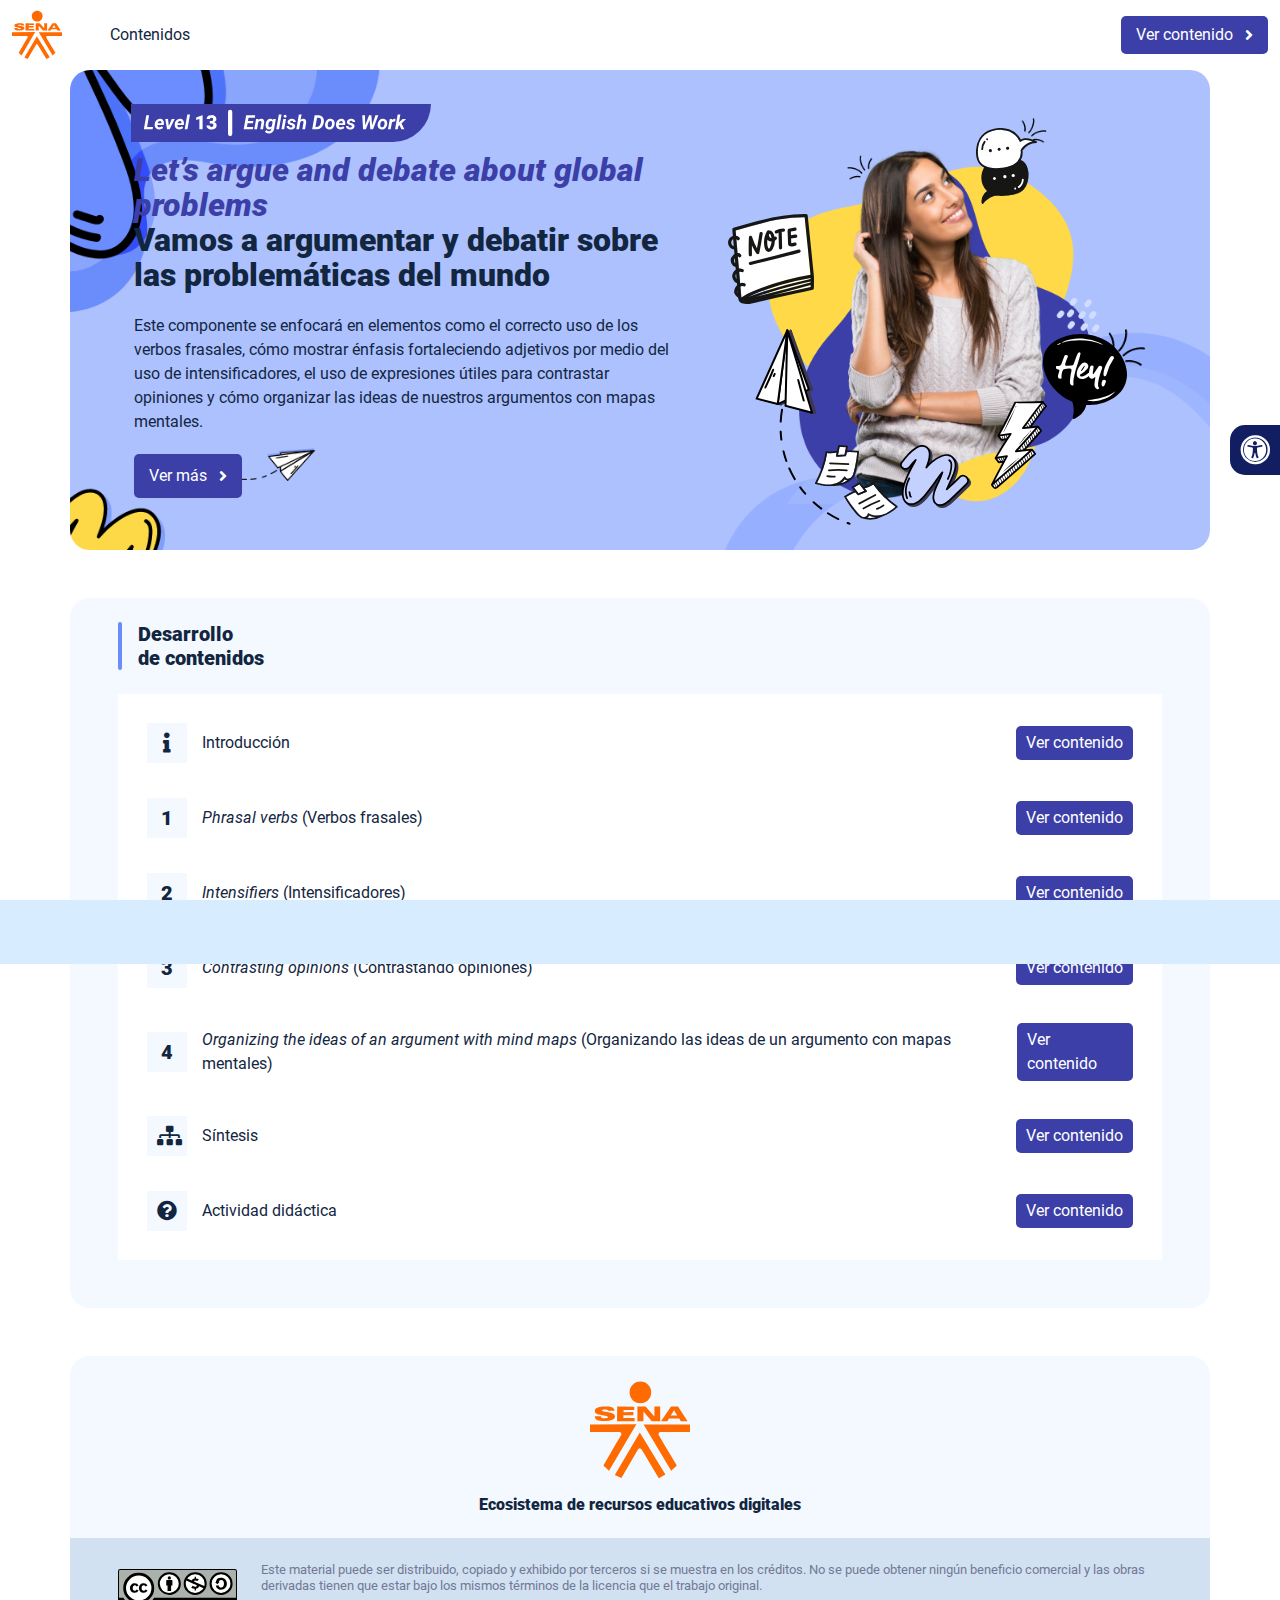
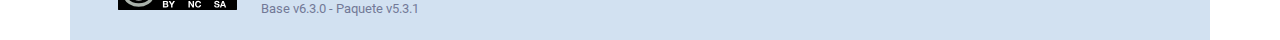
<file: index.html>
<!DOCTYPE html><html lang=""><head><meta charset="utf-8"><meta http-equiv="X-UA-Compatible" content="IE=edge"><meta name="viewport" content="width=device-width,initial-scale=1"><link rel="icon" href="favicon.ico"><title>Let’s argue and debate about global problems</title><link href="css/chunk-0c047e41.3babef71.css" rel="prefetch"><link href="css/chunk-25b302c8.3babef71.css" rel="prefetch"><link href="css/chunk-26fc7596.3babef71.css" rel="prefetch"><link href="css/chunk-2d2747e2.3babef71.css" rel="prefetch"><link href="css/chunk-32334cb6.3babef71.css" rel="prefetch"><link href="css/chunk-3c57cd7b.3babef71.css" rel="prefetch"><link href="css/chunk-4f2d402a.3babef71.css" rel="prefetch"><link href="css/chunk-4fde0a08.14d1f3e8.css" rel="prefetch"><link href="css/chunk-515a8379.c075d869.css" rel="prefetch"><link href="css/chunk-59974754.f6a63d6d.css" rel="prefetch"><link href="css/chunk-731a5fa5.126808df.css" rel="prefetch"><link href="css/chunk-766a929b.eaa133ca.css" rel="prefetch"><link href="css/chunk-f2df7d2c.3babef71.css" rel="prefetch"><link href="css/comple.b5878c89.css" rel="prefetch"><link href="css/creditos.9b335e4d.css" rel="prefetch"><link href="css/glosario.7c32ca71.css" rel="prefetch"><link href="css/referencias.04efa50a.css" rel="prefetch"><link href="css/sintesis.4533071e.css" rel="prefetch"><link href="css/tema1.20896522.css" rel="prefetch"><link href="css/tema2.20896522.css" rel="prefetch"><link href="css/tema3.4533071e.css" rel="prefetch"><link href="css/tema4.6ba19172.css" rel="prefetch"><link href="js/actividad.5ad3ec2e.js" rel="prefetch"><link href="js/chunk-0206bfa0.aceaceeb.js" rel="prefetch"><link href="js/chunk-0c047e41.b1d36135.js" rel="prefetch"><link href="js/chunk-13a6037e.77e10910.js" rel="prefetch"><link href="js/chunk-18f95272.c3fff06b.js" rel="prefetch"><link href="js/chunk-25b302c8.50a4e4be.js" rel="prefetch"><link href="js/chunk-26fc7596.3f2b003f.js" rel="prefetch"><link href="js/chunk-2c06842c.cf0b8708.js" rel="prefetch"><link href="js/chunk-2d0e96ec.2bc718f4.js" rel="prefetch"><link href="js/chunk-2d208d90.41e45e01.js" rel="prefetch"><link href="js/chunk-2d21d0e2.7d34f04e.js" rel="prefetch"><link href="js/chunk-2d22c123.697a0c8d.js" rel="prefetch"><link href="js/chunk-2d2747e2.c34510a6.js" rel="prefetch"><link href="js/chunk-2e80bb9a.0cd264fe.js" rel="prefetch"><link href="js/chunk-319206de.df48974a.js" rel="prefetch"><link href="js/chunk-31abb50e.693670da.js" rel="prefetch"><link href="js/chunk-32334cb6.fc337bc5.js" rel="prefetch"><link href="js/chunk-3603ba66.1efbf107.js" rel="prefetch"><link href="js/chunk-3c57cd7b.2b231186.js" rel="prefetch"><link href="js/chunk-4cdd78c0.15a5e443.js" rel="prefetch"><link href="js/chunk-4f2d402a.8c79c008.js" rel="prefetch"><link href="js/chunk-4fde0a08.438ec1de.js" rel="prefetch"><link href="js/chunk-515a8379.1bbac084.js" rel="prefetch"><link href="js/chunk-53ccb27e.8500f303.js" rel="prefetch"><link href="js/chunk-55d286b8.998455ee.js" rel="prefetch"><link href="js/chunk-59974754.9815f936.js" rel="prefetch"><link href="js/chunk-731a5fa5.ef34a400.js" rel="prefetch"><link href="js/chunk-766a929b.f8359263.js" rel="prefetch"><link href="js/chunk-c796899c.1a79056f.js" rel="prefetch"><link href="js/chunk-e8a7823a.8f0d5576.js" rel="prefetch"><link href="js/chunk-f2df7d2c.1fc5754b.js" rel="prefetch"><link href="js/chunk-fde47172.2cf37c35.js" rel="prefetch"><link href="js/comple.e2d96f72.js" rel="prefetch"><link href="js/creditos.aca8abed.js" rel="prefetch"><link href="js/glosario.8a47cce4.js" rel="prefetch"><link href="js/intro.5c4d7929.js" rel="prefetch"><link href="js/referencias.31c7f42b.js" rel="prefetch"><link href="js/sintesis.81c36e18.js" rel="prefetch"><link href="js/tema1.f86a0206.js" rel="prefetch"><link href="js/tema2.b60f05fb.js" rel="prefetch"><link href="js/tema3.68733612.js" rel="prefetch"><link href="js/tema4.62abec36.js" rel="prefetch"><link href="css/app.c22f65c0.css" rel="preload" as="style"><link href="css/chunk-vendors.1e7778da.css" rel="preload" as="style"><link href="js/app.1904a69e.js" rel="preload" as="script"><link href="js/chunk-vendors.692d4a23.js" rel="preload" as="script"><link href="css/chunk-vendors.1e7778da.css" rel="stylesheet"><link href="css/app.c22f65c0.css" rel="stylesheet"></head><body><noscript><strong>We're sorry but Let’s argue and debate about global problems doesn't work properly without JavaScript enabled. Please enable it to continue.</strong></noscript><div id="app"></div><script src="js/chunk-vendors.692d4a23.js"></script><script src="js/app.1904a69e.js"></script></body></html>
</file>
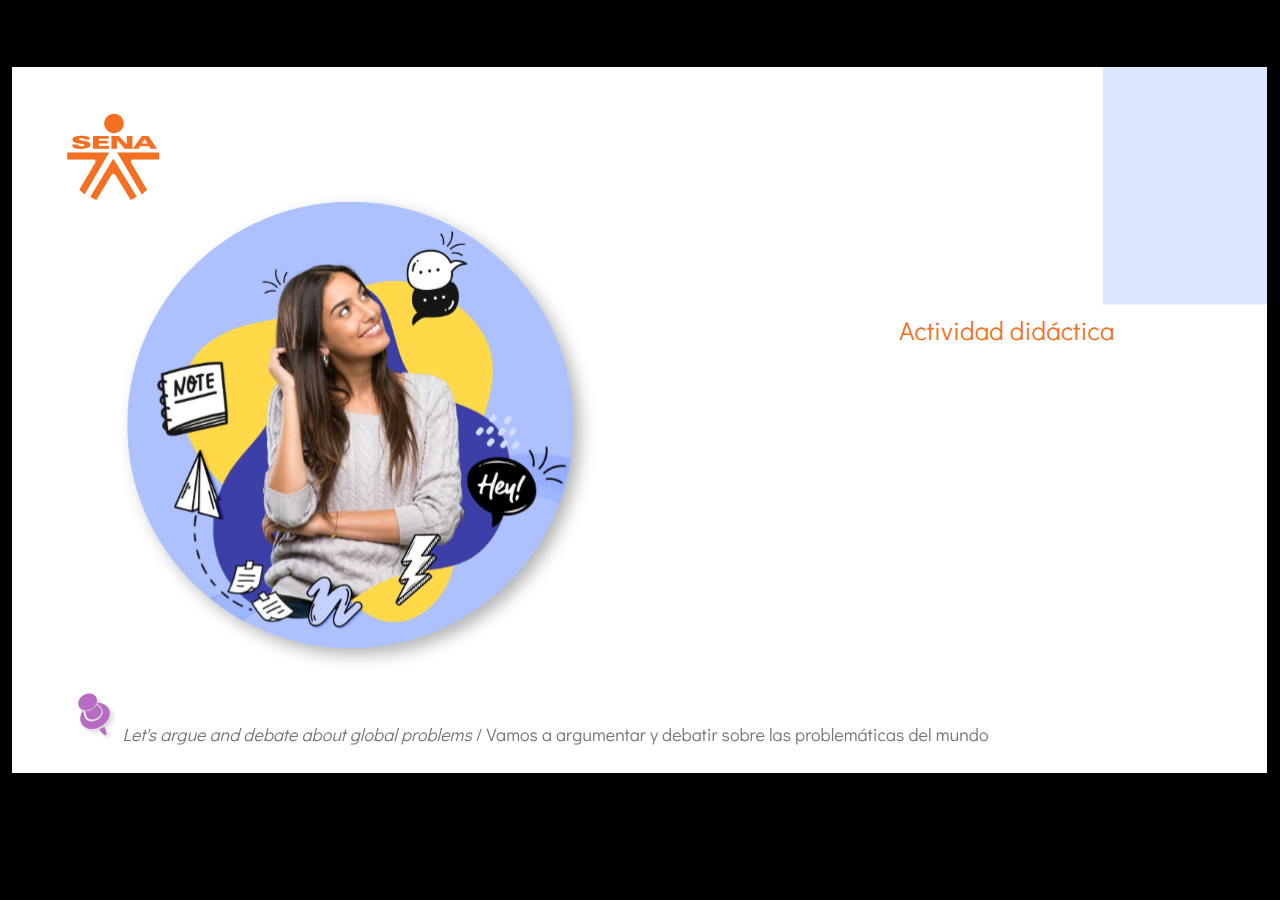
<file: actividades/story.html>
﻿<!doctype html>
<html lang="es">
<head>
  <meta charset="utf-8">
  <!-- Creado con Storyline 360 - http://www.articulate.com  -->
  <!-- version: 3.70.29211.0 -->
  <title>Actividad did&#225;ctica</title>
  <meta http-equiv="x-ua-compatible" content="IE=edge"/>
  <meta name="viewport" content="width=device-width,initial-scale=1,user-scalable=no,shrink-to-fit=no,minimal-ui"/>
  <meta name="apple-mobile-web-app-capable" content="yes"/>
  <style>
    html, body { height: 100%; padding: 0; margin: 0 }
    #app { height: 100%; width: 100%; }
  </style>

  <script>
    window.DS = {};
    window.globals = {
      DATA_PATH_BASE: '',
      HAS_FRAME: true,
      HAS_SLIDE: true,

      lmsPresent: false,
      tinCanPresent: false,
      cmi5Present: false,
      aoSupport: false,
      scale: 'show all',
      captureRc: false,
      browserSize: 'optimal',
      bgColor: '#000000',
      features: 'AccessibleVideo,ConnectionMessages,FullScreenToggle,InsertSvgPicture,LayerPresentAsDialog,MultipleQuizTracking,UpdatedScrollingPanels,UpdatedThemeEditor',
      themeName: 'classic',
      preloaderColor: '#FFFFFF',
      suppressAnalytics: false,
      productChannel: 'stable',
      publishSource: 'storyline',
      aid: 'aid|dd73bbe0-893c-4c5d-ada9-b44ee608dcb3',
      cid: '04bfd34e-cd07-4569-9f02-371561cab23e',
      playerVersion: '3.70.29211.0',
      publishTimestamp: '2022-12-21T00:12:50.6168331Z',
      maxIosVideoElements: 10,
      connectionSettings: { },

      
      parseParams: function(qs) {
        if (window.globals.parsedParams != null) {
          return window.globals.parsedParams;
        }
        qs = (qs || window.location.search.substr(1)).split('+').join(' ');
        var params = {},
            tokens,
            re = /[?&]?([^=]+)=([^&]*)/g;

        while (tokens = re.exec(qs)) {
          params[decodeURIComponent(tokens[1]).trim()] =
            decodeURIComponent(tokens[2]).trim();
        }
        window.globals.parsedParams = params;
        return params;
      }

    };
  </script>
  <script>
    var isIe11 = ('ActiveXObject' in window || window.MSBlobBuilder != null)
      && window.msCrypto != null && !window.ActiveXObject;
    if (isIe11) {
      window.globals.unsupportedBrowser = true;
      document.write(atob('[base64]'));
    }
  </script>
  
  <script>window.THREE = { };</script>
  
</head>
<body style="background: #000000" class="cs-HTML theme-classic">
  <!-- 360 -->
  <script>!function(e){var i=/iPhone/i,o=/iPod/i,n=/iPad/i,t=/(?=.*\bAndroid\b)(?=.*\bMobile\b)/i,d=/Android/i,s=/(?=.*\bAndroid\b)(?=.*\bSD4930UR\b)/i,b=/(?=.*\bAndroid\b)(?=.*\b(?:KFOT|KFTT|KFJWI|KFJWA|KFSOWI|KFTHWI|KFTHWA|KFAPWI|KFAPWA|KFARWI|KFASWI|KFSAWI|KFSAWA)\b)/i,r=/IEMobile/i,h=/(?=.*\bWindows\b)(?=.*\bARM\b)/i,a=/BlackBerry/i,l=/BB10/i,p=/Opera Mini/i,f=/(CriOS|Chrome)(?=.*\bMobile\b)/i,u=/(?=.*\bFirefox\b)(?=.*\bMobile\b)/i,c=new RegExp("(?:Nexus 7|BNTV250|Kindle Fire|Silk|GT-P1000)","i"),w=function(e,i){return e.test(i)},A=function(e){var A=e||navigator.userAgent,v=A.split("[FBAN");if(void 0!==v[1]&&(A=v[0]),this.apple={phone:w(i,A),ipod:w(o,A),tablet:!w(i,A)&&w(n,A),device:w(i,A)||w(o,A)||w(n,A)},this.amazon={phone:w(s,A),tablet:!w(s,A)&&w(b,A),device:w(s,A)||w(b,A)},this.android={phone:w(s,A)||w(t,A),tablet:!w(s,A)&&!w(t,A)&&(w(b,A)||w(d,A)),device:w(s,A)||w(b,A)||w(t,A)||w(d,A)},this.windows={phone:w(r,A),tablet:w(h,A),device:w(r,A)||w(h,A)},this.other={blackberry:w(a,A),blackberry10:w(l,A),opera:w(p,A),firefox:w(u,A),chrome:w(f,A),device:w(a,A)||w(l,A)||w(p,A)||w(u,A)||w(f,A)},this.seven_inch=w(c,A),this.any=this.apple.device||this.android.device||this.windows.device||this.other.device||this.seven_inch,this.phone=this.apple.phone||this.android.phone||this.windows.phone,this.tablet=this.apple.tablet||this.android.tablet||this.windows.tablet,"undefined"==typeof window)return this},v=function(){var e=new A;return e.Class=A,e};"undefined"!=typeof module&&module.exports&&"undefined"==typeof window?module.exports=A:"undefined"!=typeof module&&module.exports&&"undefined"!=typeof window?module.exports=v():"function"==typeof define&&define.amd?define("isMobile",[],e.isMobile=v()):e.isMobile=v()}(this);
    window.isMobile.apple.tablet = window.isMobile.apple.tablet ||
      (navigator.platform === 'MacIntel' && navigator.maxTouchPoints > 1);
    window.isMobile.apple.device = window.isMobile.apple.device || window.isMobile.apple.tablet;
    window.isMobile.tablet = window.isMobile.tablet || window.isMobile.apple.tablet;
    window.isMobile.any = window.isMobile.any || window.isMobile.apple.tablet;
  </script>

  <div id="focus-sink" tabindex="-1"></div>

  <div id="preso"></div>
  <script>
    (function() {

      var classTypes = [ 'desktop', 'mobile', 'phone', 'tablet' ];

      var addDeviceClasses = function(prefix, testObj) {
        var curr, i;
        for (i = 0; i < classTypes.length; i++) {
          curr = classTypes[i];
          if (testObj[curr]) {
            document.body.classList.add(prefix + curr);
          }
        }
      };

      var params = window.globals.parseParams(),
          isDevicePreview = params.devicepreview === '1',
          isPhoneOverride = params.deviceType === 'phone' || (isDevicePreview && params.phone == '1'),
          isTabletOverride = (params.deviceType === 'tablet' || isDevicePreview) && !isPhoneOverride,
          isMobileOverride = isPhoneOverride || isTabletOverride;

      var deviceView = {
        desktop: !window.isMobile.any && !isMobileOverride,
        mobile: window.isMobile.any || isMobileOverride,
        phone: isPhoneOverride || (window.isMobile.phone && !isTabletOverride),
        tablet: isTabletOverride || window.isMobile.tablet
      };

      window.globals.deviceView = deviceView;
      window.isMobile.desktop = !window.isMobile.any;
      window.isMobile.mobile = window.isMobile.any;

      addDeviceClasses('view-', deviceView);

    })();
  </script>
  
  <script src='story_content/user.js' type=text/javascript></script>
  <div class="slide-loader"></div>

  <script>
    if (window.globals.deviceView.isMobile) { var doc = document, loader = doc.body.querySelector('.slide-loader'); [ 1, 2, 3 ].forEach(function(n) { var d = doc.createElement('div'); d.style.backgroundColor = window.globals.preloaderColor; d.classList.add('mobile-loader-dot'); d.classList.add('dot' + n); loader.appendChild(d); }); }
  </script>

  <div class="mobile-load-title-overlay" style="display: none">
    <div class="mobile-load-title">Actividad did&#225;ctica</div>
  </div>

  <div class="mobile-chrome-warning"></div>

  
<style>
  .warn-connection-dialog {
    display: none;
    background: transparent;
    pointer-events: none;
    position: fixed;
    left: 0;
    top: 0;
    width: 100%;
    height: 100%;
    z-index: 999;
  }

  .warn-connection-content {
    border-radius: 4px;
    background: white;
    border: 1px solid #E7E7E7;
    color: #333333;
    box-shadow: 0 2px 4px rgba(0, 0, 0, 0.25);
    transition: all 150ms ease-out;
    position: absolute;
    white-space: nowrap;
  }

  .view-phone.is-landscape .warn-connection-content {
    left: 23px;
    bottom: 23px;
  }

  .view-tablet.is-landscape .warn-connection-content {
    left: 50%;
    top: 20px;
    transform: translateX(-50%);
  }

  .is-portrait .warn-connection-content {
    transform: translate(-50%, calc(-100% - 15px));
  }

  .warn-connection-content p {
    display: inline-block;
    margin: 0 8px 0 0;
    line-height: 33px;
    font-size: 11px;
  }

  .warn-connection-content svg {
    position: relative;
    vertical-align: middle;
    margin: 0 2px 2px 8px;
  }

  .view-desktop .warn-connection-content {
    left: 1.5em;
    bottom: 1.5em;
  }

  .view-desktop .warn-connection-content p {
    font-size: 1.1em;
  }

  .is-offline .warn-connection-dialog {
    display: block;
  }

  .is-offline .cs-panel * {
    pointer-events: none !important;
  }

  .is-offline .cs-panel {
    pointer-events: all !important;
  }

  .is-offline #nav-controls * {
    pointer-events: none !important;
  }

  .is-offline #nav-controls {
    pointer-events: all !important;
  }
</style>

<div class="warn-connection-dialog">
  <div class="warn-connection-content">
    <svg width="17" height="15" viewBox="0 0 17 15" xmlns="http://www.w3.org/2000/svg">
      <path fill="#8F0000" stroke="white" d="M16.07,12.98 L15.88,12.23 L9.51,1.21 C8.97,0.26,7.6,0.26,7.06,1.21 L0.69,12.23 C0.15,13.16,0.81,14.36,1.91,14.36 H14.65 C15.47,14.36,16.05,13.7,16.07,12.98 Z"/>
      <path fill="white" stroke="white" d="M8.58,5.5 C8.35,5.28,8.5,5.35,8.21,5.32 C8.09,5.35,7.97,5.49,7.96,5.67 C7.97,5.79,7.98,5.92,7.98,6.04 L7.98,6.04 C7.99,6.17,8,6.31,8.01,6.43 L8.01,6.44 C8.03,6.92,8.06,7.41,8.09,7.9 L8.09,7.9 C8.12,8.39,8.14,8.88,8.17,9.37 C8.17,9.39,8.18,9.42,8.2,9.44 C8.23,9.46,8.25,9.47,8.28,9.47 C8.31,9.47,8.34,9.46,8.35,9.44 C8.37,9.43,8.38,9.4,8.39,9.35 L8.39,9.34 C8.39,9.24,8.4,9.15,8.4,9.05 L8.4,9.05 C8.41,8.96,8.41,8.86,8.42,8.75 C8.43,8.44,8.45,8.12,8.47,7.81 L8.47,7.81 C8.49,7.49,8.51,7.18,8.53,6.87 C8.55,6.46,8.56,6.05,8.59,5.64 L8.6,5.62 C8.6,5.57,8.59,5.53,8.58,5.5 L8.21,5.32 Z"/>
      <circle fill="white" stroke="white" cx="8.3" cy="11.35" r="0.3"/>
    </svg>
    <p>You are offline. Trying to reconnect...</p>
  </div>
</div>

<script>
  (function() {
    window.DS.connection = {
      warningShown: false,
      assets: {},
      loadingAssetGroup: false,
      retryDelay: 500
    };

    // @TODO this is POC code and can be cleaned up a bit more if we move forward
    // with the feature



    // The `window.globals.features` variable must be set in `webpack.dev.config` when testing locally - it is not enough
    // to have it in the data - but it must be set there as well.
    var useConnectionMessages = window.AbortController != null &&
      window.location.protocol != 'file:' &&
      window.globals.features.indexOf('ConnectionMessages') != -1;

    window.DS.connection.useConnectionMessages = useConnectionMessages

    var assetCount = 0;
    var checkLoadedId;
    var connectionSettings = window.globals.connectionSettings;

    if (useConnectionMessages && connectionSettings != null) {
      var contentEl = document.querySelector('.warn-connection-content');
      var messageEl = contentEl.querySelector('p')

      if (connectionSettings.useDarkTheme) {
        contentEl.style.borderColor = '#BABBBA';
        contentEl.style.backgroundColor = '#282828';
        contentEl.style.color = '#FFFFFF';
      }

      if (connectionSettings.message != null) {
        messageEl.textContent = window.decodeURIComponent(connectionSettings.message);
      }
    }

    function checkAssetsReady() {
      for (var i in DS.connection.assets) {
        if (!DS.connection.assets[i].success) {
          return false;
        }
      }
      return true;
    }

    function stopAssetGroup() {
      if (!useConnectionMessages) { return; }

      assetCount = 0;

      DS.connection.oldAssetGroup = DS.connection.assets;
      DS.connection.assets = {};
      DS.connection.loadingAssetGroup = false;
      clearInterval(checkLoadedId);
    }

    function startAssetGroup() {
      if (!useConnectionMessages) { return; }
      var ticks = 0;
      clearInterval(checkLoadedId);
      checkLoadedId = setInterval(function() {
        var loaded = 0;
        if (assetCount === 0 && loaded === 0) {
          clearInterval(checkLoadedId);
          return;
        }

        for (var i in DS.connection.assets) {
          if (DS.connection.assets[i].success) {
            loaded++;
          }
        }

        if (assetCount === loaded && checkAssetsReady()) {
          for (var i in DS.connection.assets) {
            if (DS.connection.assets[i].action) {
              DS.connection.assets[i].action();
            }
          }
          hideWarning();
          stopAssetGroup();
        }
      }, 100)
    }

    function requiredAsset(url, action, retry, type) {
      if (!useConnectionMessages) { return; }
      if (DS.connection.assets[url]) { return; }

      DS.connection.assets[url] = {
        success: false, action: action, retry: retry, type: type
      };
      assetCount = Object.keys(DS.connection.assets).length;
      if (!DS.connection.loadingAssetGroup) {
        startAssetGroup();
      }
      DS.connection.loadingAssetGroup = true;
    }

    function assetLoaded(url) {
      if (!useConnectionMessages) { return; }
      if (DS.connection.assets[url]) {
        DS.connection.assets[url].success = true;
      }
    }

    function assetFailed(url) {
      if (!useConnectionMessages) { return; }
      if (!DS.connection.assets[url]) {
        if (/\.js$/.test(url)) {
          setTimeout(function() {
            if (DS.connection.lastSlideLoaded != null) {
              DS.connection.lastSlideLoaded();
            }
          }, DS.connection.retryDelay);
        }
        return;
      }
      if (!DS.connection.warningShown) { showWarning(); }
      if (DS.connection.assets[url].retry) {
        setTimeout(function() {
          if (!DS.connection.assets[url].success) {
            DS.connection.assets[url].retry()
          }
        }, DS.connection.retryDelay);
      }
    }

    function hideWarning() {
      document.body.classList.remove('is-offline');
      DS.connection.warningShown = false;
    }
    DS.connection.hideWarning = hideWarning

    function showWarning(btn) {
      document.body.classList.add('is-offline')
      DS.connection.warningShown = true;
      updateWarningPosition();
    }

    function updateWarningPosition() {
      if (!DS.connection.warningShown) {
        return;
      }

      var isPortrait = document.body.classList.contains('is-portrait');
      var warningEl = document.querySelector('.warn-connection-content');

      if (isPortrait) {
        var slide = document.querySelector('.primary-slide');
        var slideRect = slide.getBoundingClientRect();

        warningEl.style.top = `${slideRect.top}px`
        warningEl.style.left = `${slideRect.left + slideRect.width / 2}px`
      } else {
        warningEl.style.top = null;
        warningEl.style.left = null;
      }

      window.requestAnimationFrame(updateWarningPosition);
    }

    // these will all be noops if the feature flag isn't set in
    // the data and `window.globals.features`
    DS.connection.requiredAsset = requiredAsset;
    DS.connection.assetLoaded = assetLoaded;
    DS.connection.assetFailed = assetFailed;
    DS.connection.stopAssetGroup = stopAssetGroup;
    DS.connection.startAssetGroup = startAssetGroup;
  })();
</script>


  <script>
    
    if (window.autoSpider && window.vInterfaceObject) {
      document.querySelector('.mobile-load-title-overlay').style.display = 'none';
    }
  </script>

  

  <link rel="stylesheet" href="html5/data/css/output.min.css" data-noprefix/>
</body>
<script src="html5/lib/scripts/bootstrapper.min.js"></script>
</html>
</file>
<file: css/chunk-0c047e41.3babef71.css>
.actividad[data-v-22adfd6b]{background-color:#f2f2f2}.horizontal-scroll__wrapper[data-v-22adfd6b]{overflow:hidden}.horizontal-scroll[data-v-22adfd6b]{display:flex;transition:transform .5s ease-in-out;align-items:center;flex-wrap:nowrap}.horizontal-scroll[data-v-22adfd6b]:not(.row){width:100%}.horizontal-scroll--item-fw[data-v-22adfd6b]>div{flex-grow:0;flex-shrink:0;width:100%;margin:0!important}
</file>
<file: css/chunk-25b302c8.3babef71.css>
.actividad[data-v-22adfd6b]{background-color:#f2f2f2}.horizontal-scroll__wrapper[data-v-22adfd6b]{overflow:hidden}.horizontal-scroll[data-v-22adfd6b]{display:flex;transition:transform .5s ease-in-out;align-items:center;flex-wrap:nowrap}.horizontal-scroll[data-v-22adfd6b]:not(.row){width:100%}.horizontal-scroll--item-fw[data-v-22adfd6b]>div{flex-grow:0;flex-shrink:0;width:100%;margin:0!important}
</file>
<file: css/chunk-26fc7596.3babef71.css>
.actividad[data-v-22adfd6b]{background-color:#f2f2f2}.horizontal-scroll__wrapper[data-v-22adfd6b]{overflow:hidden}.horizontal-scroll[data-v-22adfd6b]{display:flex;transition:transform .5s ease-in-out;align-items:center;flex-wrap:nowrap}.horizontal-scroll[data-v-22adfd6b]:not(.row){width:100%}.horizontal-scroll--item-fw[data-v-22adfd6b]>div{flex-grow:0;flex-shrink:0;width:100%;margin:0!important}
</file>
<file: css/chunk-2d2747e2.3babef71.css>
.actividad[data-v-22adfd6b]{background-color:#f2f2f2}.horizontal-scroll__wrapper[data-v-22adfd6b]{overflow:hidden}.horizontal-scroll[data-v-22adfd6b]{display:flex;transition:transform .5s ease-in-out;align-items:center;flex-wrap:nowrap}.horizontal-scroll[data-v-22adfd6b]:not(.row){width:100%}.horizontal-scroll--item-fw[data-v-22adfd6b]>div{flex-grow:0;flex-shrink:0;width:100%;margin:0!important}
</file>
<file: css/chunk-32334cb6.3babef71.css>
.actividad[data-v-22adfd6b]{background-color:#f2f2f2}.horizontal-scroll__wrapper[data-v-22adfd6b]{overflow:hidden}.horizontal-scroll[data-v-22adfd6b]{display:flex;transition:transform .5s ease-in-out;align-items:center;flex-wrap:nowrap}.horizontal-scroll[data-v-22adfd6b]:not(.row){width:100%}.horizontal-scroll--item-fw[data-v-22adfd6b]>div{flex-grow:0;flex-shrink:0;width:100%;margin:0!important}
</file>
<file: css/chunk-3c57cd7b.3babef71.css>
.actividad[data-v-22adfd6b]{background-color:#f2f2f2}.horizontal-scroll__wrapper[data-v-22adfd6b]{overflow:hidden}.horizontal-scroll[data-v-22adfd6b]{display:flex;transition:transform .5s ease-in-out;align-items:center;flex-wrap:nowrap}.horizontal-scroll[data-v-22adfd6b]:not(.row){width:100%}.horizontal-scroll--item-fw[data-v-22adfd6b]>div{flex-grow:0;flex-shrink:0;width:100%;margin:0!important}
</file>
<file: css/chunk-4f2d402a.3babef71.css>
.actividad[data-v-22adfd6b]{background-color:#f2f2f2}.horizontal-scroll__wrapper[data-v-22adfd6b]{overflow:hidden}.horizontal-scroll[data-v-22adfd6b]{display:flex;transition:transform .5s ease-in-out;align-items:center;flex-wrap:nowrap}.horizontal-scroll[data-v-22adfd6b]:not(.row){width:100%}.horizontal-scroll--item-fw[data-v-22adfd6b]>div{flex-grow:0;flex-shrink:0;width:100%;margin:0!important}
</file>
<file: css/chunk-4fde0a08.14d1f3e8.css>
.actividad[data-v-a108b06a]{background-color:#f2f2f2}.header[data-v-a108b06a]{position:sticky;top:0;padding-top:10px;padding-bottom:10px;background-color:#fff;z-index:10010;line-height:1.1em}.header__logo[data-v-a108b06a]{width:50px}@media (max-width:576px){.header__componente-formativo[data-v-a108b06a]{font-size:.8em}}.header__menu[data-v-a108b06a]{cursor:pointer}.header__menu span[data-v-a108b06a]{font-size:.7em;display:block;line-height:1em;text-align:center;color:#111e61}.header__menu__btn[data-v-a108b06a]{width:30px;height:30px;position:relative;margin-bottom:4px}.header__menu__btn .line-1[data-v-a108b06a],.header__menu__btn .line-2[data-v-a108b06a],.header__menu__btn .line-3[data-v-a108b06a]{height:4px;width:30px;background-color:#111e61;transform-origin:center center;position:absolute;left:0;border-radius:2px}.header__menu__btn .line-1[data-v-a108b06a]{top:4px;-webkit-animation:line-1-inactive-data-v-a108b06a .5s ease-in-out forwards;animation:line-1-inactive-data-v-a108b06a .5s ease-in-out forwards}.header__menu__btn .line-2[data-v-a108b06a]{top:13px;-webkit-animation:line-2-inactive-data-v-a108b06a .5s ease-in-out forwards;animation:line-2-inactive-data-v-a108b06a .5s ease-in-out forwards}.header__menu__btn .line-3[data-v-a108b06a]{top:22px;-webkit-animation:line-3-inactive-data-v-a108b06a .5s ease-in-out forwards;animation:line-3-inactive-data-v-a108b06a .5s ease-in-out forwards}.header__menu__btn[data-v-a108b06a]:hover{cursor:pointer}.header__menu__btn--open .line-1[data-v-a108b06a]{-webkit-animation:line-1-active-data-v-a108b06a .5s ease-in-out forwards;animation:line-1-active-data-v-a108b06a .5s ease-in-out forwards}.header__menu__btn--open .line-2[data-v-a108b06a]{-webkit-animation:line-2-active-data-v-a108b06a .5s ease-in-out forwards;animation:line-2-active-data-v-a108b06a .5s ease-in-out forwards}.header__menu__btn--open .line-3[data-v-a108b06a]{-webkit-animation:line-3-active-data-v-a108b06a .5s ease-in-out forwards;animation:line-3-active-data-v-a108b06a .5s ease-in-out forwards}@-webkit-keyframes line-1-active-data-v-a108b06a{0%{transform:translate(0) rotate(0)}50%{transform:translateY(9px) rotate(0)}to{transform:translateY(9px) rotate(45deg)}}@keyframes line-1-active-data-v-a108b06a{0%{transform:translate(0) rotate(0)}50%{transform:translateY(9px) rotate(0)}to{transform:translateY(9px) rotate(45deg)}}@-webkit-keyframes line-2-active-data-v-a108b06a{0%{transform:scale(1)}to{transform:scale(0)}}@keyframes line-2-active-data-v-a108b06a{0%{transform:scale(1)}to{transform:scale(0)}}@-webkit-keyframes line-3-active-data-v-a108b06a{0%{transform:translate(0) rotate(0)}50%{transform:translateY(-9px) rotate(0)}to{transform:translateY(-9px) rotate(-45deg)}}@keyframes line-3-active-data-v-a108b06a{0%{transform:translate(0) rotate(0)}50%{transform:translateY(-9px) rotate(0)}to{transform:translateY(-9px) rotate(-45deg)}}@-webkit-keyframes line-1-inactive-data-v-a108b06a{0%{transform:translateY(9px) rotate(45deg)}50%{transform:translateY(9px) rotate(0)}to{transform:translate(0) rotate(0)}}@keyframes line-1-inactive-data-v-a108b06a{0%{transform:translateY(9px) rotate(45deg)}50%{transform:translateY(9px) rotate(0)}to{transform:translate(0) rotate(0)}}@-webkit-keyframes line-2-inactive-data-v-a108b06a{0%{transform:scale(0)}to{transform:scale(1)}}@keyframes line-2-inactive-data-v-a108b06a{0%{transform:scale(0)}to{transform:scale(1)}}@-webkit-keyframes line-3-inactive-data-v-a108b06a{0%{transform:translateY(-9px) rotate(-45deg)}50%{transform:translateY(-9px) rotate(0)}to{transform:translate(0) rotate(0)}}@keyframes line-3-inactive-data-v-a108b06a{0%{transform:translateY(-9px) rotate(-45deg)}50%{transform:translateY(-9px) rotate(0)}to{transform:translate(0) rotate(0)}}
</file>
<file: css/chunk-515a8379.c075d869.css>
.actividad{background-color:#f2f2f2}.banner-interno{position:relative}.banner-interno__fondo{position:absolute;top:0;bottom:-50px;left:0;right:0;background-color:#adc1fe;background-size:cover;background-position:50%}.banner-interno__titulo{display:flex;align-items:center}.banner-interno__titulo__icono{display:block;width:32px;height:32px;border-radius:50%;background-color:#12263f;position:relative}.banner-interno__titulo__icono i{color:#adc1fe;position:absolute;left:50%;top:50%;transform:translate(-50%,-50%)}.banner-interno__titulo h1,.banner-interno__titulo h2,.banner-interno__titulo h3,.banner-interno__titulo h4,.banner-interno__titulo h5,.banner-interno__titulo h6{color:#12263f;line-height:1.1em}
</file>
<file: css/chunk-59974754.f6a63d6d.css>
.actividad{background-color:#f2f2f2}.aside-menu{position:sticky;top:70px;flex:0 0 0;width:0;min-height:calc(100vh - 70px);max-height:calc(100vh - 70px);background-color:#f3f9ff;transition:flex .5s ease-in-out,width .5s ease-in-out;overflow-x:hidden;z-index:100001}.aside-menu a{color:#111e61}.aside-menu--open{flex:0 0 300px;width:300px}.aside-menu__content{width:300px;display:flex;flex-direction:column;justify-content:space-between;min-height:calc(100vh - 70px);max-height:calc(100vh - 70px);border-right:1px solid #d8ecff}@media (max-height:800px){.aside-menu__content{min-height:800px;max-height:800px;overflow-y:auto}}.aside-menu__header{padding:10px;text-align:center;background-color:#d8ecff}.aside-menu__header h4{margin:0}.aside-menu__menu{overflow-y:auto;flex-grow:1;list-style:none;padding-left:0;margin-bottom:0}.aside-menu__menu__item--active .aside-menu__menu__item__lnk,.aside-menu__menu__item--active .aside-menu__sec-menu__item__lnk{background-color:#d8ecff;font-weight:700}.aside-menu__menu__item--sub-menu:hover,.aside-menu__menu__item:hover,.aside-menu__sec-menu__item:hover{background-color:#d8ecff}.aside-menu__menu__item--sub-menu{padding-left:10px}.aside-menu__menu__item--sub-menu--active .aside-menu__menu__item__lnk,.aside-menu__menu__item--sub-menu--active .aside-menu__sec-menu__item__lnk{background-color:#d8ecff;font-weight:700;position:relative}.aside-menu__menu__item--sub-menu--active .aside-menu__menu__item__lnk:before,.aside-menu__menu__item--sub-menu--active .aside-menu__sec-menu__item__lnk:before{content:"";display:block;position:absolute;left:0;bottom:0;top:0;width:4px;border-radius:2px;background-color:#6b8dfc}.aside-menu__menu__item__lnk,.aside-menu__sec-menu__item__lnk{display:flex;align-items:center;padding:10px 15px;line-height:1.1em}.aside-menu__menu__item__lnk i,.aside-menu__menu__item__lnk span,.aside-menu__sec-menu__item__lnk i,.aside-menu__sec-menu__item__lnk span{margin-right:10px}.aside-menu__menu__item__lnk i:last-child,.aside-menu__menu__item__lnk span:last-child,.aside-menu__sec-menu__item__lnk i:last-child,.aside-menu__sec-menu__item__lnk span:last-child{margin-right:0}.aside-menu__sec-menu{background-color:#d8ecff;padding:10px 0;flex-shrink:0;margin-bottom:0}.aside-menu__sec-menu__item{padding:10px 15px}.aside-menu__sec-menu__item__lnk{padding:0;border-radius:1em}.aside-menu__sec-menu__item__lnk i{display:block;width:2em;height:2em;padding:.5em 0;text-align:center;background-color:#fff;border-radius:50%}.aside-menu__sec-menu__item__lnk:hover{background-color:#fff}@media (max-width:992px){.aside-menu{position:fixed;top:70px}}@media (max-width:576px){.aside-menu__sec-menu{padding-bottom:110px}}
</file>
<file: css/chunk-731a5fa5.126808df.css>
.actividad[data-v-4f6b7c58]{background-color:#f2f2f2}.accesibilidad[data-v-4f6b7c58]{position:fixed;right:0;top:50vh;height:50px;background-color:#111e61;border-top-left-radius:15px;border-bottom-left-radius:15px;transform:translateY(-50%) translateX(100%) translateX(-50px);overflow:hidden;transition:transform .3s ease-in-out,height .3s ease-in-out}.accesibilidad[data-v-4f6b7c58]:hover{transform:translateY(-50%) translateX(0);height:12.75rem}.accesibilidad [data-v-4f6b7c58]{color:#fff}.accesibilidad__menu__content .accesibilidad__menu__item[data-v-4f6b7c58]{cursor:pointer}.accesibilidad__menu__content .accesibilidad__menu__item[data-v-4f6b7c58]:hover{background-color:#273685}.accesibilidad__menu__content .accesibilidad__menu__item[data-v-4f6b7c58]:last-child{border:none}.accesibilidad__menu__item[data-v-4f6b7c58]{display:flex;align-items:center;padding:10px;border-bottom:1px solid #273685;line-height:1em;-webkit-user-select:none;-moz-user-select:none;-ms-user-select:none;user-select:none}.accesibilidad__menu i[data-v-4f6b7c58]{font-size:30px;font-style:normal;margin-right:10px;line-height:1em}.accesibilidad__menu img[data-v-4f6b7c58]{width:30px;margin-right:10px}
</file>
<file: css/chunk-766a929b.eaa133ca.css>
.actividad{background-color:#f2f2f2}.barra-avance{display:flex;align-items:center;justify-content:space-between;position:fixed;bottom:0;left:0;width:100%;padding:10px;background-color:#d8ecff;transition:transform .5s ease-in-out;z-index:100000}.barra-avance__barra{margin:0 20px;flex:1;position:relative;max-width:800px}.barra-avance__barra--amarilla,.barra-avance__barra--blanca{height:4px}.barra-avance__barra--amarilla:after,.barra-avance__barra--amarilla:before,.barra-avance__barra--blanca:after,.barra-avance__barra--blanca:before{content:"";display:block;width:10px;height:10px;border-radius:50%;position:absolute;top:50%}.barra-avance__barra--amarilla:before,.barra-avance__barra--blanca:before{left:0;transform:translate(-50%,-50%)}.barra-avance__barra--amarilla:after,.barra-avance__barra--blanca:after{right:0;transform:translate(50%,-50%)}.barra-avance__barra--blanca,.barra-avance__barra--blanca:after,.barra-avance__barra--blanca:before{background-color:#fff}.barra-avance__barra--amarilla{position:absolute;width:100%;top:0;background-color:#3c3fa7}.barra-avance__barra--amarilla:after,.barra-avance__barra--amarilla:before{background-color:#3c3fa7}.barra-avance__boton--regresar{background-color:#b0c0d2}.barra-avance__boton--regresar span{color:#111e61!important}.barra-avance__boton--disable{opacity:0;pointer-events:none}.barra-avance--open{transform:translateY(0)}.barra-avance--close{transform:translateY(100%)}
</file>
<file: css/chunk-f2df7d2c.3babef71.css>
.actividad[data-v-22adfd6b]{background-color:#f2f2f2}.horizontal-scroll__wrapper[data-v-22adfd6b]{overflow:hidden}.horizontal-scroll[data-v-22adfd6b]{display:flex;transition:transform .5s ease-in-out;align-items:center;flex-wrap:nowrap}.horizontal-scroll[data-v-22adfd6b]:not(.row){width:100%}.horizontal-scroll--item-fw[data-v-22adfd6b]>div{flex-grow:0;flex-shrink:0;width:100%;margin:0!important}
</file>
<file: css/comple.b5878c89.css>
.banner-interno{position:relative}.banner-interno__fondo{position:absolute;top:0;bottom:-50px;left:0;right:0;background-color:#adc1fe;background-size:cover;background-position:50%}.banner-interno__titulo{display:flex;align-items:center}.banner-interno__titulo__icono{display:block;width:32px;height:32px;border-radius:50%;background-color:#12263f;position:relative}.banner-interno__titulo__icono i{color:#adc1fe;position:absolute;left:50%;top:50%;transform:translate(-50%,-50%)}.banner-interno__titulo h1,.banner-interno__titulo h2,.banner-interno__titulo h3,.banner-interno__titulo h4,.banner-interno__titulo h5,.banner-interno__titulo h6{color:#12263f;line-height:1.1em}.actividad{background-color:#f2f2f2}.complementario__enlaces{display:flex;justify-content:center;flex-wrap:wrap}.complementario__enlaces a{margin:0 5px}.complementario__btn{font-size:1.5em;line-height:1em}table{width:calc(100% - 1px);min-width:800px}table thead{background-color:#d8ecff}table thead th{border-color:#d8ecff}table td,table th{padding:25px 20px;text-align:center}
</file>
<file: css/creditos.9b335e4d.css>
.banner-interno{position:relative}.banner-interno__fondo{position:absolute;top:0;bottom:-50px;left:0;right:0;background-color:#adc1fe;background-size:cover;background-position:50%}.banner-interno__titulo{display:flex;align-items:center}.banner-interno__titulo__icono{display:block;width:32px;height:32px;border-radius:50%;background-color:#12263f;position:relative}.banner-interno__titulo__icono i{color:#adc1fe;position:absolute;left:50%;top:50%;transform:translate(-50%,-50%)}.banner-interno__titulo h1,.banner-interno__titulo h2,.banner-interno__titulo h3,.banner-interno__titulo h4,.banner-interno__titulo h5,.banner-interno__titulo h6{color:#12263f;line-height:1.1em}.actividad{background-color:#f2f2f2}.creditos-vista .tarjeta.credito{background-color:#d2e1f1}.creditos{color:#727997;overflow-x:auto}.creditos__item{min-width:490px}.creditos p{line-height:1.3em;margin-bottom:0;color:#727997}.creditos__titulo{font-weight:700;background-color:#d2e1f1;padding:5px 10px;border-top-radius:5px;border-top-left-radius:5px;border-top-right-radius:5px}.creditos table td,.creditos table th{border-color:#d2e1f1}
</file>
<file: css/glosario.7c32ca71.css>
.banner-interno{position:relative}.banner-interno__fondo{position:absolute;top:0;bottom:-50px;left:0;right:0;background-color:#adc1fe;background-size:cover;background-position:50%}.banner-interno__titulo{display:flex;align-items:center}.banner-interno__titulo__icono{display:block;width:32px;height:32px;border-radius:50%;background-color:#12263f;position:relative}.banner-interno__titulo__icono i{color:#adc1fe;position:absolute;left:50%;top:50%;transform:translate(-50%,-50%)}.banner-interno__titulo h1,.banner-interno__titulo h2,.banner-interno__titulo h3,.banner-interno__titulo h4,.banner-interno__titulo h5,.banner-interno__titulo h6{color:#12263f;line-height:1.1em}.actividad{background-color:#f2f2f2}.glosario__letra-item{display:flex}.glosario__letra-item__texto{padding-top:5px}.glosario__letra-item__letra__icono{width:32px;height:32px;position:relative;line-height:1em;border-radius:50%;background-color:#d2e1f1}.glosario__letra-item__letra__icono span{position:absolute;left:50%;top:50%;transform:translate(-50%,-50%);font-size:1.1em;font-weight:900}
</file>
<file: css/referencias.04efa50a.css>
.banner-interno{position:relative}.banner-interno__fondo{position:absolute;top:0;bottom:-50px;left:0;right:0;background-color:#adc1fe;background-size:cover;background-position:50%}.banner-interno__titulo{display:flex;align-items:center}.banner-interno__titulo__icono{display:block;width:32px;height:32px;border-radius:50%;background-color:#12263f;position:relative}.banner-interno__titulo__icono i{color:#adc1fe;position:absolute;left:50%;top:50%;transform:translate(-50%,-50%)}.banner-interno__titulo h1,.banner-interno__titulo h2,.banner-interno__titulo h3,.banner-interno__titulo h4,.banner-interno__titulo h5,.banner-interno__titulo h6{color:#12263f;line-height:1.1em}.actividad{background-color:#f2f2f2}.referencias__item:last-child hr{display:none}.referencias__item a{color:#2196f3;text-decoration:underline;overflow-wrap:break-word}
</file>
<file: css/sintesis.4533071e.css>
.actividad{background-color:#f2f2f2}.traduccionAudio{border-radius:10px;overflow:hidden}.traduccionAudio__chat{overflow-y:scroll;overflow-x:hidden;height:450px;margin-right:1.5rem;padding-top:.5rem;padding-right:1.5rem}.traduccionAudio__chat::-webkit-scrollbar{width:10px}.traduccionAudio__chat::-webkit-scrollbar-track{border-radius:10px;background-color:#e5e5e5}.traduccionAudio__chat::-webkit-scrollbar-thumb{background-color:#b4bfd8;height:20px;border-radius:10px}.traduccionAudio__chat::-webkit-scrollbar-thumb:active,.traduccionAudio__chat::-webkit-scrollbar-thumb:hover{background-color:#6b8dfc}@media only screen and (max-width:768px){.traduccionAudio__chat{height:300px;margin-right:0;padding-right:.5rem}.traduccionAudio__chat .traduccionAudio__chat__item{margin-right:0}}@media only screen and (max-width:450px){.traduccionAudio__chat{height:250px}}.traduccionAudio__chat__item{display:flex;align-items:flex-start}.traduccionAudio__chat__item__message{display:inline-block}.traduccionAudio__chat__item__message__bubble{text-align:left;padding:1em;border-radius:10px;background-color:#fff;position:relative}@media (max-width:768px){.traduccionAudio__chat__item__message__bubble{padding:.5em}}.traduccionAudio__chat__item:nth-child(2n){flex-direction:row-reverse}.traduccionAudio__chat__item:nth-child(2n) .traduccionAudio__chat__item__message__container{text-align:right}.traduccionAudio__chat__item:nth-child(2n) .traduccionAudio__chat__item__message__bubble:before{left:auto;right:0;transform:translate(5px,20px) rotate(45deg)}.traduccionAudio.color-primario{border-color:#fed947}.traduccionAudio.color-primario button{background-color:#fed947;color:textColor(#fed947)}.traduccionAudio.color-primario button:hover{background-color:#ffeeac}.traduccionAudio.color-primario .dialogo__header{background-color:#fed947}.traduccionAudio.color-primario .dialogo__header *{color:textColor(#fed947)}.traduccionAudio.color-secundario{border-color:#fc5f65}.traduccionAudio.color-secundario button{background-color:#fc5f65;color:textColor(#fc5f65)}.traduccionAudio.color-secundario button:hover{background-color:#fec3c5}.traduccionAudio.color-secundario .dialogo__header{background-color:#fc5f65}.traduccionAudio.color-secundario .dialogo__header *{color:textColor(#fc5f65)}.traduccionAudio.color-acento-contenido{border-color:#6b8dfc}.traduccionAudio.color-acento-contenido button{background-color:#6b8dfc;color:textColor(#6b8dfc)}.traduccionAudio.color-acento-contenido button:hover{background-color:#cfdafe}.traduccionAudio.color-acento-contenido .dialogo__header{background-color:#6b8dfc}.traduccionAudio.color-acento-contenido .dialogo__header *{color:textColor(#6b8dfc)}.traduccionAudio.color-acento-botones{border-color:#3c3fa7}.traduccionAudio.color-acento-botones button{background-color:#3c3fa7;color:textColor(#3c3fa7)}.traduccionAudio.color-acento-botones button:hover{background-color:#7a7ccf}.traduccionAudio.color-acento-botones .dialogo__header{background-color:#3c3fa7}.traduccionAudio.color-acento-botones .dialogo__header *{color:textColor(#3c3fa7)}.traduccionAudio.color-adicional-1{border-color:#efefef}.traduccionAudio.color-adicional-1 button{background-color:#efefef;color:textColor(#efefef)}.traduccionAudio.color-adicional-1 button:hover{background-color:#fff}.traduccionAudio.color-adicional-1 .dialogo__header{background-color:#efefef}.traduccionAudio.color-adicional-1 .dialogo__header *{color:textColor(#efefef)}.traduccionAudio.color-adicional-2{border-color:#f9f7ec}.traduccionAudio.color-adicional-2 button{background-color:#f9f7ec;color:textColor(#f9f7ec)}.traduccionAudio.color-adicional-2 button:hover{background-color:#fff}.traduccionAudio.color-adicional-2 .dialogo__header{background-color:#f9f7ec}.traduccionAudio.color-adicional-2 .dialogo__header *{color:textColor(#f9f7ec)}.color{color:#6b8dfc;opacity:1;height:2px!important;border:0}.brad{border-radius:0 0 10px 10px}.textAudio__ing{color:#12263f;font-style:italic}.textAudio__esp{color:#12263f}
</file>
<file: css/tema1.20896522.css>
.traduccionAudio{border-radius:10px;overflow:hidden}.traduccionAudio__chat{overflow-y:scroll;overflow-x:hidden;height:450px;margin-right:1.5rem;padding-top:.5rem;padding-right:1.5rem}.traduccionAudio__chat::-webkit-scrollbar{width:10px}.traduccionAudio__chat::-webkit-scrollbar-track{border-radius:10px;background-color:#e5e5e5}.traduccionAudio__chat::-webkit-scrollbar-thumb{background-color:#b4bfd8;height:20px;border-radius:10px}.traduccionAudio__chat::-webkit-scrollbar-thumb:active,.traduccionAudio__chat::-webkit-scrollbar-thumb:hover{background-color:#6b8dfc}@media only screen and (max-width:768px){.traduccionAudio__chat{height:300px;margin-right:0;padding-right:.5rem}.traduccionAudio__chat .traduccionAudio__chat__item{margin-right:0}}@media only screen and (max-width:450px){.traduccionAudio__chat{height:250px}}.traduccionAudio__chat__item{display:flex;align-items:flex-start}.traduccionAudio__chat__item__message{display:inline-block}.traduccionAudio__chat__item__message__bubble{text-align:left;padding:1em;border-radius:10px;background-color:#fff;position:relative}@media (max-width:768px){.traduccionAudio__chat__item__message__bubble{padding:.5em}}.traduccionAudio__chat__item:nth-child(2n){flex-direction:row-reverse}.traduccionAudio__chat__item:nth-child(2n) .traduccionAudio__chat__item__message__container{text-align:right}.traduccionAudio__chat__item:nth-child(2n) .traduccionAudio__chat__item__message__bubble:before{left:auto;right:0;transform:translate(5px,20px) rotate(45deg)}.traduccionAudio.color-primario{border-color:#fed947}.traduccionAudio.color-primario button{background-color:#fed947;color:textColor(#fed947)}.traduccionAudio.color-primario button:hover{background-color:#ffeeac}.traduccionAudio.color-primario .dialogo__header{background-color:#fed947}.traduccionAudio.color-primario .dialogo__header *{color:textColor(#fed947)}.traduccionAudio.color-secundario{border-color:#fc5f65}.traduccionAudio.color-secundario button{background-color:#fc5f65;color:textColor(#fc5f65)}.traduccionAudio.color-secundario button:hover{background-color:#fec3c5}.traduccionAudio.color-secundario .dialogo__header{background-color:#fc5f65}.traduccionAudio.color-secundario .dialogo__header *{color:textColor(#fc5f65)}.traduccionAudio.color-acento-contenido{border-color:#6b8dfc}.traduccionAudio.color-acento-contenido button{background-color:#6b8dfc;color:textColor(#6b8dfc)}.traduccionAudio.color-acento-contenido button:hover{background-color:#cfdafe}.traduccionAudio.color-acento-contenido .dialogo__header{background-color:#6b8dfc}.traduccionAudio.color-acento-contenido .dialogo__header *{color:textColor(#6b8dfc)}.traduccionAudio.color-acento-botones{border-color:#3c3fa7}.traduccionAudio.color-acento-botones button{background-color:#3c3fa7;color:textColor(#3c3fa7)}.traduccionAudio.color-acento-botones button:hover{background-color:#7a7ccf}.traduccionAudio.color-acento-botones .dialogo__header{background-color:#3c3fa7}.traduccionAudio.color-acento-botones .dialogo__header *{color:textColor(#3c3fa7)}.traduccionAudio.color-adicional-1{border-color:#efefef}.traduccionAudio.color-adicional-1 button{background-color:#efefef;color:textColor(#efefef)}.traduccionAudio.color-adicional-1 button:hover{background-color:#fff}.traduccionAudio.color-adicional-1 .dialogo__header{background-color:#efefef}.traduccionAudio.color-adicional-1 .dialogo__header *{color:textColor(#efefef)}.traduccionAudio.color-adicional-2{border-color:#f9f7ec}.traduccionAudio.color-adicional-2 button{background-color:#f9f7ec;color:textColor(#f9f7ec)}.traduccionAudio.color-adicional-2 button:hover{background-color:#fff}.traduccionAudio.color-adicional-2 .dialogo__header{background-color:#f9f7ec}.traduccionAudio.color-adicional-2 .dialogo__header *{color:textColor(#f9f7ec)}.color{height:2px!important}.actividad{background-color:#f2f2f2}.dialogoTraduccionChat{border-radius:10px;overflow:hidden;border:2px solid #6b8dfc}.dialogoTraduccionChat__chat{overflow-y:scroll;overflow-x:hidden;height:450px;margin-right:1.5rem;padding-top:.5rem;padding-right:1.5rem}.dialogoTraduccionChat__chat::-webkit-scrollbar{width:10px}.dialogoTraduccionChat__chat::-webkit-scrollbar-track{border-radius:10px;background-color:#e5e5e5}.dialogoTraduccionChat__chat::-webkit-scrollbar-thumb{background-color:#b4bfd8;height:20px;border-radius:10px}.dialogoTraduccionChat__chat::-webkit-scrollbar-thumb:active,.dialogoTraduccionChat__chat::-webkit-scrollbar-thumb:hover{background-color:#6b8dfc}@media only screen and (max-width:768px){.dialogoTraduccionChat__chat{height:300px;margin-right:0;padding-right:.5rem}.dialogoTraduccionChat__chat .dialogoTraduccionChat__chat__item{margin-right:0}}@media only screen and (max-width:450px){.dialogoTraduccionChat__chat{height:250px}}.dialogoTraduccionChat__chat__item{display:flex;align-items:flex-start}.dialogoTraduccionChat__chat__item__person{text-align:center;margin-right:1em}.dialogoTraduccionChat__chat__item__person img{width:50px;height:50px;border-radius:50%}.dialogoTraduccionChat__chat__item__message{display:inline-block}.dialogoTraduccionChat__chat__item__message__bubble{text-align:left;padding:1em;border-radius:10px;background-color:#fff;box-shadow:0 2px 10px 0 rgba(0,0,0,.2);position:relative}.dialogoTraduccionChat__chat__item__message__bubble:before{content:"";position:absolute;top:0;left:0;width:15px;height:15px;transform:translate(-5px,20px) rotate(45deg);background-color:#fff}@media (max-width:768px){.dialogoTraduccionChat__chat__item__message__bubble{padding:.5em}}.dialogoTraduccionChat__chat__item:nth-child(2n){flex-direction:row-reverse}.dialogoTraduccionChat__chat__item:nth-child(2n) .dialogoTraduccionChat__chat__item__person{margin-right:0;margin-left:1em}.dialogoTraduccionChat__chat__item:nth-child(2n) .dialogoTraduccionChat__chat__item__message__container{text-align:right}.dialogoTraduccionChat__chat__item:nth-child(2n) .dialogoTraduccionChat__chat__item__message__bubble:before{left:auto;right:0;transform:translate(5px,20px) rotate(45deg)}.dialogoTraduccionChat.color-primario{border-color:#fed947}.dialogoTraduccionChat.color-primario button{background-color:#fed947;color:#fff}.dialogoTraduccionChat.color-primario button:hover{background-color:#ffeeac;color:#fff}.dialogoTraduccionChat.color-primario .dialogo__header{background-color:#fed947}.dialogoTraduccionChat.color-primario .dialogo__header *{color:textColor(#fed947)}.dialogoTraduccionChat.color-secundario{border-color:#fc5f65}.dialogoTraduccionChat.color-secundario button{background-color:#fc5f65;color:#fff}.dialogoTraduccionChat.color-secundario button:hover{background-color:#fec3c5;color:#fff}.dialogoTraduccionChat.color-secundario .dialogo__header{background-color:#fc5f65}.dialogoTraduccionChat.color-secundario .dialogo__header *{color:textColor(#fc5f65)}.dialogoTraduccionChat.color-acento-contenido{border-color:#6b8dfc}.dialogoTraduccionChat.color-acento-contenido button{background-color:#6b8dfc;color:#fff}.dialogoTraduccionChat.color-acento-contenido button:hover{background-color:#cfdafe;color:#fff}.dialogoTraduccionChat.color-acento-contenido .dialogo__header{background-color:#6b8dfc}.dialogoTraduccionChat.color-acento-contenido .dialogo__header *{color:textColor(#6b8dfc)}.dialogoTraduccionChat.color-acento-botones{border-color:#3c3fa7}.dialogoTraduccionChat.color-acento-botones button{background-color:#3c3fa7;color:#fff}.dialogoTraduccionChat.color-acento-botones button:hover{background-color:#7a7ccf;color:#fff}.dialogoTraduccionChat.color-acento-botones .dialogo__header{background-color:#3c3fa7}.dialogoTraduccionChat.color-acento-botones .dialogo__header *{color:textColor(#3c3fa7)}.dialogoTraduccionChat.color-adicional-1{border-color:#efefef}.dialogoTraduccionChat.color-adicional-1 button{background-color:#efefef;color:#fff}.dialogoTraduccionChat.color-adicional-1 button:hover{background-color:#fff;color:#fff}.dialogoTraduccionChat.color-adicional-1 .dialogo__header{background-color:#efefef}.dialogoTraduccionChat.color-adicional-1 .dialogo__header *{color:textColor(#efefef)}.dialogoTraduccionChat.color-adicional-2{border-color:#f9f7ec}.dialogoTraduccionChat.color-adicional-2 button{background-color:#f9f7ec;color:#fff}.dialogoTraduccionChat.color-adicional-2 button:hover{background-color:#fff;color:#fff}.dialogoTraduccionChat.color-adicional-2 .dialogo__header{background-color:#f9f7ec}.dialogoTraduccionChat.color-adicional-2 .dialogo__header *{color:textColor(#f9f7ec)}.color{color:#6b8dfc;opacity:1;height:1px!important;border:0}.brad{border-radius:0 0 10px 10px}.textAudio__ing{color:#12263f;font-style:italic}.textAudio__esp{color:#12263f}
</file>
<file: css/tema2.20896522.css>
.traduccionAudio{border-radius:10px;overflow:hidden}.traduccionAudio__chat{overflow-y:scroll;overflow-x:hidden;height:450px;margin-right:1.5rem;padding-top:.5rem;padding-right:1.5rem}.traduccionAudio__chat::-webkit-scrollbar{width:10px}.traduccionAudio__chat::-webkit-scrollbar-track{border-radius:10px;background-color:#e5e5e5}.traduccionAudio__chat::-webkit-scrollbar-thumb{background-color:#b4bfd8;height:20px;border-radius:10px}.traduccionAudio__chat::-webkit-scrollbar-thumb:active,.traduccionAudio__chat::-webkit-scrollbar-thumb:hover{background-color:#6b8dfc}@media only screen and (max-width:768px){.traduccionAudio__chat{height:300px;margin-right:0;padding-right:.5rem}.traduccionAudio__chat .traduccionAudio__chat__item{margin-right:0}}@media only screen and (max-width:450px){.traduccionAudio__chat{height:250px}}.traduccionAudio__chat__item{display:flex;align-items:flex-start}.traduccionAudio__chat__item__message{display:inline-block}.traduccionAudio__chat__item__message__bubble{text-align:left;padding:1em;border-radius:10px;background-color:#fff;position:relative}@media (max-width:768px){.traduccionAudio__chat__item__message__bubble{padding:.5em}}.traduccionAudio__chat__item:nth-child(2n){flex-direction:row-reverse}.traduccionAudio__chat__item:nth-child(2n) .traduccionAudio__chat__item__message__container{text-align:right}.traduccionAudio__chat__item:nth-child(2n) .traduccionAudio__chat__item__message__bubble:before{left:auto;right:0;transform:translate(5px,20px) rotate(45deg)}.traduccionAudio.color-primario{border-color:#fed947}.traduccionAudio.color-primario button{background-color:#fed947;color:textColor(#fed947)}.traduccionAudio.color-primario button:hover{background-color:#ffeeac}.traduccionAudio.color-primario .dialogo__header{background-color:#fed947}.traduccionAudio.color-primario .dialogo__header *{color:textColor(#fed947)}.traduccionAudio.color-secundario{border-color:#fc5f65}.traduccionAudio.color-secundario button{background-color:#fc5f65;color:textColor(#fc5f65)}.traduccionAudio.color-secundario button:hover{background-color:#fec3c5}.traduccionAudio.color-secundario .dialogo__header{background-color:#fc5f65}.traduccionAudio.color-secundario .dialogo__header *{color:textColor(#fc5f65)}.traduccionAudio.color-acento-contenido{border-color:#6b8dfc}.traduccionAudio.color-acento-contenido button{background-color:#6b8dfc;color:textColor(#6b8dfc)}.traduccionAudio.color-acento-contenido button:hover{background-color:#cfdafe}.traduccionAudio.color-acento-contenido .dialogo__header{background-color:#6b8dfc}.traduccionAudio.color-acento-contenido .dialogo__header *{color:textColor(#6b8dfc)}.traduccionAudio.color-acento-botones{border-color:#3c3fa7}.traduccionAudio.color-acento-botones button{background-color:#3c3fa7;color:textColor(#3c3fa7)}.traduccionAudio.color-acento-botones button:hover{background-color:#7a7ccf}.traduccionAudio.color-acento-botones .dialogo__header{background-color:#3c3fa7}.traduccionAudio.color-acento-botones .dialogo__header *{color:textColor(#3c3fa7)}.traduccionAudio.color-adicional-1{border-color:#efefef}.traduccionAudio.color-adicional-1 button{background-color:#efefef;color:textColor(#efefef)}.traduccionAudio.color-adicional-1 button:hover{background-color:#fff}.traduccionAudio.color-adicional-1 .dialogo__header{background-color:#efefef}.traduccionAudio.color-adicional-1 .dialogo__header *{color:textColor(#efefef)}.traduccionAudio.color-adicional-2{border-color:#f9f7ec}.traduccionAudio.color-adicional-2 button{background-color:#f9f7ec;color:textColor(#f9f7ec)}.traduccionAudio.color-adicional-2 button:hover{background-color:#fff}.traduccionAudio.color-adicional-2 .dialogo__header{background-color:#f9f7ec}.traduccionAudio.color-adicional-2 .dialogo__header *{color:textColor(#f9f7ec)}.color{height:2px!important}.actividad{background-color:#f2f2f2}.dialogoTraduccionChat{border-radius:10px;overflow:hidden;border:2px solid #6b8dfc}.dialogoTraduccionChat__chat{overflow-y:scroll;overflow-x:hidden;height:450px;margin-right:1.5rem;padding-top:.5rem;padding-right:1.5rem}.dialogoTraduccionChat__chat::-webkit-scrollbar{width:10px}.dialogoTraduccionChat__chat::-webkit-scrollbar-track{border-radius:10px;background-color:#e5e5e5}.dialogoTraduccionChat__chat::-webkit-scrollbar-thumb{background-color:#b4bfd8;height:20px;border-radius:10px}.dialogoTraduccionChat__chat::-webkit-scrollbar-thumb:active,.dialogoTraduccionChat__chat::-webkit-scrollbar-thumb:hover{background-color:#6b8dfc}@media only screen and (max-width:768px){.dialogoTraduccionChat__chat{height:300px;margin-right:0;padding-right:.5rem}.dialogoTraduccionChat__chat .dialogoTraduccionChat__chat__item{margin-right:0}}@media only screen and (max-width:450px){.dialogoTraduccionChat__chat{height:250px}}.dialogoTraduccionChat__chat__item{display:flex;align-items:flex-start}.dialogoTraduccionChat__chat__item__person{text-align:center;margin-right:1em}.dialogoTraduccionChat__chat__item__person img{width:50px;height:50px;border-radius:50%}.dialogoTraduccionChat__chat__item__message{display:inline-block}.dialogoTraduccionChat__chat__item__message__bubble{text-align:left;padding:1em;border-radius:10px;background-color:#fff;box-shadow:0 2px 10px 0 rgba(0,0,0,.2);position:relative}.dialogoTraduccionChat__chat__item__message__bubble:before{content:"";position:absolute;top:0;left:0;width:15px;height:15px;transform:translate(-5px,20px) rotate(45deg);background-color:#fff}@media (max-width:768px){.dialogoTraduccionChat__chat__item__message__bubble{padding:.5em}}.dialogoTraduccionChat__chat__item:nth-child(2n){flex-direction:row-reverse}.dialogoTraduccionChat__chat__item:nth-child(2n) .dialogoTraduccionChat__chat__item__person{margin-right:0;margin-left:1em}.dialogoTraduccionChat__chat__item:nth-child(2n) .dialogoTraduccionChat__chat__item__message__container{text-align:right}.dialogoTraduccionChat__chat__item:nth-child(2n) .dialogoTraduccionChat__chat__item__message__bubble:before{left:auto;right:0;transform:translate(5px,20px) rotate(45deg)}.dialogoTraduccionChat.color-primario{border-color:#fed947}.dialogoTraduccionChat.color-primario button{background-color:#fed947;color:#fff}.dialogoTraduccionChat.color-primario button:hover{background-color:#ffeeac;color:#fff}.dialogoTraduccionChat.color-primario .dialogo__header{background-color:#fed947}.dialogoTraduccionChat.color-primario .dialogo__header *{color:textColor(#fed947)}.dialogoTraduccionChat.color-secundario{border-color:#fc5f65}.dialogoTraduccionChat.color-secundario button{background-color:#fc5f65;color:#fff}.dialogoTraduccionChat.color-secundario button:hover{background-color:#fec3c5;color:#fff}.dialogoTraduccionChat.color-secundario .dialogo__header{background-color:#fc5f65}.dialogoTraduccionChat.color-secundario .dialogo__header *{color:textColor(#fc5f65)}.dialogoTraduccionChat.color-acento-contenido{border-color:#6b8dfc}.dialogoTraduccionChat.color-acento-contenido button{background-color:#6b8dfc;color:#fff}.dialogoTraduccionChat.color-acento-contenido button:hover{background-color:#cfdafe;color:#fff}.dialogoTraduccionChat.color-acento-contenido .dialogo__header{background-color:#6b8dfc}.dialogoTraduccionChat.color-acento-contenido .dialogo__header *{color:textColor(#6b8dfc)}.dialogoTraduccionChat.color-acento-botones{border-color:#3c3fa7}.dialogoTraduccionChat.color-acento-botones button{background-color:#3c3fa7;color:#fff}.dialogoTraduccionChat.color-acento-botones button:hover{background-color:#7a7ccf;color:#fff}.dialogoTraduccionChat.color-acento-botones .dialogo__header{background-color:#3c3fa7}.dialogoTraduccionChat.color-acento-botones .dialogo__header *{color:textColor(#3c3fa7)}.dialogoTraduccionChat.color-adicional-1{border-color:#efefef}.dialogoTraduccionChat.color-adicional-1 button{background-color:#efefef;color:#fff}.dialogoTraduccionChat.color-adicional-1 button:hover{background-color:#fff;color:#fff}.dialogoTraduccionChat.color-adicional-1 .dialogo__header{background-color:#efefef}.dialogoTraduccionChat.color-adicional-1 .dialogo__header *{color:textColor(#efefef)}.dialogoTraduccionChat.color-adicional-2{border-color:#f9f7ec}.dialogoTraduccionChat.color-adicional-2 button{background-color:#f9f7ec;color:#fff}.dialogoTraduccionChat.color-adicional-2 button:hover{background-color:#fff;color:#fff}.dialogoTraduccionChat.color-adicional-2 .dialogo__header{background-color:#f9f7ec}.dialogoTraduccionChat.color-adicional-2 .dialogo__header *{color:textColor(#f9f7ec)}.color{color:#6b8dfc;opacity:1;height:1px!important;border:0}.brad{border-radius:0 0 10px 10px}.textAudio__ing{color:#12263f;font-style:italic}.textAudio__esp{color:#12263f}
</file>
<file: css/tema3.4533071e.css>
.actividad{background-color:#f2f2f2}.traduccionAudio{border-radius:10px;overflow:hidden}.traduccionAudio__chat{overflow-y:scroll;overflow-x:hidden;height:450px;margin-right:1.5rem;padding-top:.5rem;padding-right:1.5rem}.traduccionAudio__chat::-webkit-scrollbar{width:10px}.traduccionAudio__chat::-webkit-scrollbar-track{border-radius:10px;background-color:#e5e5e5}.traduccionAudio__chat::-webkit-scrollbar-thumb{background-color:#b4bfd8;height:20px;border-radius:10px}.traduccionAudio__chat::-webkit-scrollbar-thumb:active,.traduccionAudio__chat::-webkit-scrollbar-thumb:hover{background-color:#6b8dfc}@media only screen and (max-width:768px){.traduccionAudio__chat{height:300px;margin-right:0;padding-right:.5rem}.traduccionAudio__chat .traduccionAudio__chat__item{margin-right:0}}@media only screen and (max-width:450px){.traduccionAudio__chat{height:250px}}.traduccionAudio__chat__item{display:flex;align-items:flex-start}.traduccionAudio__chat__item__message{display:inline-block}.traduccionAudio__chat__item__message__bubble{text-align:left;padding:1em;border-radius:10px;background-color:#fff;position:relative}@media (max-width:768px){.traduccionAudio__chat__item__message__bubble{padding:.5em}}.traduccionAudio__chat__item:nth-child(2n){flex-direction:row-reverse}.traduccionAudio__chat__item:nth-child(2n) .traduccionAudio__chat__item__message__container{text-align:right}.traduccionAudio__chat__item:nth-child(2n) .traduccionAudio__chat__item__message__bubble:before{left:auto;right:0;transform:translate(5px,20px) rotate(45deg)}.traduccionAudio.color-primario{border-color:#fed947}.traduccionAudio.color-primario button{background-color:#fed947;color:textColor(#fed947)}.traduccionAudio.color-primario button:hover{background-color:#ffeeac}.traduccionAudio.color-primario .dialogo__header{background-color:#fed947}.traduccionAudio.color-primario .dialogo__header *{color:textColor(#fed947)}.traduccionAudio.color-secundario{border-color:#fc5f65}.traduccionAudio.color-secundario button{background-color:#fc5f65;color:textColor(#fc5f65)}.traduccionAudio.color-secundario button:hover{background-color:#fec3c5}.traduccionAudio.color-secundario .dialogo__header{background-color:#fc5f65}.traduccionAudio.color-secundario .dialogo__header *{color:textColor(#fc5f65)}.traduccionAudio.color-acento-contenido{border-color:#6b8dfc}.traduccionAudio.color-acento-contenido button{background-color:#6b8dfc;color:textColor(#6b8dfc)}.traduccionAudio.color-acento-contenido button:hover{background-color:#cfdafe}.traduccionAudio.color-acento-contenido .dialogo__header{background-color:#6b8dfc}.traduccionAudio.color-acento-contenido .dialogo__header *{color:textColor(#6b8dfc)}.traduccionAudio.color-acento-botones{border-color:#3c3fa7}.traduccionAudio.color-acento-botones button{background-color:#3c3fa7;color:textColor(#3c3fa7)}.traduccionAudio.color-acento-botones button:hover{background-color:#7a7ccf}.traduccionAudio.color-acento-botones .dialogo__header{background-color:#3c3fa7}.traduccionAudio.color-acento-botones .dialogo__header *{color:textColor(#3c3fa7)}.traduccionAudio.color-adicional-1{border-color:#efefef}.traduccionAudio.color-adicional-1 button{background-color:#efefef;color:textColor(#efefef)}.traduccionAudio.color-adicional-1 button:hover{background-color:#fff}.traduccionAudio.color-adicional-1 .dialogo__header{background-color:#efefef}.traduccionAudio.color-adicional-1 .dialogo__header *{color:textColor(#efefef)}.traduccionAudio.color-adicional-2{border-color:#f9f7ec}.traduccionAudio.color-adicional-2 button{background-color:#f9f7ec;color:textColor(#f9f7ec)}.traduccionAudio.color-adicional-2 button:hover{background-color:#fff}.traduccionAudio.color-adicional-2 .dialogo__header{background-color:#f9f7ec}.traduccionAudio.color-adicional-2 .dialogo__header *{color:textColor(#f9f7ec)}.color{color:#6b8dfc;opacity:1;height:2px!important;border:0}.brad{border-radius:0 0 10px 10px}.textAudio__ing{color:#12263f;font-style:italic}.textAudio__esp{color:#12263f}
</file>
<file: css/tema4.6ba19172.css>
.actividad{background-color:#f2f2f2}.traduccionAudio{border-radius:10px;overflow:hidden}.traduccionAudio__chat{overflow-y:scroll;overflow-x:hidden;height:450px;margin-right:1.5rem;padding-top:.5rem;padding-right:1.5rem}.traduccionAudio__chat::-webkit-scrollbar{width:10px}.traduccionAudio__chat::-webkit-scrollbar-track{border-radius:10px;background-color:#e5e5e5}.traduccionAudio__chat::-webkit-scrollbar-thumb{background-color:#b4bfd8;height:20px;border-radius:10px}.traduccionAudio__chat::-webkit-scrollbar-thumb:active,.traduccionAudio__chat::-webkit-scrollbar-thumb:hover{background-color:#6b8dfc}@media only screen and (max-width:768px){.traduccionAudio__chat{height:300px;margin-right:0;padding-right:.5rem}.traduccionAudio__chat .traduccionAudio__chat__item{margin-right:0}}@media only screen and (max-width:450px){.traduccionAudio__chat{height:250px}}.traduccionAudio__chat__item{display:flex;align-items:flex-start}.traduccionAudio__chat__item__message{display:inline-block}.traduccionAudio__chat__item__message__bubble{text-align:left;padding:1em;border-radius:10px;background-color:#fff;position:relative}@media (max-width:768px){.traduccionAudio__chat__item__message__bubble{padding:.5em}}.traduccionAudio__chat__item:nth-child(2n){flex-direction:row-reverse}.traduccionAudio__chat__item:nth-child(2n) .traduccionAudio__chat__item__message__container{text-align:right}.traduccionAudio__chat__item:nth-child(2n) .traduccionAudio__chat__item__message__bubble:before{left:auto;right:0;transform:translate(5px,20px) rotate(45deg)}.traduccionAudio.color-primario{border-color:#fed947}.traduccionAudio.color-primario button{background-color:#fed947;color:textColor(#fed947)}.traduccionAudio.color-primario button:hover{background-color:#ffeeac}.traduccionAudio.color-primario .dialogo__header{background-color:#fed947}.traduccionAudio.color-primario .dialogo__header *{color:textColor(#fed947)}.traduccionAudio.color-secundario{border-color:#fc5f65}.traduccionAudio.color-secundario button{background-color:#fc5f65;color:textColor(#fc5f65)}.traduccionAudio.color-secundario button:hover{background-color:#fec3c5}.traduccionAudio.color-secundario .dialogo__header{background-color:#fc5f65}.traduccionAudio.color-secundario .dialogo__header *{color:textColor(#fc5f65)}.traduccionAudio.color-acento-contenido{border-color:#6b8dfc}.traduccionAudio.color-acento-contenido button{background-color:#6b8dfc;color:textColor(#6b8dfc)}.traduccionAudio.color-acento-contenido button:hover{background-color:#cfdafe}.traduccionAudio.color-acento-contenido .dialogo__header{background-color:#6b8dfc}.traduccionAudio.color-acento-contenido .dialogo__header *{color:textColor(#6b8dfc)}.traduccionAudio.color-acento-botones{border-color:#3c3fa7}.traduccionAudio.color-acento-botones button{background-color:#3c3fa7;color:textColor(#3c3fa7)}.traduccionAudio.color-acento-botones button:hover{background-color:#7a7ccf}.traduccionAudio.color-acento-botones .dialogo__header{background-color:#3c3fa7}.traduccionAudio.color-acento-botones .dialogo__header *{color:textColor(#3c3fa7)}.traduccionAudio.color-adicional-1{border-color:#efefef}.traduccionAudio.color-adicional-1 button{background-color:#efefef;color:textColor(#efefef)}.traduccionAudio.color-adicional-1 button:hover{background-color:#fff}.traduccionAudio.color-adicional-1 .dialogo__header{background-color:#efefef}.traduccionAudio.color-adicional-1 .dialogo__header *{color:textColor(#efefef)}.traduccionAudio.color-adicional-2{border-color:#f9f7ec}.traduccionAudio.color-adicional-2 button{background-color:#f9f7ec;color:textColor(#f9f7ec)}.traduccionAudio.color-adicional-2 button:hover{background-color:#fff}.traduccionAudio.color-adicional-2 .dialogo__header{background-color:#f9f7ec}.traduccionAudio.color-adicional-2 .dialogo__header *{color:textColor(#f9f7ec)}.color{color:#6b8dfc;opacity:1;height:2px!important;border:0}.brad{border-radius:0 0 10px 10px}.textAudio__ing{color:#12263f;font-style:italic}.textAudio__esp{color:#12263f}
</file>
<file: css/app.c22f65c0.css>
*,:after,:before{box-sizing:inherit}html{height:100%;line-height:1.15;box-sizing:border-box;-webkit-font-smoothing:antialiased;-moz-osx-font-smoothing:grayscale;-webkit-text-size-adjust:100%;-ms-text-size-adjust:100%;text-rendering:optimizeLegibility}a,abbr,acronym,address,applet,article,aside,audio,b,big,blockquote,body,canvas,caption,center,cite,code,dd,del,details,dfn,div,dl,dt,em,embed,fieldset,figcaption,figure,footer,form,h1,h2,h3,h4,h5,h6,header,hgroup,html,i,iframe,img,ins,kbd,label,legend,li,mark,menu,nav,object,ol,output,p,pre,q,ruby,s,samp,section,small,span,strike,strong,sub,summary,sup,table,tbody,td,tfoot,th,thead,time,tr,tt,u,ul,var,video{margin:0;padding:0;border:0;outline:0;background:transparent;vertical-align:baseline}article,aside,details,figcaption,figure,footer,header,main,menu,nav,section,summary{display:block}[hidden],template{display:none}hr{box-sizing:content-box;height:0;border-bottom:1px solid #e8e8e8;border-left:0;border-right:0;border-top:0;margin:1.5em 0;overflow:visible}[hidden]{display:none}a{font-family:Roboto,sans-serif;font-size:1em;font-weight:400;text-decoration:none;color:#12263f;background-color:transparent;transition:all .15s ease-in-out;-webkit-text-decoration-skip:objects}a:active,a:hover{outline-width:0}a:active,a:focus,a:hover{color:#000}[type=button],[type=reset],[type=submit],button{-webkit-appearance:none;-moz-appearance:none;appearance:none;cursor:pointer;display:inline-block;vertical-align:middle;border:0;border-radius:5px;color:#fff;background-color:#3c3fa7;font-family:Roboto,sans-serif;font-weight:400;font-size:1em;-webkit-font-smoothing:antialiased;line-height:1em;white-space:nowrap;text-decoration:none;text-transform:none;padding:.75em 1.5em;margin:0;-webkit-user-select:none;-moz-user-select:none;-ms-user-select:none;user-select:none;overflow:visible;transition:background-color .15s ease-in-out}[type=button]:focus,[type=button]:hover,[type=reset]:focus,[type=reset]:hover,[type=submit]:focus,[type=submit]:hover,button:focus,button:hover{background-color:#3c3fa7;color:#fff}[type=button]:disabled,[type=reset]:disabled,[type=submit]:disabled,button:disabled{cursor:not-allowed;opacity:.5}[type=button]:disabled:hover,[type=reset]:disabled:hover,[type=submit]:disabled:hover,button:disabled:hover{background-color:#3c3fa7}input,select,textarea{margin:0;display:block;font-family:Roboto,sans-serif;font-size:16px}input{overflow:visible}[type=color],[type=date],[type=datetime-local],[type=datetime],[type=email],[type=month],[type=number],[type=password],[type=search],[type=tel],[type=text],[type=time],[type=url],[type=week],input:not([type]),select,select[multiple],textarea{background-color:#fff;border:1px solid #e8e8e8;border-radius:5px;box-shadow:inset 0 1px 3px rgba(0,0,0,.06);box-sizing:inherit;margin-bottom:.75em;padding:.5em;transition:border-color .15s ease-in-out;width:100%}[type=color]:hover,[type=date]:hover,[type=datetime-local]:hover,[type=datetime]:hover,[type=email]:hover,[type=month]:hover,[type=number]:hover,[type=password]:hover,[type=search]:hover,[type=tel]:hover,[type=text]:hover,[type=time]:hover,[type=url]:hover,[type=week]:hover,input:not([type]):hover,select:hover,select[multiple]:hover,textarea:hover{border-color:shade(#e8e8e8,20%)}[type=color]:focus,[type=date]:focus,[type=datetime-local]:focus,[type=datetime]:focus,[type=email]:focus,[type=month]:focus,[type=number]:focus,[type=password]:focus,[type=search]:focus,[type=tel]:focus,[type=text]:focus,[type=time]:focus,[type=url]:focus,[type=week]:focus,input:not([type]):focus,select:focus,select[multiple]:focus,textarea:focus{border-color:#6b8dfc;box-shadow:inset 0 1px 3px rgba(0,0,0,.06),0 0 5px rgba(254,212,46,.7);outline:none}[type=color]:disabled,[type=date]:disabled,[type=datetime-local]:disabled,[type=datetime]:disabled,[type=email]:disabled,[type=month]:disabled,[type=number]:disabled,[type=password]:disabled,[type=search]:disabled,[type=tel]:disabled,[type=text]:disabled,[type=time]:disabled,[type=url]:disabled,[type=week]:disabled,input:not([type]):disabled,select:disabled,select[multiple]:disabled,textarea:disabled{background-color:shade(#fff,5%);cursor:not-allowed}[type=color]:disabled:hover,[type=date]:disabled:hover,[type=datetime-local]:disabled:hover,[type=datetime]:disabled:hover,[type=email]:disabled:hover,[type=month]:disabled:hover,[type=number]:disabled:hover,[type=password]:disabled:hover,[type=search]:disabled:hover,[type=tel]:disabled:hover,[type=text]:disabled:hover,[type=time]:disabled:hover,[type=url]:disabled:hover,[type=week]:disabled:hover,input:not([type]):disabled:hover,select:disabled:hover,select[multiple]:disabled:hover,textarea:disabled:hover{border:1px solid #e8e8e8}select{text-transform:none;max-width:100%;border-radius:5px}::-webkit-file-upload-button{background-color:#3c3fa7;border:none;cursor:pointer;color:#fff;border-radius:5px;padding:.75em 1.5em}::-webkit-file-upload-button:hover{background-color:#3c3fa7}optgroup{font-weight:700}fieldset{border:1px solid #e8e8e8;background-color:transparent;padding:1.5em;-webkit-margin-start:0;-webkit-margin-end:0;-webkit-padding-before:1.5em;-webkit-padding-start:1.5em;-webkit-padding-end:1.5em;-webkit-padding-after:1.5em}legend{box-sizing:border-box;color:inherit;display:table;max-width:100%;padding:0;white-space:normal;font-weight:600;-webkit-padding-start:0;-webkit-padding-end:0}label,legend{margin-bottom:.375em}label{display:block;font-size:1em;font-family:Roboto,sans-serif;font-weight:900}textarea{overflow:auto;resize:vertical}[type=checkbox],[type=radio]{box-sizing:border-box;padding:0;display:inline;margin-right:.375em}[type=number]::-webkit-inner-spin-button,[type=number]::-webkit-outer-spin-button{height:auto}[type=search]{-webkit-appearance:textfield;outline-offset:-2px}[type=search]::-webkit-search-cancel-button,[type=search]::-webkit-search-decoration{-webkit-appearance:none;-moz-appearance:none}::-moz-placeholder{color:#999}:-ms-input-placeholder{color:#999}::placeholder{color:#999}::-webkit-file-upload-button{-webkit-appearance:button;-moz-appearance:button;font:inherit}[type=file]{margin-bottom:.75em;width:100%}[type=button],[type=reset],[type=submit],button{-webkit-appearance:button}[type=button]::-moz-focus-inner,[type=reset]::-moz-focus-inner,[type=submit]::-moz-focus-inner,button::-moz-focus-inner{border-style:none;padding:0}[type=button]:-moz-focusring,[type=reset]:-moz-focusring,[type=submit]:-moz-focusring,button:-moz-focusring{outline:1px dotted ButtonText}progress{vertical-align:baseline}ol,ul{list-style:none;margin-bottom:1em}dt{font-weight:700}figure,img,picture,svg{margin:0;width:100%;max-width:100%}figcaption{display:block;background-color:#e8e8e8;padding:.75em 1.5em;font-size:.8em;font-weight:700}img,svg{display:block;border-style:none}svg:not(:root){overflow:hidden}audio,canvas,progress,video{display:inline-block}audio:not([controls]){display:none;height:0}template{display:none}table{border-collapse:collapse;border-spacing:0;table-layout:fixed;width:100%}td,th,tr{vertical-align:middle}td,th{border:1px solid #e8e8e8;padding:.75em}th{font-size:.875em;line-height:1.2}td{line-height:1.5}body{font-size:16px;font-weight:400;line-height:1.5}body,h1,h2,h3,h4,h5,h6{color:#12263f;font-family:Roboto,sans-serif}h1,h2,h3,h4,h5,h6{font-weight:900;line-height:1.2;margin:0 0 .75em}h1{font-size:2em}h2{font-size:1.5em}h3{font-size:1.25em}h4{font-size:1.125em}h5{font-size:1em}h6{font-size:.875em}p{font-family:Roboto,sans-serif;font-size:1em;font-weight:400;line-height:1.5;color:#12263f;margin-bottom:1em}b,strong{font-weight:700}dfn,em,i{font-style:italic}br{line-height:2em}u{text-decoration:underline}code,kbd,pre,samp{color:#727997;font-family:Lucida Console,Courier New,monospace;font-size:1em}sub,sup{font-size:75%;line-height:0;position:relative;vertical-align:baseline}sub{bottom:-.25em}sup{top:-.5em}small{font-size:80%}mark{background-color:#ffeb3b;color:#000}abbr[title]{border-bottom:none;text-decoration:underline;-webkit-text-decoration:underline dotted;text-decoration:underline dotted}blockquote,q{quotes:none}::selection{background:#2196f3!important;color:#fff!important;text-shadow:none}::-moz-selection{background:#2196f3!important;color:#fff!important;text-shadow:none}img::selection{background:transparent}img::-moz-selection{background:transparent}body{-webkit-tap-highlight-color:#2196F3!important}details,menu{display:block}summary{display:list-item}@media print{*,:after,:before,:first-letter,:first-line{background:transparent!important;color:#000!important;box-shadow:none!important;text-shadow:none!important}a,a:visited{text-decoration:underline}a[href]:after{content:" (" attr(href) ")"}a abbr[title]:after{content:" (" attr(title) ")"}a[href^="#"]:after,a[href^="javascript:"]:after{content:""}blockquote,pre{border:1px solid #999;page-break-inside:avoid}thead{display:table-header-group}img,tr{page-break-inside:avoid}img{max-width:100%!important}h2,h3,p{orphans:3;widows:3}h2,h3{page-break-after:avoid}}[data-aos][data-aos][data-aos-duration="50"],body[data-aos-duration="50"] [data-aos]{transition-duration:50ms}[data-aos][data-aos][data-aos-delay="50"],body[data-aos-delay="50"] [data-aos]{transition-delay:0s}[data-aos][data-aos][data-aos-delay="50"].aos-animate,body[data-aos-delay="50"] [data-aos].aos-animate{transition-delay:50ms}[data-aos][data-aos][data-aos-duration="100"],body[data-aos-duration="100"] [data-aos]{transition-duration:.1s}[data-aos][data-aos][data-aos-delay="100"],body[data-aos-delay="100"] [data-aos]{transition-delay:0s}[data-aos][data-aos][data-aos-delay="100"].aos-animate,body[data-aos-delay="100"] [data-aos].aos-animate{transition-delay:.1s}[data-aos][data-aos][data-aos-duration="150"],body[data-aos-duration="150"] [data-aos]{transition-duration:.15s}[data-aos][data-aos][data-aos-delay="150"],body[data-aos-delay="150"] [data-aos]{transition-delay:0s}[data-aos][data-aos][data-aos-delay="150"].aos-animate,body[data-aos-delay="150"] [data-aos].aos-animate{transition-delay:.15s}[data-aos][data-aos][data-aos-duration="200"],body[data-aos-duration="200"] [data-aos]{transition-duration:.2s}[data-aos][data-aos][data-aos-delay="200"],body[data-aos-delay="200"] [data-aos]{transition-delay:0s}[data-aos][data-aos][data-aos-delay="200"].aos-animate,body[data-aos-delay="200"] [data-aos].aos-animate{transition-delay:.2s}[data-aos][data-aos][data-aos-duration="250"],body[data-aos-duration="250"] [data-aos]{transition-duration:.25s}[data-aos][data-aos][data-aos-delay="250"],body[data-aos-delay="250"] [data-aos]{transition-delay:0s}[data-aos][data-aos][data-aos-delay="250"].aos-animate,body[data-aos-delay="250"] [data-aos].aos-animate{transition-delay:.25s}[data-aos][data-aos][data-aos-duration="300"],body[data-aos-duration="300"] [data-aos]{transition-duration:.3s}[data-aos][data-aos][data-aos-delay="300"],body[data-aos-delay="300"] [data-aos]{transition-delay:0s}[data-aos][data-aos][data-aos-delay="300"].aos-animate,body[data-aos-delay="300"] [data-aos].aos-animate{transition-delay:.3s}[data-aos][data-aos][data-aos-duration="350"],body[data-aos-duration="350"] [data-aos]{transition-duration:.35s}[data-aos][data-aos][data-aos-delay="350"],body[data-aos-delay="350"] [data-aos]{transition-delay:0s}[data-aos][data-aos][data-aos-delay="350"].aos-animate,body[data-aos-delay="350"] [data-aos].aos-animate{transition-delay:.35s}[data-aos][data-aos][data-aos-duration="400"],body[data-aos-duration="400"] [data-aos]{transition-duration:.4s}[data-aos][data-aos][data-aos-delay="400"],body[data-aos-delay="400"] [data-aos]{transition-delay:0s}[data-aos][data-aos][data-aos-delay="400"].aos-animate,body[data-aos-delay="400"] [data-aos].aos-animate{transition-delay:.4s}[data-aos][data-aos][data-aos-duration="450"],body[data-aos-duration="450"] [data-aos]{transition-duration:.45s}[data-aos][data-aos][data-aos-delay="450"],body[data-aos-delay="450"] [data-aos]{transition-delay:0s}[data-aos][data-aos][data-aos-delay="450"].aos-animate,body[data-aos-delay="450"] [data-aos].aos-animate{transition-delay:.45s}[data-aos][data-aos][data-aos-duration="500"],body[data-aos-duration="500"] [data-aos]{transition-duration:.5s}[data-aos][data-aos][data-aos-delay="500"],body[data-aos-delay="500"] [data-aos]{transition-delay:0s}[data-aos][data-aos][data-aos-delay="500"].aos-animate,body[data-aos-delay="500"] [data-aos].aos-animate{transition-delay:.5s}[data-aos][data-aos][data-aos-duration="550"],body[data-aos-duration="550"] [data-aos]{transition-duration:.55s}[data-aos][data-aos][data-aos-delay="550"],body[data-aos-delay="550"] [data-aos]{transition-delay:0s}[data-aos][data-aos][data-aos-delay="550"].aos-animate,body[data-aos-delay="550"] [data-aos].aos-animate{transition-delay:.55s}[data-aos][data-aos][data-aos-duration="600"],body[data-aos-duration="600"] [data-aos]{transition-duration:.6s}[data-aos][data-aos][data-aos-delay="600"],body[data-aos-delay="600"] [data-aos]{transition-delay:0s}[data-aos][data-aos][data-aos-delay="600"].aos-animate,body[data-aos-delay="600"] [data-aos].aos-animate{transition-delay:.6s}[data-aos][data-aos][data-aos-duration="650"],body[data-aos-duration="650"] [data-aos]{transition-duration:.65s}[data-aos][data-aos][data-aos-delay="650"],body[data-aos-delay="650"] [data-aos]{transition-delay:0s}[data-aos][data-aos][data-aos-delay="650"].aos-animate,body[data-aos-delay="650"] [data-aos].aos-animate{transition-delay:.65s}[data-aos][data-aos][data-aos-duration="700"],body[data-aos-duration="700"] [data-aos]{transition-duration:.7s}[data-aos][data-aos][data-aos-delay="700"],body[data-aos-delay="700"] [data-aos]{transition-delay:0s}[data-aos][data-aos][data-aos-delay="700"].aos-animate,body[data-aos-delay="700"] [data-aos].aos-animate{transition-delay:.7s}[data-aos][data-aos][data-aos-duration="750"],body[data-aos-duration="750"] [data-aos]{transition-duration:.75s}[data-aos][data-aos][data-aos-delay="750"],body[data-aos-delay="750"] [data-aos]{transition-delay:0s}[data-aos][data-aos][data-aos-delay="750"].aos-animate,body[data-aos-delay="750"] [data-aos].aos-animate{transition-delay:.75s}[data-aos][data-aos][data-aos-duration="800"],body[data-aos-duration="800"] [data-aos]{transition-duration:.8s}[data-aos][data-aos][data-aos-delay="800"],body[data-aos-delay="800"] [data-aos]{transition-delay:0s}[data-aos][data-aos][data-aos-delay="800"].aos-animate,body[data-aos-delay="800"] [data-aos].aos-animate{transition-delay:.8s}[data-aos][data-aos][data-aos-duration="850"],body[data-aos-duration="850"] [data-aos]{transition-duration:.85s}[data-aos][data-aos][data-aos-delay="850"],body[data-aos-delay="850"] [data-aos]{transition-delay:0s}[data-aos][data-aos][data-aos-delay="850"].aos-animate,body[data-aos-delay="850"] [data-aos].aos-animate{transition-delay:.85s}[data-aos][data-aos][data-aos-duration="900"],body[data-aos-duration="900"] [data-aos]{transition-duration:.9s}[data-aos][data-aos][data-aos-delay="900"],body[data-aos-delay="900"] [data-aos]{transition-delay:0s}[data-aos][data-aos][data-aos-delay="900"].aos-animate,body[data-aos-delay="900"] [data-aos].aos-animate{transition-delay:.9s}[data-aos][data-aos][data-aos-duration="950"],body[data-aos-duration="950"] [data-aos]{transition-duration:.95s}[data-aos][data-aos][data-aos-delay="950"],body[data-aos-delay="950"] [data-aos]{transition-delay:0s}[data-aos][data-aos][data-aos-delay="950"].aos-animate,body[data-aos-delay="950"] [data-aos].aos-animate{transition-delay:.95s}[data-aos][data-aos][data-aos-duration="1000"],body[data-aos-duration="1000"] [data-aos]{transition-duration:1s}[data-aos][data-aos][data-aos-delay="1000"],body[data-aos-delay="1000"] [data-aos]{transition-delay:0s}[data-aos][data-aos][data-aos-delay="1000"].aos-animate,body[data-aos-delay="1000"] [data-aos].aos-animate{transition-delay:1s}[data-aos][data-aos][data-aos-duration="1050"],body[data-aos-duration="1050"] [data-aos]{transition-duration:1.05s}[data-aos][data-aos][data-aos-delay="1050"],body[data-aos-delay="1050"] [data-aos]{transition-delay:0s}[data-aos][data-aos][data-aos-delay="1050"].aos-animate,body[data-aos-delay="1050"] [data-aos].aos-animate{transition-delay:1.05s}[data-aos][data-aos][data-aos-duration="1100"],body[data-aos-duration="1100"] [data-aos]{transition-duration:1.1s}[data-aos][data-aos][data-aos-delay="1100"],body[data-aos-delay="1100"] [data-aos]{transition-delay:0s}[data-aos][data-aos][data-aos-delay="1100"].aos-animate,body[data-aos-delay="1100"] [data-aos].aos-animate{transition-delay:1.1s}[data-aos][data-aos][data-aos-duration="1150"],body[data-aos-duration="1150"] [data-aos]{transition-duration:1.15s}[data-aos][data-aos][data-aos-delay="1150"],body[data-aos-delay="1150"] [data-aos]{transition-delay:0s}[data-aos][data-aos][data-aos-delay="1150"].aos-animate,body[data-aos-delay="1150"] [data-aos].aos-animate{transition-delay:1.15s}[data-aos][data-aos][data-aos-duration="1200"],body[data-aos-duration="1200"] [data-aos]{transition-duration:1.2s}[data-aos][data-aos][data-aos-delay="1200"],body[data-aos-delay="1200"] [data-aos]{transition-delay:0s}[data-aos][data-aos][data-aos-delay="1200"].aos-animate,body[data-aos-delay="1200"] [data-aos].aos-animate{transition-delay:1.2s}[data-aos][data-aos][data-aos-duration="1250"],body[data-aos-duration="1250"] [data-aos]{transition-duration:1.25s}[data-aos][data-aos][data-aos-delay="1250"],body[data-aos-delay="1250"] [data-aos]{transition-delay:0s}[data-aos][data-aos][data-aos-delay="1250"].aos-animate,body[data-aos-delay="1250"] [data-aos].aos-animate{transition-delay:1.25s}[data-aos][data-aos][data-aos-duration="1300"],body[data-aos-duration="1300"] [data-aos]{transition-duration:1.3s}[data-aos][data-aos][data-aos-delay="1300"],body[data-aos-delay="1300"] [data-aos]{transition-delay:0s}[data-aos][data-aos][data-aos-delay="1300"].aos-animate,body[data-aos-delay="1300"] [data-aos].aos-animate{transition-delay:1.3s}[data-aos][data-aos][data-aos-duration="1350"],body[data-aos-duration="1350"] [data-aos]{transition-duration:1.35s}[data-aos][data-aos][data-aos-delay="1350"],body[data-aos-delay="1350"] [data-aos]{transition-delay:0s}[data-aos][data-aos][data-aos-delay="1350"].aos-animate,body[data-aos-delay="1350"] [data-aos].aos-animate{transition-delay:1.35s}[data-aos][data-aos][data-aos-duration="1400"],body[data-aos-duration="1400"] [data-aos]{transition-duration:1.4s}[data-aos][data-aos][data-aos-delay="1400"],body[data-aos-delay="1400"] [data-aos]{transition-delay:0s}[data-aos][data-aos][data-aos-delay="1400"].aos-animate,body[data-aos-delay="1400"] [data-aos].aos-animate{transition-delay:1.4s}[data-aos][data-aos][data-aos-duration="1450"],body[data-aos-duration="1450"] [data-aos]{transition-duration:1.45s}[data-aos][data-aos][data-aos-delay="1450"],body[data-aos-delay="1450"] [data-aos]{transition-delay:0s}[data-aos][data-aos][data-aos-delay="1450"].aos-animate,body[data-aos-delay="1450"] [data-aos].aos-animate{transition-delay:1.45s}[data-aos][data-aos][data-aos-duration="1500"],body[data-aos-duration="1500"] [data-aos]{transition-duration:1.5s}[data-aos][data-aos][data-aos-delay="1500"],body[data-aos-delay="1500"] [data-aos]{transition-delay:0s}[data-aos][data-aos][data-aos-delay="1500"].aos-animate,body[data-aos-delay="1500"] [data-aos].aos-animate{transition-delay:1.5s}[data-aos][data-aos][data-aos-duration="1550"],body[data-aos-duration="1550"] [data-aos]{transition-duration:1.55s}[data-aos][data-aos][data-aos-delay="1550"],body[data-aos-delay="1550"] [data-aos]{transition-delay:0s}[data-aos][data-aos][data-aos-delay="1550"].aos-animate,body[data-aos-delay="1550"] [data-aos].aos-animate{transition-delay:1.55s}[data-aos][data-aos][data-aos-duration="1600"],body[data-aos-duration="1600"] [data-aos]{transition-duration:1.6s}[data-aos][data-aos][data-aos-delay="1600"],body[data-aos-delay="1600"] [data-aos]{transition-delay:0s}[data-aos][data-aos][data-aos-delay="1600"].aos-animate,body[data-aos-delay="1600"] [data-aos].aos-animate{transition-delay:1.6s}[data-aos][data-aos][data-aos-duration="1650"],body[data-aos-duration="1650"] [data-aos]{transition-duration:1.65s}[data-aos][data-aos][data-aos-delay="1650"],body[data-aos-delay="1650"] [data-aos]{transition-delay:0s}[data-aos][data-aos][data-aos-delay="1650"].aos-animate,body[data-aos-delay="1650"] [data-aos].aos-animate{transition-delay:1.65s}[data-aos][data-aos][data-aos-duration="1700"],body[data-aos-duration="1700"] [data-aos]{transition-duration:1.7s}[data-aos][data-aos][data-aos-delay="1700"],body[data-aos-delay="1700"] [data-aos]{transition-delay:0s}[data-aos][data-aos][data-aos-delay="1700"].aos-animate,body[data-aos-delay="1700"] [data-aos].aos-animate{transition-delay:1.7s}[data-aos][data-aos][data-aos-duration="1750"],body[data-aos-duration="1750"] [data-aos]{transition-duration:1.75s}[data-aos][data-aos][data-aos-delay="1750"],body[data-aos-delay="1750"] [data-aos]{transition-delay:0s}[data-aos][data-aos][data-aos-delay="1750"].aos-animate,body[data-aos-delay="1750"] [data-aos].aos-animate{transition-delay:1.75s}[data-aos][data-aos][data-aos-duration="1800"],body[data-aos-duration="1800"] [data-aos]{transition-duration:1.8s}[data-aos][data-aos][data-aos-delay="1800"],body[data-aos-delay="1800"] [data-aos]{transition-delay:0s}[data-aos][data-aos][data-aos-delay="1800"].aos-animate,body[data-aos-delay="1800"] [data-aos].aos-animate{transition-delay:1.8s}[data-aos][data-aos][data-aos-duration="1850"],body[data-aos-duration="1850"] [data-aos]{transition-duration:1.85s}[data-aos][data-aos][data-aos-delay="1850"],body[data-aos-delay="1850"] [data-aos]{transition-delay:0s}[data-aos][data-aos][data-aos-delay="1850"].aos-animate,body[data-aos-delay="1850"] [data-aos].aos-animate{transition-delay:1.85s}[data-aos][data-aos][data-aos-duration="1900"],body[data-aos-duration="1900"] [data-aos]{transition-duration:1.9s}[data-aos][data-aos][data-aos-delay="1900"],body[data-aos-delay="1900"] [data-aos]{transition-delay:0s}[data-aos][data-aos][data-aos-delay="1900"].aos-animate,body[data-aos-delay="1900"] [data-aos].aos-animate{transition-delay:1.9s}[data-aos][data-aos][data-aos-duration="1950"],body[data-aos-duration="1950"] [data-aos]{transition-duration:1.95s}[data-aos][data-aos][data-aos-delay="1950"],body[data-aos-delay="1950"] [data-aos]{transition-delay:0s}[data-aos][data-aos][data-aos-delay="1950"].aos-animate,body[data-aos-delay="1950"] [data-aos].aos-animate{transition-delay:1.95s}[data-aos][data-aos][data-aos-duration="2000"],body[data-aos-duration="2000"] [data-aos]{transition-duration:2s}[data-aos][data-aos][data-aos-delay="2000"],body[data-aos-delay="2000"] [data-aos]{transition-delay:0s}[data-aos][data-aos][data-aos-delay="2000"].aos-animate,body[data-aos-delay="2000"] [data-aos].aos-animate{transition-delay:2s}[data-aos][data-aos][data-aos-duration="2050"],body[data-aos-duration="2050"] [data-aos]{transition-duration:2.05s}[data-aos][data-aos][data-aos-delay="2050"],body[data-aos-delay="2050"] [data-aos]{transition-delay:0s}[data-aos][data-aos][data-aos-delay="2050"].aos-animate,body[data-aos-delay="2050"] [data-aos].aos-animate{transition-delay:2.05s}[data-aos][data-aos][data-aos-duration="2100"],body[data-aos-duration="2100"] [data-aos]{transition-duration:2.1s}[data-aos][data-aos][data-aos-delay="2100"],body[data-aos-delay="2100"] [data-aos]{transition-delay:0s}[data-aos][data-aos][data-aos-delay="2100"].aos-animate,body[data-aos-delay="2100"] [data-aos].aos-animate{transition-delay:2.1s}[data-aos][data-aos][data-aos-duration="2150"],body[data-aos-duration="2150"] [data-aos]{transition-duration:2.15s}[data-aos][data-aos][data-aos-delay="2150"],body[data-aos-delay="2150"] [data-aos]{transition-delay:0s}[data-aos][data-aos][data-aos-delay="2150"].aos-animate,body[data-aos-delay="2150"] [data-aos].aos-animate{transition-delay:2.15s}[data-aos][data-aos][data-aos-duration="2200"],body[data-aos-duration="2200"] [data-aos]{transition-duration:2.2s}[data-aos][data-aos][data-aos-delay="2200"],body[data-aos-delay="2200"] [data-aos]{transition-delay:0s}[data-aos][data-aos][data-aos-delay="2200"].aos-animate,body[data-aos-delay="2200"] [data-aos].aos-animate{transition-delay:2.2s}[data-aos][data-aos][data-aos-duration="2250"],body[data-aos-duration="2250"] [data-aos]{transition-duration:2.25s}[data-aos][data-aos][data-aos-delay="2250"],body[data-aos-delay="2250"] [data-aos]{transition-delay:0s}[data-aos][data-aos][data-aos-delay="2250"].aos-animate,body[data-aos-delay="2250"] [data-aos].aos-animate{transition-delay:2.25s}[data-aos][data-aos][data-aos-duration="2300"],body[data-aos-duration="2300"] [data-aos]{transition-duration:2.3s}[data-aos][data-aos][data-aos-delay="2300"],body[data-aos-delay="2300"] [data-aos]{transition-delay:0s}[data-aos][data-aos][data-aos-delay="2300"].aos-animate,body[data-aos-delay="2300"] [data-aos].aos-animate{transition-delay:2.3s}[data-aos][data-aos][data-aos-duration="2350"],body[data-aos-duration="2350"] [data-aos]{transition-duration:2.35s}[data-aos][data-aos][data-aos-delay="2350"],body[data-aos-delay="2350"] [data-aos]{transition-delay:0s}[data-aos][data-aos][data-aos-delay="2350"].aos-animate,body[data-aos-delay="2350"] [data-aos].aos-animate{transition-delay:2.35s}[data-aos][data-aos][data-aos-duration="2400"],body[data-aos-duration="2400"] [data-aos]{transition-duration:2.4s}[data-aos][data-aos][data-aos-delay="2400"],body[data-aos-delay="2400"] [data-aos]{transition-delay:0s}[data-aos][data-aos][data-aos-delay="2400"].aos-animate,body[data-aos-delay="2400"] [data-aos].aos-animate{transition-delay:2.4s}[data-aos][data-aos][data-aos-duration="2450"],body[data-aos-duration="2450"] [data-aos]{transition-duration:2.45s}[data-aos][data-aos][data-aos-delay="2450"],body[data-aos-delay="2450"] [data-aos]{transition-delay:0s}[data-aos][data-aos][data-aos-delay="2450"].aos-animate,body[data-aos-delay="2450"] [data-aos].aos-animate{transition-delay:2.45s}[data-aos][data-aos][data-aos-duration="2500"],body[data-aos-duration="2500"] [data-aos]{transition-duration:2.5s}[data-aos][data-aos][data-aos-delay="2500"],body[data-aos-delay="2500"] [data-aos]{transition-delay:0s}[data-aos][data-aos][data-aos-delay="2500"].aos-animate,body[data-aos-delay="2500"] [data-aos].aos-animate{transition-delay:2.5s}[data-aos][data-aos][data-aos-duration="2550"],body[data-aos-duration="2550"] [data-aos]{transition-duration:2.55s}[data-aos][data-aos][data-aos-delay="2550"],body[data-aos-delay="2550"] [data-aos]{transition-delay:0s}[data-aos][data-aos][data-aos-delay="2550"].aos-animate,body[data-aos-delay="2550"] [data-aos].aos-animate{transition-delay:2.55s}[data-aos][data-aos][data-aos-duration="2600"],body[data-aos-duration="2600"] [data-aos]{transition-duration:2.6s}[data-aos][data-aos][data-aos-delay="2600"],body[data-aos-delay="2600"] [data-aos]{transition-delay:0s}[data-aos][data-aos][data-aos-delay="2600"].aos-animate,body[data-aos-delay="2600"] [data-aos].aos-animate{transition-delay:2.6s}[data-aos][data-aos][data-aos-duration="2650"],body[data-aos-duration="2650"] [data-aos]{transition-duration:2.65s}[data-aos][data-aos][data-aos-delay="2650"],body[data-aos-delay="2650"] [data-aos]{transition-delay:0s}[data-aos][data-aos][data-aos-delay="2650"].aos-animate,body[data-aos-delay="2650"] [data-aos].aos-animate{transition-delay:2.65s}[data-aos][data-aos][data-aos-duration="2700"],body[data-aos-duration="2700"] [data-aos]{transition-duration:2.7s}[data-aos][data-aos][data-aos-delay="2700"],body[data-aos-delay="2700"] [data-aos]{transition-delay:0s}[data-aos][data-aos][data-aos-delay="2700"].aos-animate,body[data-aos-delay="2700"] [data-aos].aos-animate{transition-delay:2.7s}[data-aos][data-aos][data-aos-duration="2750"],body[data-aos-duration="2750"] [data-aos]{transition-duration:2.75s}[data-aos][data-aos][data-aos-delay="2750"],body[data-aos-delay="2750"] [data-aos]{transition-delay:0s}[data-aos][data-aos][data-aos-delay="2750"].aos-animate,body[data-aos-delay="2750"] [data-aos].aos-animate{transition-delay:2.75s}[data-aos][data-aos][data-aos-duration="2800"],body[data-aos-duration="2800"] [data-aos]{transition-duration:2.8s}[data-aos][data-aos][data-aos-delay="2800"],body[data-aos-delay="2800"] [data-aos]{transition-delay:0s}[data-aos][data-aos][data-aos-delay="2800"].aos-animate,body[data-aos-delay="2800"] [data-aos].aos-animate{transition-delay:2.8s}[data-aos][data-aos][data-aos-duration="2850"],body[data-aos-duration="2850"] [data-aos]{transition-duration:2.85s}[data-aos][data-aos][data-aos-delay="2850"],body[data-aos-delay="2850"] [data-aos]{transition-delay:0s}[data-aos][data-aos][data-aos-delay="2850"].aos-animate,body[data-aos-delay="2850"] [data-aos].aos-animate{transition-delay:2.85s}[data-aos][data-aos][data-aos-duration="2900"],body[data-aos-duration="2900"] [data-aos]{transition-duration:2.9s}[data-aos][data-aos][data-aos-delay="2900"],body[data-aos-delay="2900"] [data-aos]{transition-delay:0s}[data-aos][data-aos][data-aos-delay="2900"].aos-animate,body[data-aos-delay="2900"] [data-aos].aos-animate{transition-delay:2.9s}[data-aos][data-aos][data-aos-duration="2950"],body[data-aos-duration="2950"] [data-aos]{transition-duration:2.95s}[data-aos][data-aos][data-aos-delay="2950"],body[data-aos-delay="2950"] [data-aos]{transition-delay:0s}[data-aos][data-aos][data-aos-delay="2950"].aos-animate,body[data-aos-delay="2950"] [data-aos].aos-animate{transition-delay:2.95s}[data-aos][data-aos][data-aos-duration="3000"],body[data-aos-duration="3000"] [data-aos]{transition-duration:3s}[data-aos][data-aos][data-aos-delay="3000"],body[data-aos-delay="3000"] [data-aos]{transition-delay:0s}[data-aos][data-aos][data-aos-delay="3000"].aos-animate,body[data-aos-delay="3000"] [data-aos].aos-animate{transition-delay:3s}[data-aos]{pointer-events:none}[data-aos].aos-animate{pointer-events:auto}[data-aos][data-aos][data-aos-easing=linear],body[data-aos-easing=linear] [data-aos]{transition-timing-function:cubic-bezier(.25,.25,.75,.75)}[data-aos][data-aos][data-aos-easing=ease],body[data-aos-easing=ease] [data-aos]{transition-timing-function:ease}[data-aos][data-aos][data-aos-easing=ease-in],body[data-aos-easing=ease-in] [data-aos]{transition-timing-function:ease-in}[data-aos][data-aos][data-aos-easing=ease-out],body[data-aos-easing=ease-out] [data-aos]{transition-timing-function:ease-out}[data-aos][data-aos][data-aos-easing=ease-in-out],body[data-aos-easing=ease-in-out] [data-aos]{transition-timing-function:ease-in-out}[data-aos][data-aos][data-aos-easing=ease-in-back],body[data-aos-easing=ease-in-back] [data-aos]{transition-timing-function:cubic-bezier(.6,-.28,.735,.045)}[data-aos][data-aos][data-aos-easing=ease-out-back],body[data-aos-easing=ease-out-back] [data-aos]{transition-timing-function:cubic-bezier(.175,.885,.32,1.275)}[data-aos][data-aos][data-aos-easing=ease-in-out-back],body[data-aos-easing=ease-in-out-back] [data-aos]{transition-timing-function:cubic-bezier(.68,-.55,.265,1.55)}[data-aos][data-aos][data-aos-easing=ease-in-sine],body[data-aos-easing=ease-in-sine] [data-aos]{transition-timing-function:cubic-bezier(.47,0,.745,.715)}[data-aos][data-aos][data-aos-easing=ease-out-sine],body[data-aos-easing=ease-out-sine] [data-aos]{transition-timing-function:cubic-bezier(.39,.575,.565,1)}[data-aos][data-aos][data-aos-easing=ease-in-out-sine],body[data-aos-easing=ease-in-out-sine] [data-aos]{transition-timing-function:cubic-bezier(.445,.05,.55,.95)}[data-aos][data-aos][data-aos-easing=ease-in-quad],body[data-aos-easing=ease-in-quad] [data-aos]{transition-timing-function:cubic-bezier(.55,.085,.68,.53)}[data-aos][data-aos][data-aos-easing=ease-out-quad],body[data-aos-easing=ease-out-quad] [data-aos]{transition-timing-function:cubic-bezier(.25,.46,.45,.94)}[data-aos][data-aos][data-aos-easing=ease-in-out-quad],body[data-aos-easing=ease-in-out-quad] [data-aos]{transition-timing-function:cubic-bezier(.455,.03,.515,.955)}[data-aos][data-aos][data-aos-easing=ease-in-cubic],body[data-aos-easing=ease-in-cubic] [data-aos]{transition-timing-function:cubic-bezier(.55,.085,.68,.53)}[data-aos][data-aos][data-aos-easing=ease-out-cubic],body[data-aos-easing=ease-out-cubic] [data-aos]{transition-timing-function:cubic-bezier(.25,.46,.45,.94)}[data-aos][data-aos][data-aos-easing=ease-in-out-cubic],body[data-aos-easing=ease-in-out-cubic] [data-aos]{transition-timing-function:cubic-bezier(.455,.03,.515,.955)}[data-aos][data-aos][data-aos-easing=ease-in-quart],body[data-aos-easing=ease-in-quart] [data-aos]{transition-timing-function:cubic-bezier(.55,.085,.68,.53)}[data-aos][data-aos][data-aos-easing=ease-out-quart],body[data-aos-easing=ease-out-quart] [data-aos]{transition-timing-function:cubic-bezier(.25,.46,.45,.94)}[data-aos][data-aos][data-aos-easing=ease-in-out-quart],body[data-aos-easing=ease-in-out-quart] [data-aos]{transition-timing-function:cubic-bezier(.455,.03,.515,.955)}@media screen{html:not(.no-js) [data-aos^=fade][data-aos^=fade]{opacity:0;transition-property:opacity,transform}html:not(.no-js) [data-aos^=fade][data-aos^=fade].aos-animate{opacity:1;transform:none}html:not(.no-js) [data-aos=fade-up]{transform:translate3d(0,100px,0)}html:not(.no-js) [data-aos=fade-down]{transform:translate3d(0,-100px,0)}html:not(.no-js) [data-aos=fade-right]{transform:translate3d(-100px,0,0)}html:not(.no-js) [data-aos=fade-left]{transform:translate3d(100px,0,0)}html:not(.no-js) [data-aos=fade-up-right]{transform:translate3d(-100px,100px,0)}html:not(.no-js) [data-aos=fade-up-left]{transform:translate3d(100px,100px,0)}html:not(.no-js) [data-aos=fade-down-right]{transform:translate3d(-100px,-100px,0)}html:not(.no-js) [data-aos=fade-down-left]{transform:translate3d(100px,-100px,0)}html:not(.no-js) [data-aos^=zoom][data-aos^=zoom]{opacity:0;transition-property:opacity,transform}html:not(.no-js) [data-aos^=zoom][data-aos^=zoom].aos-animate{opacity:1;transform:translateZ(0) scale(1)}html:not(.no-js) [data-aos=zoom-in]{transform:scale(.6)}html:not(.no-js) [data-aos=zoom-in-up]{transform:translate3d(0,100px,0) scale(.6)}html:not(.no-js) [data-aos=zoom-in-down]{transform:translate3d(0,-100px,0) scale(.6)}html:not(.no-js) [data-aos=zoom-in-right]{transform:translate3d(-100px,0,0) scale(.6)}html:not(.no-js) [data-aos=zoom-in-left]{transform:translate3d(100px,0,0) scale(.6)}html:not(.no-js) [data-aos=zoom-out]{transform:scale(1.2)}html:not(.no-js) [data-aos=zoom-out-up]{transform:translate3d(0,100px,0) scale(1.2)}html:not(.no-js) [data-aos=zoom-out-down]{transform:translate3d(0,-100px,0) scale(1.2)}html:not(.no-js) [data-aos=zoom-out-right]{transform:translate3d(-100px,0,0) scale(1.2)}html:not(.no-js) [data-aos=zoom-out-left]{transform:translate3d(100px,0,0) scale(1.2)}html:not(.no-js) [data-aos^=flip][data-aos^=flip]{-webkit-backface-visibility:hidden;backface-visibility:hidden;transition-property:transform}html:not(.no-js) [data-aos=flip-left]{transform:perspective(2500px) rotateY(-100deg)}html:not(.no-js) [data-aos=flip-left].aos-animate{transform:perspective(2500px) rotateY(0)}html:not(.no-js) [data-aos=flip-right]{transform:perspective(2500px) rotateY(100deg)}html:not(.no-js) [data-aos=flip-right].aos-animate{transform:perspective(2500px) rotateY(0)}html:not(.no-js) [data-aos=flip-up]{transform:perspective(2500px) rotateX(-100deg)}html:not(.no-js) [data-aos=flip-up].aos-animate{transform:perspective(2500px) rotateX(0)}html:not(.no-js) [data-aos=flip-down]{transform:perspective(2500px) rotateX(100deg)}html:not(.no-js) [data-aos=flip-down].aos-animate{transform:perspective(2500px) rotateX(0)}}.actividad{background-color:#f2f2f2}.acordion{position:relative}.acordion__header{display:flex;align-items:center;margin-bottom:25px;cursor:pointer;justify-content:space-between}.acordion__accion__btn--a,.acordion__accion__btn--b{width:40px;height:40px;border-radius:50%;position:relative}.acordion__accion__btn--a i,.acordion__accion__btn--b i{position:absolute;top:50%;left:50%;transform:translate(-50%,-50%)}.acordion__accion__btn--a{background-color:#fff;box-shadow:0 3px 5px 0 rgba(17,30,97,.3)}.acordion__accion__btn--b{border:1px solid #111e61}.acordion__contenido{overflow:hidden;transition:height .5s ease-in-out}.acordion .indicador__container{transform:translateY(15px)}.bloque-texto-a{position:relative}.bloque-texto-a:before{content:"";display:block;position:absolute;top:0;bottom:0;left:50%;right:0}.bloque-texto-a>div{position:relative}.bloque-texto-a.color-primario,.bloque-texto-a__texto{background-color:#fff}.bloque-texto-a.color-primario:before{background-color:#fed947}.bloque-texto-a.color-secundario{background-color:#fec3c5}.bloque-texto-a.color-secundario:before{background-color:#fc5f65}.bloque-texto-a.color-acento-contenido{background-color:#e8edff}.bloque-texto-a.color-acento-contenido:before{background-color:#6b8dfc}.bloque-texto-a.color-acento-botones{background-color:#9fa1dd}.bloque-texto-a.color-acento-botones:before{background-color:#3c3fa7}.bloque-texto-b{position:relative}.bloque-texto-b:before{content:"";display:block;position:absolute;top:40%;bottom:0;left:35%;right:0}.bloque-texto-b__texto{position:relative}.bloque-texto-b__texto *{display:inline}.bloque-texto-b i{font-size:2.5em;color:#6b8dfc}.bloque-texto-b i:first-of-type{margin-right:15px}.bloque-texto-b i:last-of-type{margin-left:15px;vertical-align:text-top}.bloque-texto-b.color-primario:before{background-color:#fed947}.bloque-texto-b.color-secundario:before{background-color:#fc5f65}.bloque-texto-b.color-acento-contenido:before{background-color:#6b8dfc}.bloque-texto-b.color-acento-botones:before{background-color:#3c3fa7}.bloque-texto-c i{font-size:2.5em;color:#6b8dfc}.bloque-texto-c:after{content:"";display:block;width:30px;height:30px;background-color:#6b8dfc;position:relative;left:calc(100% - 30px)}.bloque-texto-c.color-primario{background-color:#fed947}.bloque-texto-c.color-secundario{background-color:#fc5f65}.bloque-texto-c.color-acento-contenido{background-color:#6b8dfc}.bloque-texto-c.color-acento-botones{background-color:#3c3fa7}.bloque-texto-d{border-top:1px solid #6b8dfc;position:relative}.bloque-texto-d:before{content:"";display:block;position:absolute;top:40%;bottom:0;left:35%;right:0}.bloque-texto-d__texto{position:relative}.bloque-texto-d__texto *{display:inline}.bloque-texto-d i{font-size:2.5em;color:#6b8dfc}.bloque-texto-d i:first-of-type{margin-right:15px}.bloque-texto-d i:last-of-type{margin-left:15px;vertical-align:text-top}.bloque-texto-d__autor,.bloque-texto-e__autor{text-align:right;position:relative}.bloque-texto-d.color-primario:before{background-color:#fed947}.bloque-texto-d.color-secundario:before{background-color:#fc5f65}.bloque-texto-d.color-acento-contenido:before{background-color:#6b8dfc}.bloque-texto-d.color-acento-botones:before{background-color:#3c3fa7}.bloque-texto-e__texto *{display:inline}.bloque-texto-e i{font-size:2.5em;color:#6b8dfc}.bloque-texto-e i:first-of-type{margin-right:15px}.bloque-texto-e i:last-of-type{margin-left:15px;vertical-align:text-top}.bloque-texto-e.color-primario{background-color:#fed947}.bloque-texto-e.color-secundario{background-color:#fc5f65}.bloque-texto-e.color-acento-contenido{background-color:#6b8dfc}.bloque-texto-e.color-acento-botones{background-color:#3c3fa7}.bloque-texto-f{display:flex;flex-direction:column;position:relative;padding-bottom:50px}.bloque-texto-f:before{content:"";display:block;position:absolute;top:0;left:0;right:0;bottom:50px}.bloque-texto-f__comillas{position:static}.bloque-texto-f__comillas i{position:absolute;font-size:2.5em;color:#6b8dfc}.bloque-texto-f__comillas i:first-of-type{margin-right:15px;top:0;left:40px;transform:translate(-50%,-50%)}.bloque-texto-f__comillas i:last-of-type{margin-left:15px;vertical-align:text-top;top:calc(100% - 50px);right:10px;margin:0;transform:translate(-50%,-50%)}.bloque-texto-f__texto{position:relative}.bloque-texto-f__texto *{display:inline}.bloque-texto-f__autor{text-align:center;position:relative}.bloque-texto-f__avatar{position:relative;height:50px}.bloque-texto-f__avatar__img{background-color:#fff;position:absolute;top:0;left:50%;transform:translateX(-50%);width:100px;border-radius:50%;overflow:hidden;border:5px solid #fff;box-shadow:0 0 10px 0 rgba(0,0,0,.3)}.bloque-texto-f.color-primario:before{background-color:#fed947}.bloque-texto-f.color-secundario:before{background-color:#fc5f65}.bloque-texto-f.color-acento-contenido:before{background-color:#6b8dfc}.bloque-texto-f.color-acento-botones:before{background-color:#3c3fa7}.bloque-texto-g{position:relative;display:flex;justify-content:flex-end}.bloque-texto-g__img{width:50%;position:absolute;top:0;left:0;bottom:0;background-position:50%;background-size:cover}.bloque-texto-g__texto{position:relative;width:60%;background-color:hsla(0,0%,100%,.95)}.bloque-texto-g__texto *{display:inline}@media (max-width:992px){.bloque-texto-g{padding-top:40%!important}.bloque-texto-g__img{width:100%;height:50%}.bloque-texto-g__texto{width:100%}}@media (max-width:576px){.bloque-texto-g{padding-top:200px!important}.bloque-texto-g__img{height:250px}}.bloque-texto-g.color-primario{background-color:#fed947}.bloque-texto-g.color-secundario{background-color:#fc5f65}.bloque-texto-g.color-acento-contenido{background-color:#6b8dfc}.bloque-texto-g.color-acento-botones{background-color:#3c3fa7}.tabs-a__tab{display:block;width:100%;text-align:left;background-color:#d8ecff;padding:15px 20px;border-radius:5px;color:#111e61;line-height:1.2em}.tabs-a__tab__text{overflow:hidden;text-overflow:ellipsis}.tabs-a__tab:last-child{margin-bottom:0!important}.tabs-a__tab:active,.tabs-a__tab:focus,.tabs-a__tab:hover{color:#111e61}.tabs-a__tab__selected{font-weight:700}@media (min-width:992px){.tabs-a__tab__selected{position:relative}.tabs-a__tab__selected:before{content:"";display:block;position:absolute;right:0;top:50%;width:15px;height:15px;transform:translate(5px,-50%) rotate(45deg);background-color:#3c3fa7}}.tabs-a__content-item{opacity:0}.tabs-a__content-item--active{-webkit-animation:tab-content-active .5s ease-in-out forwards;animation:tab-content-active .5s ease-in-out forwards}.tabs-a.color-primario .tabs-a__tab:active,.tabs-a.color-primario .tabs-a__tab:focus,.tabs-a.color-primario .tabs-a__tab:hover,.tabs-a.color-primario .tabs-a__tab__selected{background-color:#fed947;color:#12263f}.tabs-a.color-primario .tabs-a__tab__selected:before{background-color:#fed947}.tabs-a.color-secundario .tabs-a__tab:active,.tabs-a.color-secundario .tabs-a__tab:focus,.tabs-a.color-secundario .tabs-a__tab:hover,.tabs-a.color-secundario .tabs-a__tab__selected{background-color:#fc5f65;color:#12263f}.tabs-a.color-secundario .tabs-a__tab__selected:before{background-color:#fc5f65}.tabs-a.color-acento-contenido .tabs-a__tab:active,.tabs-a.color-acento-contenido .tabs-a__tab:focus,.tabs-a.color-acento-contenido .tabs-a__tab:hover,.tabs-a.color-acento-contenido .tabs-a__tab__selected{background-color:#6b8dfc;color:#12263f}.tabs-a.color-acento-contenido .tabs-a__tab__selected:before{background-color:#6b8dfc}.tabs-a.color-acento-botones .tabs-a__tab:active,.tabs-a.color-acento-botones .tabs-a__tab:focus,.tabs-a.color-acento-botones .tabs-a__tab:hover,.tabs-a.color-acento-botones .tabs-a__tab__selected{background-color:#3c3fa7;color:#fff}.tabs-a.color-acento-botones .tabs-a__tab__selected:before{background-color:#3c3fa7}@-webkit-keyframes tab-content-active{0%{opacity:0}to{opacity:1}}@keyframes tab-content-active{0%{opacity:0}to{opacity:1}}.tabs-b{border-bottom:1px solid #afafaf}.tabs-b__tab{display:flex;flex-direction:column;align-items:center;padding:20px;background-color:#f6f6f6;border-right:2px solid #afafaf;border-bottom:2px solid #afafaf;cursor:pointer}.tabs-b__tab:active,.tabs-b__tab:focus,.tabs-b__tab:hover{background-color:#e8e8e8}.tabs-b__tab:last-child{border-right:none}.tabs-b__tab__icon{width:50px;margin-bottom:20px}.tabs-b__tab__title{text-align:center;font-size:.875em;line-height:1.1em;display:flex;height:100%;align-items:center}.tabs-b__tab--active{border-top:5px solid!important;border-bottom:none}.tabs-b__tab--active,.tabs-b__tab--active:active,.tabs-b__tab--active:focus,.tabs-b__tab--active:hover{background-color:transparent}.tabs-b__tab--active .tabs-b__tab__title{font-weight:700}@media (min-width:576px) and (max-width:992px){.tabs-b__tab{border-top:2px solid #afafaf}.tabs-b__tab:first-child{border-left:2px solid #afafaf}.tabs-b__tab:last-child{border-right:2px solid #afafaf}.tabs-b__tab:nth-child(4){border-left:2px solid #afafaf}.tabs-b__tab:nth-child(n+4){border-top:none}.tabs-b__tab--active:nth-child(-n+3){border-bottom:2px solid #afafaf}}@media (max-width:576px){.tabs-b__tab:last-child{border-right:2px solid #afafaf}.tabs-b__tab:nth-child(-n+2){border-top:2px solid #afafaf}.tabs-b__tab:nth-child(odd){border-left:2px solid #afafaf}}.tabs-b.color-primario .tabs-b__tab--active{border-top-color:#fed947!important}.tabs-b.color-secundario .tabs-b__tab--active{border-top-color:#fc5f65!important}.tabs-b.color-acento-contenido .tabs-b__tab--active{border-top-color:#6b8dfc!important}.tabs-b.color-acento-botones .tabs-b__tab--active{border-top-color:#3c3fa7!important}.tabs-c{border-bottom:1px solid #afafaf}.tabs-c__header{margin-bottom:15px}.tabs-c__tab{border-bottom:4px solid #e8e8e8;line-height:1.2;text-align:center;display:flex;align-items:center;justify-content:center;position:relative}.tabs-c__tab:after,.tabs-c__tab:before{content:"";display:block;position:absolute;transform:translate(-50%,-50%)}.tabs-c__tab:after{width:2px;height:20px;top:50%;right:-2px;background-color:#e8e8e8}.tabs-c__tab:last-child:after{display:none}@media (min-width:992px) and (max-width:1200px){.tabs-c__tab:nth-child(3n):after{display:none}}@media (min-width:576px) and (max-width:992px){.tabs-c__tab:nth-child(2n):after{display:none}}@media (max-width:576px){.tabs-c__tab:after{display:none}}.tabs-c__tab--active{border-bottom:4px solid!important}.tabs-c__tab--active:before{width:0;height:0;border-left:10px solid transparent;border-right:10px solid transparent;border-top:10px solid;left:50%;top:calc(100% + 6px)}.tabs-c__tab--active:active,.tabs-c__tab--active:focus,.tabs-c__tab--active:hover{background-color:transparent}.tabs-c__tab--active .tabs-b__tab__title{font-weight:700}.tabs-c.color-primario .tabs-c__tab--active{border-bottom-color:#fed947!important}.tabs-c.color-primario .tabs-c__tab--active:before{border-top-color:#fed947}.tabs-c.color-secundario .tabs-c__tab--active{border-bottom-color:#fc5f65!important}.tabs-c.color-secundario .tabs-c__tab--active:before{border-top-color:#fc5f65}.tabs-c.color-acento-contenido .tabs-c__tab--active{border-bottom-color:#6b8dfc!important}.tabs-c.color-acento-contenido .tabs-c__tab--active:before{border-top-color:#6b8dfc}.tabs-c.color-acento-botones .tabs-c__tab--active{border-bottom-color:#3c3fa7!important}.tabs-c.color-acento-botones .tabs-c__tab--active:before{border-top-color:#3c3fa7}.fade-enter-active,.fade-leave-active{transition:opacity .5s}.fade-enter,.fade-leave-to{opacity:0}table *{line-height:1.2}table caption{margin-top:5px;color:#12263f;font-size:.8em;background-color:#e8e8e8;padding:.75em 1.5em;font-weight:700}.tabla-a{overflow-x:auto}.tabla-a table{min-width:700px}.tabla-a thead{border-top:5px solid;color:#111e61;background-color:#e8e8e8}.tabla-a th{border-color:#e8e8e8;font-weight:700;text-align:center;font-size:1.125em}.tabla-a.color-primario thead{border-color:#fed947}.tabla-a.color-secundario thead{border-color:#fc5f65}.tabla-a.color-acento-contenido thead{border-color:#6b8dfc}.tabla-a.color-acento-botones thead{border-color:#3c3fa7}.tabla-b,.tabla-c{overflow-x:auto}.tabla-b__header{background-color:#6b8dfc;padding:15px;text-align:center;position:sticky;left:0}.tabla-b__header *{color:#fff}.tabla-b table,.tabla-c table{table-layout:auto;min-width:700px}.tabla-b tr:nth-child(2n),.tabla-c tr:nth-child(2n){background-color:hsla(0,0%,91%,.4)}.tabla-b td,.tabla-b th,.tabla-c td,.tabla-c th{border:none;padding:20px 40px}.tabla-b th,.tabla-c th{width:200px;border-right:1px solid #e8e8e8}.color-primario.tabla-c .tabla-b__header,.tabla-b.color-primario .tabla-b__header{background-color:#fed947}.color-primario.tabla-c .tabla-b__header *,.tabla-b.color-primario .tabla-b__header *{color:#12263f}.color-secundario.tabla-c .tabla-b__header,.tabla-b.color-secundario .tabla-b__header{background-color:#fc5f65}.color-secundario.tabla-c .tabla-b__header *,.tabla-b.color-secundario .tabla-b__header *{color:#12263f}.color-acento-contenido.tabla-c .tabla-b__header,.tabla-b.color-acento-contenido .tabla-b__header{background-color:#6b8dfc}.color-acento-contenido.tabla-c .tabla-b__header *,.tabla-b.color-acento-contenido .tabla-b__header *{color:#12263f}.color-acento-botones.tabla-c .tabla-b__header,.tabla-b.color-acento-botones .tabla-b__header{background-color:#3c3fa7}.color-acento-botones.tabla-c .tabla-b__header *,.tabla-b.color-acento-botones .tabla-b__header *{color:#fff}.tabla-c{box-shadow:0 0 10px 0 rgba(0,0,0,.25)}.tabla-c table{border-radius:10px;border-collapse:collapse}.tabla-c caption{border-radius:0}.tabla-c td,.tabla-c th{border:none;padding:20px}.tabla-c th{width:16%}.tabla-c th+td{width:36%}.tabla-c td{width:16%}.tabla-c td:first-child{width:36%}.linea-tiempo-a{position:relative;padding:30px 0}.linea-tiempo-a__row{display:flex;align-items:center;margin-bottom:90px;position:relative;cursor:pointer}.linea-tiempo-a__row:after,.linea-tiempo-a__row:before{content:"";display:block;top:50%;left:50%;width:40px;height:40px;border-radius:50%;position:absolute;transform:translate(-50%,-50%)}.linea-tiempo-a__row:after{width:20px;height:20px;background:#d2e1f1}.linea-tiempo-a__row:nth-child(2n){flex-direction:row-reverse}.linea-tiempo-a__row:nth-child(2n) .linea-tiempo-a__content{text-align:left}.linea-tiempo-a__row:nth-child(2n) .linea-tiempo-a__text{align-items:flex-start;margin-right:0;margin-left:80px}.linea-tiempo-a__row:nth-child(2n) .linea-tiempo-a__icon{justify-content:flex-end}.linea-tiempo-a__row:nth-child(2n) .linea-tiempo-a__icon__container{margin-left:0;margin-right:50px}.linea-tiempo-a__row:nth-child(2n) .linea-tiempo-a__icon__container:before{left:auto;right:0;transform:translate(35%,-50%) rotate(45deg)}.linea-tiempo-a__row:nth-child(2n):hover .linea-tiempo-a__icon__container{transform:scale(1.3) translateX(-15px)}.linea-tiempo-a__row:nth-child(2n):hover .linea-tiempo-a__text{transform:translateX(-30px)}.linea-tiempo-a__row:hover .linea-tiempo-a__icon__container{transform:scale(1.3) translateX(15px)}.linea-tiempo-a__row:hover .linea-tiempo-a__text{transform:translateX(30px)}.linea-tiempo-a__row:last-child{margin-bottom:0}.linea-tiempo-a__content{width:50%;text-align:right}.linea-tiempo-a__content span{display:block;margin:0;max-width:250px;line-height:1.1em}.linea-tiempo-a__text{display:flex;flex-direction:column;align-items:flex-end;margin-right:80px;transition:transform .3s ease-in-out}.linea-tiempo-a__icon{display:flex}.linea-tiempo-a__icon__container{position:relative;width:130px;height:130px;background:#6b8dfc;border-radius:50%;margin-left:50px;transition:transform .3s ease-in-out;display:flex;justify-content:center;align-items:center}.linea-tiempo-a__icon__container:before{content:"";display:block;top:50%;left:0;width:30px;height:30px;position:absolute;background:#6b8dfc;transform:translate(-35%,-50%) rotate(45deg)}.linea-tiempo-a__icon__container span{position:relative;text-align:center;font-weight:900}.linea-tiempo-a__icon img{width:60px;position:absolute;top:50%;left:50%;transform:translate(-50%,-50%)}.linea-tiempo-a:before{content:"";display:block;top:0;left:50%;width:10px;height:100%;border-radius:5px;position:absolute;background:#d2e1f1;transform:translate(-50%)}@media screen and (max-width:768px){.linea-tiempo-a__row:nth-child(2n) .linea-tiempo-a__text{margin-left:40px}.linea-tiempo-a__row:nth-child(2n):hover .linea-tiempo-a__icon__container{transform:scale(1.3) translateX(-5px)}.linea-tiempo-a__row:nth-child(2n):hover .linea-tiempo-a__text{transform:translateX(-10px)}.linea-tiempo-a__row:hover .linea-tiempo-a__icon__container{transform:scale(1.3) translateX(5px)}.linea-tiempo-a__row:hover .linea-tiempo-a__text{transform:translateX(10px)}.linea-tiempo-a__text{margin-right:40px}}@media screen and (max-width:450px){.linea-tiempo-a__content span{font-size:16px}.linea-tiempo-a__icon__container{width:100px;height:100px}.linea-tiempo-a__icon__container span{font-size:16px}.linea-tiempo-a__icon__inner{width:100%;height:100%}.linea-tiempo-a__icon__inner:after{width:70px;height:70px}.linea-tiempo-a__icon img{width:40px}}.linea-tiempo-a.color-primario .linea-tiempo-a__row:before{background-color:#fed947}.linea-tiempo-a.color-primario .linea-tiempo-a__icon__container{background-color:#fed947;color:#12263f}.linea-tiempo-a.color-primario .linea-tiempo-a__icon__container:before{background-color:#fed947}.linea-tiempo-a.color-secundario .linea-tiempo-a__row:before{background-color:#fc5f65}.linea-tiempo-a.color-secundario .linea-tiempo-a__icon__container{background-color:#fc5f65;color:#12263f}.linea-tiempo-a.color-secundario .linea-tiempo-a__icon__container:before{background-color:#fc5f65}.linea-tiempo-a.color-acento-contenido .linea-tiempo-a__row:before{background-color:#6b8dfc}.linea-tiempo-a.color-acento-contenido .linea-tiempo-a__icon__container{background-color:#6b8dfc;color:#12263f}.linea-tiempo-a.color-acento-contenido .linea-tiempo-a__icon__container:before{background-color:#6b8dfc}.linea-tiempo-a.color-acento-botones .linea-tiempo-a__row:before{background-color:#3c3fa7}.linea-tiempo-a.color-acento-botones .linea-tiempo-a__icon__container{background-color:#3c3fa7;color:#fff}.linea-tiempo-a.color-acento-botones .linea-tiempo-a__icon__container:before{background-color:#3c3fa7}.linea-tiempo-b{position:relative}.linea-tiempo-b__icon{padding-top:100%;border-radius:50%;position:relative}.linea-tiempo-b__icon:after{content:"";display:block;width:15px;height:4px;position:absolute;left:100%;top:50%;transform:translateY(-50%)}.linea-tiempo-b__icon img{position:absolute;width:80%;top:50%;left:50%;transform:translate(-50%,-50%)}.linea-tiempo-b__row{margin-bottom:50px}.linea-tiempo-b__row:last-child{margin-bottom:0}@media (min-width:768px){.linea-tiempo-b__row:nth-child(odd){flex-direction:row-reverse}.linea-tiempo-b__row:nth-child(odd) .linea-tiempo-b__content{text-align:right}.linea-tiempo-b__row:nth-child(odd) .linea-tiempo-b__icon:after{right:100%;left:auto}}.linea-tiempo-b__line{margin-left:calc(50% - 2px)}.linea-tiempo-b__line:after{content:"";display:block;position:absolute;border-left:4px dotted #727997;top:0;bottom:0}.linea-tiempo-b.color-primario .linea-tiempo-b__icon,.linea-tiempo-b.color-primario .linea-tiempo-b__icon:after{background-color:#fed947}.linea-tiempo-b.color-secundario .linea-tiempo-b__icon,.linea-tiempo-b.color-secundario .linea-tiempo-b__icon:after{background-color:#fc5f65}.linea-tiempo-b.color-acento-contenido .linea-tiempo-b__icon,.linea-tiempo-b.color-acento-contenido .linea-tiempo-b__icon:after{background-color:#6b8dfc}.linea-tiempo-b.color-acento-botones .linea-tiempo-b__icon,.linea-tiempo-b.color-acento-botones .linea-tiempo-b__icon:after{background-color:#3c3fa7}.linea-tiempo-c{display:flex;flex-direction:column}.linea-tiempo-c__header{display:flex;align-items:center}.linea-tiempo-c__header__items{display:flex;flex:auto}.linea-tiempo-c__header__items .horizontal-scroll{align-items:flex-end!important}.linea-tiempo-c__header__item{display:flex;flex-direction:column;align-items:center;cursor:pointer}.linea-tiempo-c__header__item__year{line-height:1.1em;text-align:center;margin-bottom:10px}.linea-tiempo-c__header__item__line-container{width:100%;display:flex;align-items:center}.linea-tiempo-c__header__item__line-container:after,.linea-tiempo-c__header__item__line-container:before{content:"";display:block;width:50%;height:3px;background-color:#ccc}.linea-tiempo-c__header__item__dot{min-width:20px;max-width:20px;min-height:20px;max-height:20px;border:3px solid #ccc;border-radius:50%}.linea-tiempo-c__header__item--active .linea-tiempo-c__header__item__year{font-weight:900}.linea-tiempo-c__header__item--active .linea-tiempo-c__header__item__line-container:before{background-color:#6b8dfc}.linea-tiempo-c__header__item--active .linea-tiempo-c__header__item__dot{border-color:#6b8dfc;position:relative}.linea-tiempo-c__header__item--active .linea-tiempo-c__header__item__dot:after{content:"";display:block;width:9px;height:9px;background-color:#6b8dfc;border-radius:50%;position:absolute;left:50%;top:50%;transform:translate(-50%,-50%)}.linea-tiempo-c__header__item--before .linea-tiempo-c__header__item__line-container:after,.linea-tiempo-c__header__item--before .linea-tiempo-c__header__item__line-container:before{background-color:#6b8dfc}.linea-tiempo-c__header__item--before .linea-tiempo-c__header__item__dot{border-color:#6b8dfc}.linea-tiempo-c__header__item:first-child .linea-tiempo-c__header__item__line-container:before,.linea-tiempo-c__header__item:last-child .linea-tiempo-c__header__item__line-container:after{background-color:transparent!important}.linea-tiempo-c__header__btn,.linea-tiempo-c__header__btn--left,.linea-tiempo-c__header__btn--right,.pasos-b__header__btn--left,.pasos-b__header__btn--right{min-width:50px;max-width:50px;min-height:50px;max-height:50px;flex:auto;border-radius:50%;border:2px solid #ccc;background-color:#fff;position:relative;cursor:pointer;transition:border-color .2s ease-in-out}.linea-tiempo-c__header__btn--left i,.linea-tiempo-c__header__btn--right i,.linea-tiempo-c__header__btn i,.pasos-b__header__btn--left i,.pasos-b__header__btn--right i{position:absolute;left:50%;top:50%;transform:translate(-45%,-45%);font-size:1.3em;display:block;line-height:1em}.linea-tiempo-c__header__btn--left:hover,.linea-tiempo-c__header__btn--right:hover,.linea-tiempo-c__header__btn:hover,.pasos-b__header__btn--left:hover,.pasos-b__header__btn--right:hover{border-color:#6b8dfc}@media (max-width:768px){.linea-tiempo-c__header__items{flex-wrap:wrap;justify-content:center}.linea-tiempo-c__header__item{flex:none;min-width:25%;margin-bottom:10px}}@media (max-width:576px){.linea-tiempo-c__header__btn,.linea-tiempo-c__header__btn--left,.linea-tiempo-c__header__btn--right,.pasos-b__header__btn--left,.pasos-b__header__btn--right{min-width:30px;max-width:30px;min-height:30px;max-height:30px}}.linea-tiempo-c.color-primario .linea-tiempo-c__header__item--active .linea-tiempo-c__header__item__line-container:before{background-color:#fed947}.linea-tiempo-c.color-primario .linea-tiempo-c__header__item--active .linea-tiempo-c__header__item__dot{border-color:#fed947}.linea-tiempo-c.color-primario .linea-tiempo-c__header__item--active .linea-tiempo-c__header__item__dot:after,.linea-tiempo-c.color-primario .linea-tiempo-c__header__item--before .linea-tiempo-c__header__item__line-container:after,.linea-tiempo-c.color-primario .linea-tiempo-c__header__item--before .linea-tiempo-c__header__item__line-container:before{background-color:#fed947}.linea-tiempo-c.color-primario .linea-tiempo-c__header__item--before .linea-tiempo-c__header__item__dot{border-color:#fed947}.linea-tiempo-c.color-secundario .linea-tiempo-c__header__item--active .linea-tiempo-c__header__item__line-container:before{background-color:#fc5f65}.linea-tiempo-c.color-secundario .linea-tiempo-c__header__item--active .linea-tiempo-c__header__item__dot{border-color:#fc5f65}.linea-tiempo-c.color-secundario .linea-tiempo-c__header__item--active .linea-tiempo-c__header__item__dot:after,.linea-tiempo-c.color-secundario .linea-tiempo-c__header__item--before .linea-tiempo-c__header__item__line-container:after,.linea-tiempo-c.color-secundario .linea-tiempo-c__header__item--before .linea-tiempo-c__header__item__line-container:before{background-color:#fc5f65}.linea-tiempo-c.color-secundario .linea-tiempo-c__header__item--before .linea-tiempo-c__header__item__dot{border-color:#fc5f65}.linea-tiempo-c.color-acento-contenido .linea-tiempo-c__header__item--active .linea-tiempo-c__header__item__line-container:before{background-color:#6b8dfc}.linea-tiempo-c.color-acento-contenido .linea-tiempo-c__header__item--active .linea-tiempo-c__header__item__dot{border-color:#6b8dfc}.linea-tiempo-c.color-acento-contenido .linea-tiempo-c__header__item--active .linea-tiempo-c__header__item__dot:after,.linea-tiempo-c.color-acento-contenido .linea-tiempo-c__header__item--before .linea-tiempo-c__header__item__line-container:after,.linea-tiempo-c.color-acento-contenido .linea-tiempo-c__header__item--before .linea-tiempo-c__header__item__line-container:before{background-color:#6b8dfc}.linea-tiempo-c.color-acento-contenido .linea-tiempo-c__header__item--before .linea-tiempo-c__header__item__dot{border-color:#6b8dfc}.linea-tiempo-c.color-acento-botones .linea-tiempo-c__header__item--active .linea-tiempo-c__header__item__line-container:before{background-color:#3c3fa7}.linea-tiempo-c.color-acento-botones .linea-tiempo-c__header__item--active .linea-tiempo-c__header__item__dot{border-color:#3c3fa7}.linea-tiempo-c.color-acento-botones .linea-tiempo-c__header__item--active .linea-tiempo-c__header__item__dot:after,.linea-tiempo-c.color-acento-botones .linea-tiempo-c__header__item--before .linea-tiempo-c__header__item__line-container:after,.linea-tiempo-c.color-acento-botones .linea-tiempo-c__header__item--before .linea-tiempo-c__header__item__line-container:before{background-color:#3c3fa7}.linea-tiempo-c.color-acento-botones .linea-tiempo-c__header__item--before .linea-tiempo-c__header__item__dot{border-color:#3c3fa7}.linea-tiempo-c .indicador__container{transform:translateY(10px)}.linea-tiempo-d__item--selected .linea-tiempo-d__item__content__title,.linea-tiempo-d__item--selected .linea-tiempo-d__item__number{font-weight:700}.linea-tiempo-d__item__col-number{display:flex;flex-direction:column}.linea-tiempo-d__item__dots{flex:1;display:flex;justify-content:center;padding:5px 0}.linea-tiempo-d__item__dots:after{content:"";display:block;width:0;height:100%;border-left:5px dotted #d8ecff}.linea-tiempo-d__item__number{justify-content:center;min-width:40px;transition:background-color .3s ease-in-out,color .3s ease-in-out}.linea-tiempo-d__item__content__title,.linea-tiempo-d__item__number{display:flex;align-items:center;height:40px;cursor:pointer}.linea-tiempo-d__item__content__title:hover{font-weight:700}.linea-tiempo-d__item__content__slot{overflow:hidden;transition:height .5s ease-in-out}.linea-tiempo-d .tarjeta{border-radius:5px}.linea-tiempo-d.color-primario .linea-tiempo-d__item--selected .linea-tiempo-d__item__number{background-color:#fed947;color:#12263f}.linea-tiempo-d.color-secundario .linea-tiempo-d__item--selected .linea-tiempo-d__item__number{background-color:#fc5f65;color:#12263f}.linea-tiempo-d.color-acento-contenido .linea-tiempo-d__item--selected .linea-tiempo-d__item__number{background-color:#6b8dfc;color:#12263f}.linea-tiempo-d.color-acento-botones .linea-tiempo-d__item--selected .linea-tiempo-d__item__number{background-color:#3c3fa7;color:#fff}.linea-tiempo-e{width:100%;position:relative}.linea-tiempo-e:before{content:"";position:absolute;top:0;bottom:0;left:25%;width:5px;background:#ddd;transform:translateX(-50%)}.linea-tiempo-e__item{display:flex;position:relative;padding:25px 0}.linea-tiempo-e__item__header{margin-bottom:.5em;width:25%;padding-right:30px;text-align:right;position:relative}.linea-tiempo-e__item__header:before{content:"";position:absolute;width:20px;height:20px;border-radius:50%;border:5px solid;background-color:#fff;top:20px;right:-20px;z-index:99;transform:translateX(-50%)}.linea-tiempo-e__item__body{width:75%;padding-left:30px}@media (max-width:576px){.linea-tiempo-e:before{display:none}.linea-tiempo-e .linea-tiempo-e__item{flex-direction:column}.linea-tiempo-e .linea-tiempo-e__item__header{width:100%;text-align:left;padding:0;margin-bottom:15px}.linea-tiempo-e .linea-tiempo-e__item__header:before{display:none}.linea-tiempo-e .linea-tiempo-e__item__body{width:100%;padding:0}}.linea-tiempo-e.color-primario .linea-tiempo-e__item__header:before{border-color:#fed947}.linea-tiempo-e.color-secundario .linea-tiempo-e__item__header:before{border-color:#fc5f65}.linea-tiempo-e.color-acento-contenido .linea-tiempo-e__item__header:before{border-color:#6b8dfc}.linea-tiempo-e.color-acento-botones .linea-tiempo-e__item__header:before{border-color:#3c3fa7}.anexo{display:block;background-color:#f3f9ff;position:relative;margin-left:30px;padding:20px;padding-left:50px;white-space:normal;text-align:left;border-radius:10px}.anexo *{line-height:1.2;color:#2196f3}.anexo p{margin-bottom:0}.anexo__icono{width:45px;position:absolute;left:-15px;top:0}.anexo:active,.anexo:focus,.anexo:hover{background-color:#daecff}.pasos-a,.pasos-a__numero{position:relative}.pasos-a__numero{align-self:stretch}.pasos-a__numero:after{content:"";position:absolute;border-left:3px solid;z-index:1}.pasos-a .bottom:after{height:50%;left:50%;top:50%}.pasos-a .full:after{height:100%;left:50%}.pasos-a .top:after{height:50%;left:50%;top:0}.pasos-a__linea div{padding:0;height:40px}.pasos-a__linea .hor-line{border-top:3px solid;margin:0;top:17px;position:relative}.pasos-a__linea__esquina{display:flex;overflow:hidden}.pasos-a__linea__esquina__linea{border:3px solid;width:100%;position:relative;border-radius:15px}.pasos-a__linea .top-right{left:50%;top:-50%}.pasos-a__linea .left-bottom{left:calc(-50% + 3px);top:calc(50% - 3px)}.pasos-a__linea .top-left{left:calc(-50% + 3px);top:-50%}.pasos-a__linea .right-bottom{left:50%;top:calc(50% - 3px)}.pasos-a__circle{width:50px;height:50px;min-width:50px;border-radius:50%;z-index:2;position:relative}.pasos-a__circle div{position:absolute;top:50%;left:50%;transform:translate(-50%,-50%)}.pasos-a.color-primario .pasos-a__numero:after{border-left-color:#fed947}.pasos-a.color-primario .pasos-a__linea .hor-line{border-top-color:#fed947}.pasos-a.color-primario .pasos-a__linea__esquina__linea{border-color:#fed947}.pasos-a.color-primario .pasos-a__circle{background-color:#fed947}.pasos-a.color-primario .pasos-a__circle div{color:#12263f}.pasos-a.color-secundario .pasos-a__numero:after{border-left-color:#fc5f65}.pasos-a.color-secundario .pasos-a__linea .hor-line{border-top-color:#fc5f65}.pasos-a.color-secundario .pasos-a__linea__esquina__linea{border-color:#fc5f65}.pasos-a.color-secundario .pasos-a__circle{background-color:#fc5f65}.pasos-a.color-secundario .pasos-a__circle div{color:#12263f}.pasos-a.color-acento-contenido .pasos-a__numero:after{border-left-color:#6b8dfc}.pasos-a.color-acento-contenido .pasos-a__linea .hor-line{border-top-color:#6b8dfc}.pasos-a.color-acento-contenido .pasos-a__linea__esquina__linea{border-color:#6b8dfc}.pasos-a.color-acento-contenido .pasos-a__circle{background-color:#6b8dfc}.pasos-a.color-acento-contenido .pasos-a__circle div{color:#12263f}.pasos-a.color-acento-botones .pasos-a__numero:after{border-left-color:#3c3fa7}.pasos-a.color-acento-botones .pasos-a__linea .hor-line{border-top-color:#3c3fa7}.pasos-a.color-acento-botones .pasos-a__linea__esquina__linea{border-color:#3c3fa7}.pasos-a.color-acento-botones .pasos-a__circle{background-color:#3c3fa7}.pasos-a.color-acento-botones .pasos-a__circle div{color:#fff}.pasos-b{flex-direction:column}.pasos-b,.pasos-b__header{display:flex}.pasos-b__header__items{display:flex;flex:auto}.pasos-b__header__item{display:flex;flex-direction:column;align-items:center}.pasos-b__header__item__tittle{text-align:center;line-height:1.1em}.pasos-b__header__item__line-container{width:100%;display:flex;align-items:center;margin-bottom:10px}.pasos-b__header__item__line-container:after,.pasos-b__header__item__line-container:before{content:"";display:block;width:50%;height:3px;background-color:#ccc}.pasos-b__header__item__dot{min-width:40px;max-width:40px;min-height:40px;max-height:40px;border:3px solid #ccc;border-radius:50%;position:relative}.pasos-b__header__item__dot i,.pasos-b__header__item__dot span{display:block;position:absolute;left:50%;top:50%;transform:translate(-50%,-50%);line-height:1em}.pasos-b__header__item__dot i{color:#fff;display:none}.pasos-b__header__item--active .pasos-b__header__item__tittle{font-weight:900}.pasos-b__header__item--active .pasos-b__header__item__line-container:before{background-color:#6ec071}.pasos-b__header__item--active .pasos-b__header__item__dot{position:relative}.pasos-b__header__item--active .pasos-b__header__item__dot span{color:#fff}.pasos-b__header__item--before .pasos-b__header__item__line-container:after,.pasos-b__header__item--before .pasos-b__header__item__line-container:before{background-color:#6ec071}.pasos-b__header__item--before .pasos-b__header__item__dot{border-color:#6ec071;background-color:#6ec071}.pasos-b__header__item--before .pasos-b__header__item__dot span{display:none}.pasos-b__header__item--before .pasos-b__header__item__dot i{display:block}.pasos-b__header__item:first-child .pasos-b__header__item__line-container:before,.pasos-b__header__item:last-child .pasos-b__header__item__line-container:after{background-color:transparent}.pasos-b__header__btn{min-width:50px;max-width:50px;min-height:50px;max-height:50px;flex:auto;border-radius:50%;border:2px solid #ccc;background-color:#fff;position:relative;cursor:pointer;transition:border-color .2s ease-in-out}.pasos-b__header__btn i{position:absolute;left:50%;top:50%;transform:translate(-45%,-45%);font-size:1.3em;display:block;line-height:1em}.pasos-b__header__btn:hover{border-color:#6b8dfc}.pasos-b__header .horizontal-scroll{align-items:baseline!important}@media (max-width:768px){.pasos-b__header__items{flex-wrap:wrap;justify-content:center}.pasos-b__header__item{flex:none;min-width:25%;margin-bottom:10px}}@media (max-width:576px){.pasos-b__header__btn{min-width:30px;max-width:30px;min-height:30px;max-height:30px}}.pasos-b.color-primario .pasos-b__header__item--active .pasos-b__header__item__dot{border-color:#fed947;background-color:#fed947}.pasos-b.color-primario .pasos-b__header__item--active .pasos-b__header__item__dot span{color:#12263f}.pasos-b.color-secundario .pasos-b__header__item--active .pasos-b__header__item__dot{border-color:#fc5f65;background-color:#fc5f65}.pasos-b.color-secundario .pasos-b__header__item--active .pasos-b__header__item__dot span{color:#12263f}.pasos-b.color-acento-contenido .pasos-b__header__item--active .pasos-b__header__item__dot{border-color:#6b8dfc;background-color:#6b8dfc}.pasos-b.color-acento-contenido .pasos-b__header__item--active .pasos-b__header__item__dot span{color:#12263f}.pasos-b.color-acento-botones .pasos-b__header__item--active .pasos-b__header__item__dot{border-color:#3c3fa7;background-color:#3c3fa7}.pasos-b.color-acento-botones .pasos-b__header__item--active .pasos-b__header__item__dot span{color:#fff}.pasos-b .indicador__container{transform:translateY(15px)}.video{position:relative;padding-top:56.25%}.video iframe{position:absolute;top:0;left:0;width:100%;height:100%}.imagen-titulo,.imagen-titulo--der,.imagen-titulo--izq{position:relative}.imagen-titulo--der:before,.imagen-titulo--izq:before,.imagen-titulo:before{content:"";display:block;position:absolute;width:50%;height:70%;bottom:-10px;border-radius:10px}.imagen-titulo--der figure,.imagen-titulo--izq figure,.imagen-titulo figure{position:relative}.imagen-titulo__titulo{position:absolute;bottom:10%;background-color:#fc5f65;padding:10px}.imagen-titulo--der{margin-right:10px}.imagen-titulo--der:before{right:-10px}.imagen-titulo--der .imagen-titulo__titulo{right:0}.imagen-titulo--izq{margin-left:10px}.imagen-titulo--izq:before{left:-10px}.imagen-titulo--izq .imagen-titulo__titulo{left:0}.color-primario.imagen-titulo--der .imagen-titulo__titulo,.color-primario.imagen-titulo--der:before,.color-primario.imagen-titulo--izq .imagen-titulo__titulo,.color-primario.imagen-titulo--izq:before,.imagen-titulo.color-primario .imagen-titulo__titulo,.imagen-titulo.color-primario:before{background-color:#fed947}.color-primario.imagen-titulo--der .imagen-titulo__titulo *,.color-primario.imagen-titulo--izq .imagen-titulo__titulo *,.imagen-titulo.color-primario .imagen-titulo__titulo *{color:#12263f}.color-secundario.imagen-titulo--der .imagen-titulo__titulo,.color-secundario.imagen-titulo--der:before,.color-secundario.imagen-titulo--izq .imagen-titulo__titulo,.color-secundario.imagen-titulo--izq:before,.imagen-titulo.color-secundario .imagen-titulo__titulo,.imagen-titulo.color-secundario:before{background-color:#fc5f65}.color-secundario.imagen-titulo--der .imagen-titulo__titulo *,.color-secundario.imagen-titulo--izq .imagen-titulo__titulo *,.imagen-titulo.color-secundario .imagen-titulo__titulo *{color:#12263f}.color-acento-contenido.imagen-titulo--der .imagen-titulo__titulo,.color-acento-contenido.imagen-titulo--der:before,.color-acento-contenido.imagen-titulo--izq .imagen-titulo__titulo,.color-acento-contenido.imagen-titulo--izq:before,.imagen-titulo.color-acento-contenido .imagen-titulo__titulo,.imagen-titulo.color-acento-contenido:before{background-color:#6b8dfc}.color-acento-contenido.imagen-titulo--der .imagen-titulo__titulo *,.color-acento-contenido.imagen-titulo--izq .imagen-titulo__titulo *,.imagen-titulo.color-acento-contenido .imagen-titulo__titulo *{color:#12263f}.color-acento-botones.imagen-titulo--der .imagen-titulo__titulo,.color-acento-botones.imagen-titulo--der:before,.color-acento-botones.imagen-titulo--izq .imagen-titulo__titulo,.color-acento-botones.imagen-titulo--izq:before,.imagen-titulo.color-acento-botones .imagen-titulo__titulo,.imagen-titulo.color-acento-botones:before{background-color:#3c3fa7}.color-acento-botones.imagen-titulo--der .imagen-titulo__titulo *,.color-acento-botones.imagen-titulo--izq .imagen-titulo__titulo *,.imagen-titulo.color-acento-botones .imagen-titulo__titulo *{color:#fff}.tarjeta{border-radius:20px}.tarjeta--container>.tarjeta{border-radius:0}.tarjeta--container>.tarjeta:first-child{border-top-left-radius:20px;border-bottom-left-radius:20px}.tarjeta--container>.tarjeta:last-child{border-top-right-radius:20px;border-bottom-right-radius:20px}.tarjeta--blanca{background-color:#fff}.tarjeta--gris{background-color:#f6f6f6}.tarjeta--azul{background-color:#d8ecff}.tarjeta--boton{border-radius:20px;background-color:#f6f6f6;cursor:pointer;transition:background-color .3s ease-in-out}.tarjeta--boton.color-primario:active,.tarjeta--boton.color-primario:focus,.tarjeta--boton.color-primario:hover{background-color:#fed947}.tarjeta--boton.color-primario:active *,.tarjeta--boton.color-primario:focus *,.tarjeta--boton.color-primario:hover *{color:#12263f}.tarjeta--boton.color-secundario:active,.tarjeta--boton.color-secundario:focus,.tarjeta--boton.color-secundario:hover{background-color:#fc5f65}.tarjeta--boton.color-secundario:active *,.tarjeta--boton.color-secundario:focus *,.tarjeta--boton.color-secundario:hover *{color:#12263f}.tarjeta--boton.color-acento-contenido:active,.tarjeta--boton.color-acento-contenido:focus,.tarjeta--boton.color-acento-contenido:hover{background-color:#6b8dfc}.tarjeta--boton.color-acento-contenido:active *,.tarjeta--boton.color-acento-contenido:focus *,.tarjeta--boton.color-acento-contenido:hover *{color:#12263f}.tarjeta--boton.color-acento-botones:active,.tarjeta--boton.color-acento-botones:focus,.tarjeta--boton.color-acento-botones:hover{background-color:#3c3fa7}.tarjeta--boton.color-acento-botones:active *,.tarjeta--boton.color-acento-botones:focus *,.tarjeta--boton.color-acento-botones:hover *{color:#fff}.tarjeta--tabla{background-color:#d8ecff}.tarjeta--tabla:nth-child(2n){background-color:#f3f9ff}.tarjeta.color-primario{background-color:#fed947}.tarjeta.color-primario *{color:#12263f}.tarjeta.color-primario--borde{background-color:#fff;color:#12263f;border:4px solid #fed947}.tarjeta.color-secundario{background-color:#fc5f65}.tarjeta.color-secundario *{color:#12263f}.tarjeta.color-secundario--borde{background-color:#fff;color:#12263f;border:4px solid #fc5f65}.tarjeta.color-acento-contenido{background-color:#6b8dfc}.tarjeta.color-acento-contenido *{color:#12263f}.tarjeta.color-acento-contenido--borde{background-color:#fff;color:#12263f;border:4px solid #6b8dfc}.tarjeta.color-acento-botones{background-color:#3c3fa7}.tarjeta.color-acento-botones *{color:#fff}.tarjeta.color-acento-botones--borde{background-color:#eaebf8;color:#12263f;border:4px solid #3c3fa7}.tarjeta-avatar{height:100%;position:relative;padding-top:75px}.tarjeta-avatar>img{position:absolute;left:50%;top:0;transform:translateX(-50%);display:block;width:150px;margin:0 auto}.tarjeta-avatar .tarjeta{display:inline-block;padding-top:60px!important;height:100%}.tarjeta-avatar-b{display:flex}.tarjeta-avatar-b__img{min-width:20%;max-width:20%;position:relative;display:flex;align-items:center}.tarjeta-avatar-b .tarjeta{width:100%;margin-left:-10%;padding-left:10%}.tarjeta-numerada{border:2px solid;border-radius:20px;position:relative;margin-left:30px}.tarjeta-numerada__numero{border-radius:60px;width:60px;height:60px;display:inline-block;position:absolute;left:0;top:25px;transform:translateX(-50%)}.tarjeta-numerada__numero div{position:absolute;left:50%;top:50%;transform:translate(-50%,-50%)}.tarjeta-numerada.color-primario{border-color:#fed947}.tarjeta-numerada.color-primario .tarjeta-numerada__numero{background-color:#fed947}.tarjeta-numerada.color-primario .tarjeta-numerada__numero div{color:#12263f}.tarjeta-numerada.color-secundario{border-color:#fc5f65}.tarjeta-numerada.color-secundario .tarjeta-numerada__numero{background-color:#fc5f65}.tarjeta-numerada.color-secundario .tarjeta-numerada__numero div{color:#12263f}.tarjeta-numerada.color-acento-contenido{border-color:#6b8dfc}.tarjeta-numerada.color-acento-contenido .tarjeta-numerada__numero{background-color:#6b8dfc}.tarjeta-numerada.color-acento-contenido .tarjeta-numerada__numero div{color:#12263f}.tarjeta-numerada.color-acento-botones{border-color:#3c3fa7}.tarjeta-numerada.color-acento-botones .tarjeta-numerada__numero{background-color:#3c3fa7}.tarjeta-numerada.color-acento-botones .tarjeta-numerada__numero div{color:#fff}.tarjeta-flip{background-color:transparent!important;perspective:1000px;height:100%}.tarjeta-flip.tarjeta .tarjeta-flip__contenido,.tarjeta-flip.tarjeta .tarjeta-flip__img{border-radius:20px;overflow:hidden}.tarjeta-flip__contenedor{position:relative;width:100%;height:100%;transition:transform .5s ease-in-out;transform-style:preserve-3d}.tarjeta-flip:hover .tarjeta-flip__contenedor{transform:rotateY(180deg)}.tarjeta-flip__contenido,.tarjeta-flip__img{-webkit-backface-visibility:hidden;backface-visibility:hidden}.tarjeta-flip__img{position:absolute;inset:0;background-size:cover;background-position:50%}.tarjeta-flip__contenido{transform:rotateY(180deg);height:100%}.tarjeta-flip.color-primario .tarjeta-flip__img{background-color:#fed947}.tarjeta-flip.color-primario .tarjeta-flip__contenido{background-color:#fed947;color:#12263f}.tarjeta-flip.color-secundario .tarjeta-flip__img{background-color:#fc5f65}.tarjeta-flip.color-secundario .tarjeta-flip__contenido{background-color:#fc5f65;color:#12263f}.tarjeta-flip.color-acento-contenido .tarjeta-flip__img{background-color:#6b8dfc}.tarjeta-flip.color-acento-contenido .tarjeta-flip__contenido{background-color:#6b8dfc;color:#12263f}.tarjeta-flip.color-acento-botones .tarjeta-flip__img{background-color:#3c3fa7}.tarjeta-flip.color-acento-botones .tarjeta-flip__contenido{background-color:#3c3fa7;color:#fff}.tarjeta-slide{height:100%;position:relative;overflow:hidden}.tarjeta-slide__img{position:absolute;inset:0;background-size:cover;background-position:50%;transform:translate(0);transition:transform .3s ease-in-out}.tarjeta-slide.arriba:hover .tarjeta-slide__img{transform:translateY(-100%)}.tarjeta-slide.abajo:hover .tarjeta-slide__img{transform:translateY(100%)}.tarjeta-slide.izquierda:hover .tarjeta-slide__img{transform:translate(-100%)}.tarjeta-slide.derecha:hover .tarjeta-slide__img{transform:translate(100%)}.tarjeta-slide.color-primario .tarjeta-slide__img{background-color:#fed947}.tarjeta-slide.color-secundario .tarjeta-slide__img{background-color:#fc5f65}.tarjeta-slide.color-acento-contenido .tarjeta-slide__img{background-color:#6b8dfc}.tarjeta-slide.color-acento-botones .tarjeta-slide__img{background-color:#3c3fa7}.tarjeta-avatar-slide{overflow-x:hidden}.tarjeta-avatar-slide:hover .tarjeta-avatar-slide__img{transform:translateX(-50%)}.tarjeta-avatar-slide__img{display:flex;width:200%;position:relative;transition:transform .3s ease-in-out}.tarjeta-avatar-slide__img__item{flex:1;display:flex;justify-content:center}.slyder-a{position:relative}.slyder-a__btn--atrs,.slyder-a__btn--sigt{width:50px;height:50px;background-color:#fff;border-radius:50%;background-image:url(../img/arrow.813beb4d.svg);background-repeat:no-repeat;background-size:16px 24px;background-position:50%;border:1px solid #d8ecff;top:50%;z-index:10000;opacity:.7;box-shadow:0 0 0 0 rgba(0,0,0,.3);transition:opacity .3s ease-in-out,box-shadow .3s ease-in-out;cursor:pointer}.slyder-a__btn--atrs:hover,.slyder-a__btn--sigt:hover{opacity:1;box-shadow:0 0 5px 0 rgba(0,0,0,.3);border-color:#fff}.slyder-a__bullets{display:flex;z-index:10000}.slyder-a__bullets__item{width:15px;height:15px;background-color:#fff;border-radius:50%;box-shadow:0 0 5px 0 transparent;margin:0 10px;cursor:pointer;opacity:.7;transition:opacity .3s ease-in-out,box-shadow .3s ease-in-out;border:1px solid #d8ecff}.slyder-a__bullets__item--active{background-color:#727997;border-color:#727997;opacity:1}.slyder-a__bullets__item:hover{opacity:1;box-shadow:0 0 5px 0 rgba(0,0,0,.3);border-color:#727997}.slyder-a__tipo-a{position:absolute;inset:0}.slyder-a__tipo-a .slyder-a__btn--atrs,.slyder-a__tipo-a .slyder-a__btn--sigt{position:absolute}.slyder-a__tipo-a .slyder-a__btn--sigt{transform:translateY(-50%) rotate(-90deg);right:15px}.slyder-a__tipo-a .slyder-a__btn--sigt .indicador__container{transform:translateY(15px) rotate(90deg)}.slyder-a__tipo-a .slyder-a__btn--atrs{transform:translateY(-50%) rotate(90deg);left:15px}.slyder-a__tipo-a .slyder-a__bullets{position:absolute;bottom:50px;left:50%;transform:translateX(-50%)}.slyder-a__tipo-b{position:relative;display:flex;justify-content:space-between;align-items:center}.slyder-a__tipo-b .slyder-a__btn--sigt{transform:rotate(-90deg);right:15px}.slyder-a__tipo-b .slyder-a__btn--sigt .indicador__container{transform:rotate(90deg)}.slyder-a__tipo-b .slyder-a__btn--atrs{transform:rotate(90deg);left:15px}.slyder-a__tipo-b .slyder-a__bullets{position:relative}.slyder-a__tipo-b .hide{opacity:0;pointer-events:none}.slyder-b__img,.slyder-c__img{border-radius:10px;overflow:hidden}.slyder-c__content__header{align-items:center;justify-content:space-between}.slyder-c .indicador__container{transform:translateX(-15px)}.slyder-d__imagen{position:relative}.slyder-d__content{position:absolute;bottom:0}.slyder-d__content__card{background-color:#fff}@media (max-width:768px){.slyder-d__content{position:relative}}.slyder-d .indicador__container{transform:translateY(5px)}.slyder__action{display:flex;align-items:center;justify-content:flex-end}.slyder__btn{display:block;width:30px;height:30px;position:relative;background-color:#e8e8e8;margin-left:15px}.slyder__btn i{position:absolute;top:50%;left:50%;transform:translate(-50%,-50%)}.slyder__btn:hover{background-color:#b0c0d2}.slyder-f{display:flex}.slyder-f__main{width:84%}.slyder-f__btn{width:8%;display:flex;align-items:center;justify-content:center;cursor:pointer}.slyder-f__btn i{font-size:4rem}.modal-a{pointer-events:none}.modal-a__content{position:fixed;top:50%;left:50%;background-color:#fff;width:90%;max-width:1300px;max-height:100vh;overflow-y:auto;z-index:110001;border-radius:20px;transform:translate(-50%,-50%) scale(0);transition:transform .3s ease-in-out}.modal-a__fondo{position:fixed;background-color:rgba(0,0,0,.9);top:0;left:0;bottom:0;right:0;opacity:0;z-index:110000;transition:opacity .3s ease-in-out;cursor:pointer}.modal-a__close-btn{position:absolute;width:30px;height:30px;top:10px;right:10px;border-radius:50%;cursor:pointer}.modal-a__close-btn i{font-size:1.5em;position:absolute;top:50%;left:50%;transform:translate(-50%,-50%)}.modal-a--abierto{pointer-events:auto}.modal-a--abierto .modal-a__content{transform:translate(-50%,-50%) scale(1)}.modal-a--abierto .modal-a__fondo{opacity:1}.img-infografica,.img-infografica-b{position:relative}.img-infografica-b__item,.img-infografica__item{position:absolute;cursor:pointer;transform:translate(-50%,-50%);width:2.5%}.img-infografica-b__item:hover .img-infografica-b__item__tooltip,.img-infografica-b__item:hover .img-infografica__item__tooltip,.img-infografica__item:hover .img-infografica-b__item__tooltip,.img-infografica__item:hover .img-infografica__item__tooltip{opacity:1}.img-infografica-b__item__tooltip,.img-infografica__item__tooltip{position:absolute;bottom:calc(100% + 5px);left:50%;transform:translateX(-50%);background-color:#ccc;padding:10px;width:150px;opacity:0;transition:opacity .3s ease-in-out;pointer-events:none}.img-infografica-b__item__tooltip span,.img-infografica__item__tooltip span{display:block;text-align:center;line-height:1em}.img-infografica-b__item__dot,.img-infografica__item__dot{position:relative;width:100%;padding-top:100%}.img-infografica-b__item__dot i,.img-infografica__item__dot i{position:absolute;top:50%;left:50%;transform:translate(-50%,-50%)}.img-infografica-b__item__dot:after,.img-infografica-b__item__dot:before,.img-infografica__item__dot:after,.img-infografica__item__dot:before{content:"";display:block;width:100%;height:100%;border-radius:50%;position:absolute;top:0;left:0;transition:transform .3s ease-in-out,opacity .3s ease-in-out;opacity:.7}.img-infografica-b__item__dot:after,.img-infografica__item__dot:after{-webkit-animation:pulse 2s infinite;animation:pulse 2s infinite;pointer-events:none}.img-infografica-b__item__numero,.img-infografica__item__numero{position:absolute;left:50%;top:50%;transform:translate(-50%,-50%);font-weight:700;line-height:1em}.img-infografica-b__card,.img-infografica__card{position:absolute;width:300px;opacity:0;pointer-events:none;transition:opacity .3s ease-in-out,transform .3s ease-in-out;transform:translateY(-10px);cursor:pointer}.img-infografica-b__card--selected,.img-infografica__card--selected{opacity:1;transform:translateY(0);pointer-events:auto}.img-infografica-b__indicador,.img-infografica__indicador{position:absolute}.img-infografica-b.color-primario .img-infografica-b__item__dot i,.img-infografica-b.color-primario .img-infografica__item__dot i,.img-infografica.color-primario .img-infografica-b__item__dot i,.img-infografica.color-primario .img-infografica__item__dot i{color:#12263f}.img-infografica-b.color-primario .img-infografica-b__item__dot:after,.img-infografica-b.color-primario .img-infografica-b__item__dot:before,.img-infografica-b.color-primario .img-infografica__item__dot:after,.img-infografica-b.color-primario .img-infografica__item__dot:before,.img-infografica.color-primario .img-infografica-b__item__dot:after,.img-infografica.color-primario .img-infografica-b__item__dot:before,.img-infografica.color-primario .img-infografica__item__dot:after,.img-infografica.color-primario .img-infografica__item__dot:before{background-color:#fed947}.img-infografica-b.color-primario .img-infografica__item__numero,.img-infografica-b.color-secundario .img-infografica-b__item__dot i,.img-infografica-b.color-secundario .img-infografica__item__dot i,.img-infografica.color-primario .img-infografica__item__numero,.img-infografica.color-secundario .img-infografica-b__item__dot i,.img-infografica.color-secundario .img-infografica__item__dot i{color:#12263f}.img-infografica-b.color-secundario .img-infografica-b__item__dot:after,.img-infografica-b.color-secundario .img-infografica-b__item__dot:before,.img-infografica-b.color-secundario .img-infografica__item__dot:after,.img-infografica-b.color-secundario .img-infografica__item__dot:before,.img-infografica.color-secundario .img-infografica-b__item__dot:after,.img-infografica.color-secundario .img-infografica-b__item__dot:before,.img-infografica.color-secundario .img-infografica__item__dot:after,.img-infografica.color-secundario .img-infografica__item__dot:before{background-color:#fc5f65}.img-infografica-b.color-acento-contenido .img-infografica-b__item__dot i,.img-infografica-b.color-acento-contenido .img-infografica__item__dot i,.img-infografica-b.color-secundario .img-infografica__item__numero,.img-infografica.color-acento-contenido .img-infografica-b__item__dot i,.img-infografica.color-acento-contenido .img-infografica__item__dot i,.img-infografica.color-secundario .img-infografica__item__numero{color:#12263f}.img-infografica-b.color-acento-contenido .img-infografica-b__item__dot:after,.img-infografica-b.color-acento-contenido .img-infografica-b__item__dot:before,.img-infografica-b.color-acento-contenido .img-infografica__item__dot:after,.img-infografica-b.color-acento-contenido .img-infografica__item__dot:before,.img-infografica.color-acento-contenido .img-infografica-b__item__dot:after,.img-infografica.color-acento-contenido .img-infografica-b__item__dot:before,.img-infografica.color-acento-contenido .img-infografica__item__dot:after,.img-infografica.color-acento-contenido .img-infografica__item__dot:before{background-color:#6b8dfc}.img-infografica-b.color-acento-contenido .img-infografica__item__numero,.img-infografica.color-acento-contenido .img-infografica__item__numero{color:#12263f}.img-infografica-b.color-acento-botones .img-infografica-b__item__dot i,.img-infografica-b.color-acento-botones .img-infografica__item__dot i,.img-infografica.color-acento-botones .img-infografica-b__item__dot i,.img-infografica.color-acento-botones .img-infografica__item__dot i{color:#fff}.img-infografica-b.color-acento-botones .img-infografica-b__item__dot:after,.img-infografica-b.color-acento-botones .img-infografica-b__item__dot:before,.img-infografica-b.color-acento-botones .img-infografica__item__dot:after,.img-infografica-b.color-acento-botones .img-infografica__item__dot:before,.img-infografica.color-acento-botones .img-infografica-b__item__dot:after,.img-infografica.color-acento-botones .img-infografica-b__item__dot:before,.img-infografica.color-acento-botones .img-infografica__item__dot:after,.img-infografica.color-acento-botones .img-infografica__item__dot:before{background-color:#3c3fa7}.img-infografica-b.color-acento-botones .img-infografica__item__numero,.img-infografica.color-acento-botones .img-infografica__item__numero{color:#fff}@media (max-width:768px){.img-infografica-b__item,.img-infografica__item{width:5%}}.img-infografica-b--open .img-infografica-b__img{position:absolute;width:100%}.img-infografica-b__modal{background-color:rgba(0,0,0,.9);-webkit-animation:entrada-modal .2s ease-in-out forwards;animation:entrada-modal .2s ease-in-out forwards}.img-infografica-b__modal__contenido div>*{color:#fff!important}.img-infografica-b__modal__btn-cerrar{position:absolute;right:10px;top:10px;padding:5px;cursor:pointer}.img-infografica-b__modal__btn-cerrar i{display:block;line-height:.8em;font-size:1.5rem;color:#fff}@media (max-width:1200px){.img-infografica-b__modal__btn-cerrar{right:0;top:0}.img-infografica-b__modal__btn-cerrar i{font-size:1rem}}.img-infografica-b.color-acento-contenido .img-infografica-b__item__numero,.img-infografica-b.color-acento-contenido .img-infografica-b__item__numero i,.img-infografica-b.color-primario .img-infografica-b__item__numero,.img-infografica-b.color-primario .img-infografica-b__item__numero i,.img-infografica-b.color-secundario .img-infografica-b__item__numero,.img-infografica-b.color-secundario .img-infografica-b__item__numero i{color:#12263f}.img-infografica-b.color-acento-botones .img-infografica-b__item__numero,.img-infografica-b.color-acento-botones .img-infografica-b__item__numero i{color:#fff}@-webkit-keyframes pulse{0%{transform:scale(1);opacity:0}10%{opacity:.7}to{transform:scale(2);opacity:0}}@keyframes pulse{0%{transform:scale(1);opacity:0}10%{opacity:.7}to{transform:scale(2);opacity:0}}@-webkit-keyframes entrada-modal{0%{transform:scale(.9);opacity:0}to{transform:scale(1);opacity:1}}@keyframes entrada-modal{0%{transform:scale(.9);opacity:0}to{transform:scale(1);opacity:1}}.indicador__container{position:relative;z-index:1001}.indicador--click,.indicador--hover{position:absolute;top:50%;left:50%;pointer-events:none;z-index:1001}.indicador--click:after,.indicador--hover:after{content:"";display:block;position:absolute;width:50px;height:50px;z-index:1001;background-image:url(../img/puntero.0121b65a.svg)}.indicador--sm{transform:scale(.6)}.indicador--hover:after{-webkit-animation:indicador-hover 5s infinite;animation:indicador-hover 5s infinite}.indicador--click:after{-webkit-animation:indicador-click 5s infinite;animation:indicador-click 5s infinite}.indicador--click:before{content:"";display:block;position:absolute;width:10px;height:10px;top:0;left:0;border:1px solid #000;border-radius:50%;-webkit-animation:indicador-onda 5s infinite;animation:indicador-onda 5s infinite}.indicador--left .indicador--hover:after{-webkit-animation:indicador-hover-left 5s infinite;animation:indicador-hover-left 5s infinite}.indicador--left .indicador--click:after{-webkit-animation:indicador-click-left 5s infinite;animation:indicador-click-left 5s infinite}@-webkit-keyframes indicador-hover{0%{transform:translatex(150px);opacity:0}30%{transform:translatex(0);opacity:1}55%{transform:translatex(0);opacity:1}65%{transform:translatex(0);opacity:0}to{transform:translatex(0);opacity:0}}@keyframes indicador-hover{0%{transform:translatex(150px);opacity:0}30%{transform:translatex(0);opacity:1}55%{transform:translatex(0);opacity:1}65%{transform:translatex(0);opacity:0}to{transform:translatex(0);opacity:0}}@-webkit-keyframes indicador-hover-left{0%{transform:translatex(-150px);opacity:0}30%{transform:translatex(0);opacity:1}55%{transform:translatex(0);opacity:1}65%{transform:translatex(0);opacity:0}to{transform:translatex(0);opacity:0}}@keyframes indicador-hover-left{0%{transform:translatex(-150px);opacity:0}30%{transform:translatex(0);opacity:1}55%{transform:translatex(0);opacity:1}65%{transform:translatex(0);opacity:0}to{transform:translatex(0);opacity:0}}@-webkit-keyframes indicador-click{0%{transform:translatex(150px);opacity:0}20%{transform:translatex(0);opacity:1}23%{transform:scale(.9)}27%{transform:scale(1)}30%{transform:translatex(0);opacity:1}40%{transform:translatex(0);opacity:1}50%{transform:translatex(0);opacity:0}to{transform:translatex(0);opacity:0}}@keyframes indicador-click{0%{transform:translatex(150px);opacity:0}20%{transform:translatex(0);opacity:1}23%{transform:scale(.9)}27%{transform:scale(1)}30%{transform:translatex(0);opacity:1}40%{transform:translatex(0);opacity:1}50%{transform:translatex(0);opacity:0}to{transform:translatex(0);opacity:0}}@-webkit-keyframes indicador-click-left{0%{transform:translatex(-150px);opacity:0}20%{transform:translatex(0);opacity:1}23%{transform:scale(.9)}27%{transform:scale(1)}30%{transform:translatex(0);opacity:1}40%{transform:translatex(0);opacity:1}50%{transform:translatex(0);opacity:0}to{transform:translatex(0);opacity:0}}@keyframes indicador-click-left{0%{transform:translatex(-150px);opacity:0}20%{transform:translatex(0);opacity:1}23%{transform:scale(.9)}27%{transform:scale(1)}30%{transform:translatex(0);opacity:1}40%{transform:translatex(0);opacity:1}50%{transform:translatex(0);opacity:0}to{transform:translatex(0);opacity:0}}@-webkit-keyframes indicador-onda{0%{opacity:0}20%{transform:scale(.5);opacity:0}23%{transform:scale(.5);opacity:1}30%{transform:scale(5);opacity:0}to{opacity:0}}@keyframes indicador-onda{0%{opacity:0}20%{transform:scale(.5);opacity:0}23%{transform:scale(.5);opacity:1}30%{transform:scale(5);opacity:0}to{opacity:0}}.zoom,.zoom__img{position:relative}.zoom__img{cursor:crosshair}.zoom__lens{background:#fff;border-radius:50%;position:absolute;border:2px solid #fff;pointer-events:none;transition:transform .25s ease-in-out,opacity .2s ease;opacity:0;transform-origin:50% 50%;overflow:hidden;z-index:100}.zoom__lens:before{content:"";position:absolute;margin:auto;left:0;top:0;right:0;bottom:0;width:100%;height:100%;border-radius:50%;display:none}.zoom__lens img{position:absolute;left:0;top:0;transition:opacity .25s ease;display:initial;width:auto;max-width:none}.zoom__lens.show{opacity:1}.audio{width:34px;height:34px;display:flex;align-items:center;justify-content:center}.audio__btn{border-radius:50%;width:100%;display:block;padding:0;transition-property:background-color,transform;transition-duration:.2s}.audio__btn:hover{transform:scale(1.1)}.audio .spinner-border{border-right-color:transparent!important}.audio.color-primario .audio__btn,.tarjeta-audio.color-primario .audio__btn,.tarjeta-dialogo.color-primario .audio__btn{background-color:#fed947}.audio.color-primario .audio__btn:hover,.tarjeta-audio.color-primario .audio__btn:hover,.tarjeta-dialogo.color-primario .audio__btn:hover{background-color:#fecf14}.audio.color-primario .spinner-border,.tarjeta-audio.color-primario .spinner-border,.tarjeta-dialogo.color-primario .spinner-border{border-color:#fed947}.audio.color-secundario .audio__btn,.tarjeta-audio.color-secundario .audio__btn,.tarjeta-dialogo.color-secundario .audio__btn{background-color:#fc5f65}.audio.color-secundario .audio__btn:hover,.tarjeta-audio.color-secundario .audio__btn:hover,.tarjeta-dialogo.color-secundario .audio__btn:hover{background-color:#fb2d35}.audio.color-secundario .spinner-border,.tarjeta-audio.color-secundario .spinner-border,.tarjeta-dialogo.color-secundario .spinner-border{border-color:#fc5f65}.audio.color-acento-contenido .audio__btn,.tarjeta-audio.color-acento-contenido .audio__btn,.tarjeta-dialogo.color-acento-contenido .audio__btn{background-color:#6b8dfc}.audio.color-acento-contenido .audio__btn:hover,.tarjeta-audio.color-acento-contenido .audio__btn:hover,.tarjeta-dialogo.color-acento-contenido .audio__btn:hover{background-color:#3966fb}.audio.color-acento-contenido .spinner-border,.tarjeta-audio.color-acento-contenido .spinner-border,.tarjeta-dialogo.color-acento-contenido .spinner-border{border-color:#6b8dfc}.audio.color-acento-botones .audio__btn,.tarjeta-audio.color-acento-botones .audio__btn,.tarjeta-dialogo.color-acento-botones .audio__btn{background-color:#3c3fa7}.audio.color-acento-botones .audio__btn:hover,.tarjeta-audio.color-acento-botones .audio__btn:hover,.tarjeta-dialogo.color-acento-botones .audio__btn:hover{background-color:#2f3181}.audio.color-acento-botones .spinner-border,.tarjeta-audio.color-acento-botones .spinner-border,.tarjeta-dialogo.color-acento-botones .spinner-border{border-color:#3c3fa7}.audio.color-adicional-1 .audio__btn,.tarjeta-audio.color-adicional-1 .audio__btn,.tarjeta-dialogo.color-adicional-1 .audio__btn{background-color:#efefef}.audio.color-adicional-1 .audio__btn:hover,.tarjeta-audio.color-adicional-1 .audio__btn:hover,.tarjeta-dialogo.color-adicional-1 .audio__btn:hover{background-color:#d6d6d6}.audio.color-adicional-1 .spinner-border,.tarjeta-audio.color-adicional-1 .spinner-border,.tarjeta-dialogo.color-adicional-1 .spinner-border{border-color:#efefef}.audio.color-adicional-2 .audio__btn,.tarjeta-audio.color-adicional-2 .audio__btn,.tarjeta-dialogo.color-adicional-2 .audio__btn{background-color:#f9f7ec}.audio.color-adicional-2 .audio__btn:hover,.tarjeta-audio.color-adicional-2 .audio__btn:hover,.tarjeta-dialogo.color-adicional-2 .audio__btn:hover{background-color:#ede7c5}.audio.color-adicional-2 .spinner-border,.tarjeta-audio.color-adicional-2 .spinner-border,.tarjeta-dialogo.color-adicional-2 .spinner-border{border-color:#f9f7ec}.tarjeta-audio{border:2px solid;padding:.65em .7em .7em 1.5em;border-radius:30px;min-height:60px}.tarjeta-audio__input input[type=range]{-webkit-appearance:none;cursor:ew-resize;border:none;width:100%;border-radius:5px;background-repeat:no-repeat!important;height:4px}.tarjeta-audio__input input[type=range]::-webkit-slider-runnable-track{-webkit-appearance:none;height:4px}.tarjeta-audio__input input[type=range]::-webkit-slider-thumb{-webkit-appearance:none;width:10px;height:10px;margin-top:-3px;border-radius:50%}.tarjeta-audio__input input[type=range]::-moz-range-thumb{-webkit-appearance:none;width:10px;height:10px;border:none}.tarjeta-audio.color-primario{border-color:#fed947}.tarjeta-audio.color-primario .tarjeta-audio__texto{color:#fed947}.tarjeta-audio.color-primario .tarjeta-audio__input input[type=range]{background:rgba(254,217,71,.2);background-image:linear-gradient(#fed947,#fed947)}.tarjeta-audio.color-primario .tarjeta-audio__input input[type=range]::-webkit-slider-runnable-track{background:rgba(254,217,71,.2)}.tarjeta-audio.color-primario .tarjeta-audio__input input[type=range]::-webkit-slider-thumb{background-color:#fed947}.tarjeta-audio.color-primario .tarjeta-audio__input input[type=range]::-moz-range-thumb{background-color:#fed947}.tarjeta-audio.color-secundario{border-color:#fc5f65}.tarjeta-audio.color-secundario .tarjeta-audio__texto{color:#fc5f65}.tarjeta-audio.color-secundario .tarjeta-audio__input input[type=range]{background:rgba(252,95,101,.2);background-image:linear-gradient(#fc5f65,#fc5f65)}.tarjeta-audio.color-secundario .tarjeta-audio__input input[type=range]::-webkit-slider-runnable-track{background:rgba(252,95,101,.2)}.tarjeta-audio.color-secundario .tarjeta-audio__input input[type=range]::-webkit-slider-thumb{background-color:#fc5f65}.tarjeta-audio.color-secundario .tarjeta-audio__input input[type=range]::-moz-range-thumb{background-color:#fc5f65}.tarjeta-audio.color-acento-contenido{border-color:#6b8dfc}.tarjeta-audio.color-acento-contenido .tarjeta-audio__texto{color:#6b8dfc}.tarjeta-audio.color-acento-contenido .tarjeta-audio__input input[type=range]{background:rgba(107,141,252,.2);background-image:linear-gradient(#6b8dfc,#6b8dfc)}.tarjeta-audio.color-acento-contenido .tarjeta-audio__input input[type=range]::-webkit-slider-runnable-track{background:rgba(107,141,252,.2)}.tarjeta-audio.color-acento-contenido .tarjeta-audio__input input[type=range]::-webkit-slider-thumb{background-color:#6b8dfc}.tarjeta-audio.color-acento-contenido .tarjeta-audio__input input[type=range]::-moz-range-thumb{background-color:#6b8dfc}.tarjeta-audio.color-acento-botones{border-color:#3c3fa7}.tarjeta-audio.color-acento-botones .tarjeta-audio__texto{color:#3c3fa7}.tarjeta-audio.color-acento-botones .tarjeta-audio__input input[type=range]{background:rgba(60,63,167,.2);background-image:linear-gradient(#3c3fa7,#3c3fa7)}.tarjeta-audio.color-acento-botones .tarjeta-audio__input input[type=range]::-webkit-slider-runnable-track{background:rgba(60,63,167,.2)}.tarjeta-audio.color-acento-botones .tarjeta-audio__input input[type=range]::-webkit-slider-thumb{background-color:#3c3fa7}.tarjeta-audio.color-acento-botones .tarjeta-audio__input input[type=range]::-moz-range-thumb{background-color:#3c3fa7}.dialogo{border:2px solid;border-radius:10px;overflow:hidden;background-color:#f8f9ff}.dialogo__chat{overflow-y:scroll;overflow-x:hidden;height:450px;margin-right:1.5rem;padding-top:.5rem;padding-right:1.5rem}.dialogo__chat::-webkit-scrollbar{width:10px}.dialogo__chat::-webkit-scrollbar-track{border-radius:10px;background-color:#e5e5e5}.dialogo__chat::-webkit-scrollbar-thumb{background-color:#b4bfd8;height:20px;border-radius:10px}.dialogo__chat::-webkit-scrollbar-thumb:active,.dialogo__chat::-webkit-scrollbar-thumb:hover{background-color:#6b8dfc}@media only screen and (max-width:768px){.dialogo__chat{height:300px;margin-right:0;padding-right:.5rem}.dialogo__chat .dialogo__chat__item{margin-right:0}}@media only screen and (max-width:450px){.dialogo__chat{height:250px}}.dialogo__chat__item{display:flex;align-items:flex-start}.dialogo__chat__item__person{text-align:center;margin-right:1em}.dialogo__chat__item__person img{width:50px;height:50px;border-radius:50%}.dialogo__chat__item__message{display:inline-block}.dialogo__chat__item__message__bubble{text-align:left;padding:1em;border-radius:10px;background-color:#fff;box-shadow:0 2px 10px 0 rgba(0,0,0,.2);position:relative}.dialogo__chat__item__message__bubble:before{content:"";position:absolute;top:0;left:0;width:15px;height:15px;transform:translate(-5px,20px) rotate(45deg);background-color:#fff}@media (max-width:768px){.dialogo__chat__item__message__bubble{padding:.5em}}.dialogo__chat__item__message__text span{line-height:1.4em}.dialogo__chat__item__message__text__drop{border-bottom:2px solid #fed947;background-color:#e1e8ff;border-radius:3px 3px 0 0;min-height:1.8em;vertical-align:baseline;text-align:center}.dialogo__chat__item__message__text__drop.is-active{border-color:#4caf50}.dialogo__chat__item__message__text__drop__response{padding:0 .2em}.dialogo__chat__item__message__text__drop__default{display:inline-block;min-width:50px}.dialogo__chat__item__message__text__esp .dialogo__chat__item__message__text__drop{border-bottom-color:transparent;background-color:#e6e6e6}.dialogo__chat__item__message__text__esp *{color:#666}.dialogo__chat__item__message__translate-btn{padding:.3rem .6rem .4rem .6rem;border-radius:0 0 7px 7px;color:#fff;line-height:1em}.dialogo__chat__item:nth-child(2n){flex-direction:row-reverse}.dialogo__chat__item:nth-child(2n) .dialogo__chat__item__person{margin-right:0;margin-left:1em}.dialogo__chat__item:nth-child(2n) .dialogo__chat__item__message__container{text-align:right}.dialogo__chat__item:nth-child(2n) .dialogo__chat__item__message__bubble:before{left:auto;right:0;transform:translate(5px,20px) rotate(45deg)}.dialogo__words{display:flex;flex-direction:column}.dialogo__words__content{flex:1 0 0%;display:flex;flex-direction:column}@media only screen and (max-width:768px){.dialogo__words__content{flex-direction:column-reverse}}.dialogo__words__word{display:inline-block;padding:.2em .4em;margin:.2em;cursor:-webkit-grab;cursor:grab;box-shadow:0 2px 3px rgba(0,0,0,.15)}.dialogo__words__word.grabbing{cursor:grabbing;cursor:-webkit-grabbing}.dialogo__words__word.touch-drag{position:fixed;opacity:.7}.dialogo__score{border-radius:10px}.dialogo__score .approved{background-color:#e2f3d5}.dialogo__score .disapproved{background-color:#fbb9be}.dialogo.color-primario{border-color:#fed947}.dialogo.color-primario button{background-color:#fed947;color:#12263f}.dialogo.color-primario button:hover{background-color:#ffeeac}.dialogo.color-primario .dialogo__header{background-color:#fed947}.dialogo.color-primario .dialogo__header *{color:#12263f}.dialogo.color-primario .dialogo__words__word{background-color:#fff;color:#fed947}.dialogo.color-secundario{border-color:#fc5f65}.dialogo.color-secundario button{background-color:#fc5f65;color:#12263f}.dialogo.color-secundario button:hover{background-color:#fec3c5}.dialogo.color-secundario .dialogo__header{background-color:#fc5f65}.dialogo.color-secundario .dialogo__header *{color:#12263f}.dialogo.color-secundario .dialogo__words__word{background-color:#fff;color:#fc5f65}.dialogo.color-acento-contenido{border-color:#6b8dfc}.dialogo.color-acento-contenido button{background-color:#6b8dfc;color:#12263f}.dialogo.color-acento-contenido button:hover{background-color:#cfdafe}.dialogo.color-acento-contenido .dialogo__header{background-color:#6b8dfc}.dialogo.color-acento-contenido .dialogo__header *{color:#12263f}.dialogo.color-acento-contenido .dialogo__words__word{background-color:#fff;color:#6b8dfc}.dialogo.color-acento-botones{border-color:#3c3fa7}.dialogo.color-acento-botones button{background-color:#3c3fa7;color:#fff}.dialogo.color-acento-botones button:hover{background-color:#7a7ccf}.dialogo.color-acento-botones .dialogo__header{background-color:#3c3fa7}.dialogo.color-acento-botones .dialogo__header *{color:#fff}.dialogo.color-acento-botones .dialogo__words__word{background-color:#eaebf8;color:#3c3fa7}.dialogo.color-adicional-1{border-color:#efefef}.dialogo.color-adicional-1 button{background-color:#efefef;color:#12263f}.dialogo.color-adicional-1 button:hover{background-color:#fff}.dialogo.color-adicional-1 .dialogo__header{background-color:#efefef}.dialogo.color-adicional-1 .dialogo__header *{color:#12263f}.dialogo.color-adicional-1 .dialogo__words__word{background-color:#fff;color:#efefef}.dialogo.color-adicional-2{border-color:#f9f7ec}.dialogo.color-adicional-2 button{background-color:#f9f7ec;color:#12263f}.dialogo.color-adicional-2 button:hover{background-color:#fff}.dialogo.color-adicional-2 .dialogo__header{background-color:#f9f7ec}.dialogo.color-adicional-2 .dialogo__header *{color:#12263f}.dialogo.color-adicional-2 .dialogo__words__word{background-color:#fff;color:#f9f7ec}.contenedor-principal{display:flex;align-items:flex-start}.seccion-principal{width:100%}.seccion-principal--barra-avance-open .curso-main-container{padding-bottom:80px!important}.insignia{display:inline-block;color:#fff;background-color:#6b8dfc;border-radius:.5em;padding:5px;line-height:1em}.tarjeta__template--azul-claro{background-color:#f3f9ff}.titulo__template--a{position:relative;padding-left:20px}.titulo__template--a span{line-height:1.1em}.titulo__template--a:before{content:"";display:block;width:4px;background-color:#6b8dfc;position:absolute;top:0;bottom:0;left:0;border-radius:2px}.container,.container-fluid{position:relative}.curso-main-container{min-height:100vh;background-color:#f3f9ff}.curso-main-container>.container{overflow-x:hidden}.curso-main-container:after{content:"";display:block;height:1px}hr{border-color:#b0c0d2}.video{width:100%;border-radius:10px}.carousel-control-next,.carousel-control-prev{background-color:transparent;border-radius:0}.separador-container{padding:45px 0}.separador{height:20px;overflow:hidden;position:relative}.separador:after{content:"";position:absolute;top:0;left:50%;display:block;background-color:#ccc;width:40%;height:15px;filter:blur(5px);transform:translate(-50%,-50%);border-radius:50%}@font-face{font-family:Roboto;font-style:normal;font-weight:100;font-display:swap;src:local("Roboto Thin"),local("Roboto-Thin"),url(/fonts/roboto-100.woff2) format("woff2");unicode-range:U+00??,U+0131,U+0152-0153,U+02bb-02bc,U+02c6,U+02da,U+02dc,U+2000-206f,U+2074,U+20ac,U+2122,U+2191,U+2193,U+2212,U+2215,U+feff,U+fffd}@font-face{font-family:Roboto;font-style:italic;font-weight:100;font-display:swap;src:local("Roboto Thin Italic"),local("Roboto-Thin-Italic"),url(/fonts/roboto-100-italic.woff2) format("woff2");unicode-range:U+00??,U+0131,U+0152-0153,U+02bb-02bc,U+02c6,U+02da,U+02dc,U+2000-206f,U+2074,U+20ac,U+2122,U+2191,U+2193,U+2212,U+2215,U+feff,U+fffd}@font-face{font-family:Roboto;font-style:normal;font-weight:400;font-display:swap;src:local("Roboto Regular"),local("Roboto-Regular"),url(/fonts/roboto-400.woff2) format("woff2");unicode-range:U+00??,U+0131,U+0152-0153,U+02bb-02bc,U+02c6,U+02da,U+02dc,U+2000-206f,U+2074,U+20ac,U+2122,U+2191,U+2193,U+2212,U+2215,U+feff,U+fffd}@font-face{font-family:Roboto;font-style:italic;font-weight:400;font-display:swap;src:local("Roboto Regular Italic"),local("Roboto-Regular-Italic"),url(/fonts/roboto-400-italic.woff2) format("woff2");unicode-range:U+00??,U+0131,U+0152-0153,U+02bb-02bc,U+02c6,U+02da,U+02dc,U+2000-206f,U+2074,U+20ac,U+2122,U+2191,U+2193,U+2212,U+2215,U+feff,U+fffd}@font-face{font-family:Roboto;font-style:normal;font-weight:700;font-display:swap;src:local("Roboto Bold"),local("Roboto-Bold"),url(/fonts/roboto-700.woff2) format("woff2");unicode-range:U+00??,U+0131,U+0152-0153,U+02bb-02bc,U+02c6,U+02da,U+02dc,U+2000-206f,U+2074,U+20ac,U+2122,U+2191,U+2193,U+2212,U+2215,U+feff,U+fffd}@font-face{font-family:Roboto;font-style:italic;font-weight:700;font-display:swap;src:local("Roboto Bold Italic"),local("Roboto-Bold-Italic"),url(/fonts/roboto-700-italic.woff2) format("woff2");unicode-range:U+00??,U+0131,U+0152-0153,U+02bb-02bc,U+02c6,U+02da,U+02dc,U+2000-206f,U+2074,U+20ac,U+2122,U+2191,U+2193,U+2212,U+2215,U+feff,U+fffd}@font-face{font-family:Roboto;font-style:normal;font-weight:900;font-display:swap;src:local("Roboto Black"),local("Roboto-Black"),url(/fonts/roboto-900.woff2) format("woff2");unicode-range:U+00??,U+0131,U+0152-0153,U+02bb-02bc,U+02c6,U+02da,U+02dc,U+2000-206f,U+2074,U+20ac,U+2122,U+2191,U+2193,U+2212,U+2215,U+feff,U+fffd}@font-face{font-family:Roboto;font-style:italic;font-weight:900;font-display:swap;src:local("Roboto Black Italic"),local("Roboto-Black-Italic"),url(/fonts/roboto-900-italic.woff2) format("woff2");unicode-range:U+00??,U+0131,U+0152-0153,U+02bb-02bc,U+02c6,U+02da,U+02dc,U+2000-206f,U+2074,U+20ac,U+2122,U+2191,U+2193,U+2212,U+2215,U+feff,U+fffd}.h1,.h2,.h3,.h4,.h5,.h6,.titulo-principal__numero span{font-family:Roboto,sans-serif;font-weight:900;line-height:1.2;margin:0 0 .75em;color:#12263f}.h1,.titulo-principal__numero span{font-size:2em}.h2{font-size:1.5em}.h3{font-size:1.25em}.h4{font-size:1.125em}.h5{font-size:1em}.h6{font-size:.875em}.text-small{font-size:.8em}.text-thin,.texto-thin{font-weight:100}.text-regular,.texto-regular{font-weight:400}.text-bold,.texto-bold{font-weight:700}.text-black,.texto-black{font-weight:900}.text-center,.texto-centro{text-align:center}.text-white,.text-white *,.text-white--hover:active,.text-white--hover:active *,.text-white--hover:focus,.text-white--hover:focus *,.text-white--hover:hover,.text-white--hover:hover *,.text-white i,.text-white span,.texto-blanco,.texto-blanco *,.texto-blanco--hover:active,.texto-blanco--hover:active *,.texto-blanco--hover:focus,.texto-blanco--hover:focus *,.texto-blanco--hover:hover,.texto-blanco--hover:hover *,.texto-blanco i,.texto-blanco span{color:#fff!important}.titulo-principal{border-bottom:3px solid #e8e8e8;margin-bottom:48px;padding-bottom:20px;display:flex;align-items:center}.titulo-principal__numero{min-width:45px;height:45px;margin-right:15px;position:relative}.titulo-principal__numero span{margin-bottom:0;position:absolute;top:50%;left:50%;transform:translate(-50%,-50%)}.titulo-principal h1{margin-bottom:0}.titulo-principal.color-primario .titulo-principal__numero{background-color:#fed947}.titulo-principal.color-primario .titulo-principal__numero span{color:#12263f}.titulo-principal.color-secundario .titulo-principal__numero{background-color:#fc5f65}.titulo-principal.color-secundario .titulo-principal__numero span{color:#12263f}.titulo-principal.color-acento-contenido .titulo-principal__numero{background-color:#6b8dfc}.titulo-principal.color-acento-contenido .titulo-principal__numero span{color:#12263f}.titulo-principal.color-acento-botones .titulo-principal__numero{background-color:#3c3fa7}.titulo-principal.color-acento-botones .titulo-principal__numero span{color:#fff}.titulo-segundo{margin-bottom:48px}.titulo-segundo:after{content:"";display:block;height:3px;width:140px;border-left:50px solid;border-left-color:#e8e8e8;background-color:#e8e8e8}.titulo-segundo.color-primario:after{border-left-color:#fed947}.titulo-segundo.color-secundario:after{border-left-color:#fc5f65}.titulo-segundo.color-acento-contenido:after{border-left-color:#6b8dfc}.titulo-segundo.color-acento-botones:after{border-left-color:#3c3fa7}.titulo-tercero{margin-bottom:36px}.titulo-cuarto,.titulo-quinto{margin-bottom:24px}.titulo-quinto{text-align:center}.titulo-quinto>*{display:inline-block;border-bottom:4px solid #fed947;padding:0 15px 5px;position:relative}.titulo-quinto>:before{content:"";display:block;position:absolute;transform:translate(-50%,-50%);width:0;height:0;border-left:10px solid transparent;border-right:10px solid transparent;border-top:10px solid;left:50%;top:calc(100% + 6px);border-top-color:#fed947}.titulo-quinto.color-primario>*{border-bottom-color:#fed947!important}.titulo-quinto.color-primario>:before{border-top-color:#fed947}.titulo-quinto.color-secundario>*{border-bottom-color:#fc5f65!important}.titulo-quinto.color-secundario>:before{border-top-color:#fc5f65}.titulo-quinto.color-acento-contenido>*{border-bottom-color:#6b8dfc!important}.titulo-quinto.color-acento-contenido>:before{border-top-color:#6b8dfc}.titulo-quinto.color-acento-botones>*{border-bottom-color:#3c3fa7!important}.titulo-quinto.color-acento-botones>:before{border-top-color:#3c3fa7}.titulo-sexto{margin-bottom:24px;border-left:5px solid;padding:5px 0 5px 15px}.titulo-sexto h5{display:inline-block;margin-right:10px;margin-bottom:0}.titulo-sexto.color-primario{border-left-color:#fed947}.titulo-sexto.color-secundario{border-left-color:#fc5f65}.titulo-sexto.color-acento-contenido{border-left-color:#6b8dfc}.titulo-sexto.color-acento-botones{border-left-color:#3c3fa7}.etiqueta{padding:2px 6px 5px;margin-right:5px;color:#fff;background-color:#fed947}.cajon{position:relative}.cajon:before{content:"";display:block;width:25px;height:10px;position:absolute;top:0;left:0}.cajon.color-primario{background-color:#fff}.cajon.color-primario:before{background-color:#fed947}.cajon.color-secundario{background-color:#fec3c5}.cajon.color-secundario:before{background-color:#fc5f65}.cajon.color-acento-contenido{background-color:#fff}.cajon.color-acento-contenido:before{background-color:#6b8dfc}.cajon.color-acento-botones{background-color:#b2b4e3}.cajon.color-acento-botones:before{background-color:#3c3fa7}.cajon-b{position:relative}.cajon-b:before{content:"";display:block;position:absolute;opacity:.35;top:0;left:0;right:60%;bottom:50%}.cajon-b>*{position:relative}.cajon-b.arriba-derecha:before{top:0;left:60%;right:0;bottom:50%}.cajon-b.abajo-derecha:before{top:50%;left:60%;right:0;bottom:0}.cajon-b.abajo-izquierda:before{top:50%;left:0;right:60%;bottom:0}.cajon-b.color-primario:before{background-color:#fed947}.cajon-b.color-secundario:before{background-color:#fc5f65}.cajon-b.color-acento-contenido:before{background-color:#6b8dfc}.cajon-b.color-acento-botones:before{background-color:#3c3fa7}.lista-ol--cuadro li,.lista-ol li,.lista-ul--color li,.lista-ul--separador li,.lista-ul li{display:flex;margin-bottom:10px}.lista-ol--cuadro li>span:first-of-type,.lista-ol li>span:first-of-type,.lista-ul--color li>span:first-of-type,.lista-ul--separador li>span:first-of-type,.lista-ul li>span:first-of-type{margin-right:5px}.lista-ol--separador li,.lista-ul--separador li{padding-bottom:15px;margin-bottom:15px;border-bottom:1px solid #b0c0d2}.lista-ol--separador li:last-child,.lista-ul--separador li:last-child{padding-bottom:0;border-bottom:none}.lista-ol--cuadro li{display:flex}.lista-ol--cuadro__vineta{background-color:#6b8dfc;display:inline-block;min-width:24px;height:24px;color:#fff;position:relative;margin-right:8px}.lista-ol--cuadro__vineta span{position:absolute;top:50%;left:50%;transform:translate(-50%,-50%);line-height:1em}.lista-ul--color li>i:first-of-type,.lista-ul--separador li>i:first-of-type,.lista-ul li>i:first-of-type{position:relative;top:4px;margin-right:7px}.lista-ul--color li ul,.lista-ul--separador li ul,.lista-ul li ul{padding-left:15px}.lista-ul--color li ul .lista-ul__vineta:before,.lista-ul--separador li ul .lista-ul__vineta:before,.lista-ul li ul .lista-ul__vineta:before{content:"- "}.lista-ul__vineta{top:0!important}.lista-ul__vineta:before{content:"• ";line-height:1em}.lista-ul--color li>i:first-of-type{color:#6b8dfc}a{cursor:pointer}p a{text-decoration:underline}.boton,.boton--sm{background-color:#3c3fa7;color:#fff;padding:10px 15px;border-radius:5px;display:inline-block;display:inline-flex;align-items:center;transform:scale(1)}.boton *,.boton--sm *{color:#fff}.boton--sm span+i,.boton span+i{margin-left:8px}.boton--sm:active,.boton--sm:focus,.boton--sm:hover,.boton:active,.boton:focus,.boton:hover{background-color:#3c3fa7;transform:scale(1.05)}.boton--sm:active *,.boton--sm:focus *,.boton--sm:hover *,.boton:active *,.boton:focus *,.boton:hover *{color:#fff}.boton--sm{padding:5px 10px}.boton.color-primario,.color-primario.boton--sm{background-color:#fed947}.boton.color-primario *,.color-primario.boton--sm *{color:#12263f}.boton.color-primario:active,.boton.color-primario:focus,.boton.color-primario:hover,.color-primario.boton--sm:active,.color-primario.boton--sm:focus,.color-primario.boton--sm:hover{background-color:#fed947}.boton.color-primario:active *,.boton.color-primario:focus *,.boton.color-primario:hover *,.color-primario.boton--sm:active *,.color-primario.boton--sm:focus *,.color-primario.boton--sm:hover *{color:#12263f}.boton.color-secundario,.color-secundario.boton--sm{background-color:#fc5f65}.boton.color-secundario *,.color-secundario.boton--sm *{color:#12263f}.boton.color-secundario:active,.boton.color-secundario:focus,.boton.color-secundario:hover,.color-secundario.boton--sm:active,.color-secundario.boton--sm:focus,.color-secundario.boton--sm:hover{background-color:#fc5f65}.boton.color-secundario:active *,.boton.color-secundario:focus *,.boton.color-secundario:hover *,.color-secundario.boton--sm:active *,.color-secundario.boton--sm:focus *,.color-secundario.boton--sm:hover *{color:#12263f}.boton.color-acento-contenido,.color-acento-contenido.boton--sm{background-color:#6b8dfc}.boton.color-acento-contenido *,.color-acento-contenido.boton--sm *{color:#12263f}.boton.color-acento-contenido:active,.boton.color-acento-contenido:focus,.boton.color-acento-contenido:hover,.color-acento-contenido.boton--sm:active,.color-acento-contenido.boton--sm:focus,.color-acento-contenido.boton--sm:hover{background-color:#6b8dfc}.boton.color-acento-contenido:active *,.boton.color-acento-contenido:focus *,.boton.color-acento-contenido:hover *,.color-acento-contenido.boton--sm:active *,.color-acento-contenido.boton--sm:focus *,.color-acento-contenido.boton--sm:hover *{color:#12263f}.boton.color-acento-botones,.color-acento-botones.boton--sm{background-color:#3c3fa7}.boton.color-acento-botones *,.color-acento-botones.boton--sm *{color:#fff}.boton.color-acento-botones:active,.boton.color-acento-botones:focus,.boton.color-acento-botones:hover,.color-acento-botones.boton--sm:active,.color-acento-botones.boton--sm:focus,.color-acento-botones.boton--sm:hover{background-color:#3c3fa7}.boton.color-acento-botones:active *,.boton.color-acento-botones:focus *,.boton.color-acento-botones:hover *,.color-acento-botones.boton--sm:active *,.color-acento-botones.boton--sm:focus *,.color-acento-botones.boton--sm:hover *{color:#fff}.info-state,.info-state-bg,.info-state-bg p,.info-state p{color:#03a9f4}.info-state-bg{background-color:#edf9ff}.success-state,.success-state-bg,.success-state-bg label,.success-state-bg p,.success-state label,.success-state p{color:#449d48}.success-state-bg [type=color],.success-state-bg [type=date],.success-state-bg [type=datetime-local],.success-state-bg [type=datetime],.success-state-bg [type=email],.success-state-bg [type=month],.success-state-bg [type=number],.success-state-bg [type=password],.success-state-bg [type=search],.success-state-bg [type=tel],.success-state-bg [type=text],.success-state-bg [type=time],.success-state-bg [type=url],.success-state-bg [type=week],.success-state-bg input:not([type]),.success-state-bg select,.success-state-bg select[multiple],.success-state-bg textarea,.success-state [type=color],.success-state [type=date],.success-state [type=datetime-local],.success-state [type=datetime],.success-state [type=email],.success-state [type=month],.success-state [type=number],.success-state [type=password],.success-state [type=search],.success-state [type=tel],.success-state [type=text],.success-state [type=time],.success-state [type=url],.success-state [type=week],.success-state input:not([type]),.success-state select,.success-state select[multiple],.success-state textarea{background-color:#fcfefc;border-color:#6ec071;color:#449d48}.success-state-bg [type=color]:focus,.success-state-bg [type=date]:focus,.success-state-bg [type=datetime-local]:focus,.success-state-bg [type=datetime]:focus,.success-state-bg [type=email]:focus,.success-state-bg [type=month]:focus,.success-state-bg [type=number]:focus,.success-state-bg [type=password]:focus,.success-state-bg [type=search]:focus,.success-state-bg [type=tel]:focus,.success-state-bg [type=text]:focus,.success-state-bg [type=time]:focus,.success-state-bg [type=url]:focus,.success-state-bg [type=week]:focus,.success-state-bg input:not([type]):focus,.success-state-bg select:focus,.success-state-bg select[multiple]:focus,.success-state-bg textarea:focus,.success-state [type=color]:focus,.success-state [type=date]:focus,.success-state [type=datetime-local]:focus,.success-state [type=datetime]:focus,.success-state [type=email]:focus,.success-state [type=month]:focus,.success-state [type=number]:focus,.success-state [type=password]:focus,.success-state [type=search]:focus,.success-state [type=tel]:focus,.success-state [type=text]:focus,.success-state [type=time]:focus,.success-state [type=url]:focus,.success-state [type=week]:focus,.success-state input:not([type]):focus,.success-state select:focus,.success-state select[multiple]:focus,.success-state textarea:focus{border-color:#6ec071;box-shadow:inset 0 1px 3px rgba(0,0,0,.06),0 0 5px rgba(92,184,96,.7)}.success-state-bg{background-color:#f2f9f2}.warning-state,.warning-state-bg,.warning-state-bg label,.warning-state-bg p,.warning-state label,.warning-state p{color:#a19100}.warning-state-bg [type=color],.warning-state-bg [type=date],.warning-state-bg [type=datetime-local],.warning-state-bg [type=datetime],.warning-state-bg [type=email],.warning-state-bg [type=month],.warning-state-bg [type=number],.warning-state-bg [type=password],.warning-state-bg [type=search],.warning-state-bg [type=tel],.warning-state-bg [type=text],.warning-state-bg [type=time],.warning-state-bg [type=url],.warning-state-bg [type=week],.warning-state-bg input:not([type]),.warning-state-bg select,.warning-state-bg select[multiple],.warning-state-bg textarea,.warning-state [type=color],.warning-state [type=date],.warning-state [type=datetime-local],.warning-state [type=datetime],.warning-state [type=email],.warning-state [type=month],.warning-state [type=number],.warning-state [type=password],.warning-state [type=search],.warning-state [type=tel],.warning-state [type=text],.warning-state [type=time],.warning-state [type=url],.warning-state [type=week],.warning-state input:not([type]),.warning-state select,.warning-state select[multiple],.warning-state textarea{background-color:#fffffd;border-color:#fff388;color:#bba700}.warning-state-bg [type=color]:focus,.warning-state-bg [type=date]:focus,.warning-state-bg [type=datetime-local]:focus,.warning-state-bg [type=datetime]:focus,.warning-state-bg [type=email]:focus,.warning-state-bg [type=month]:focus,.warning-state-bg [type=number]:focus,.warning-state-bg [type=password]:focus,.warning-state-bg [type=search]:focus,.warning-state-bg [type=tel]:focus,.warning-state-bg [type=text]:focus,.warning-state-bg [type=time]:focus,.warning-state-bg [type=url]:focus,.warning-state-bg [type=week]:focus,.warning-state-bg input:not([type]):focus,.warning-state-bg select:focus,.warning-state-bg select[multiple]:focus,.warning-state-bg textarea:focus,.warning-state [type=color]:focus,.warning-state [type=date]:focus,.warning-state [type=datetime-local]:focus,.warning-state [type=datetime]:focus,.warning-state [type=email]:focus,.warning-state [type=month]:focus,.warning-state [type=number]:focus,.warning-state [type=password]:focus,.warning-state [type=search]:focus,.warning-state [type=tel]:focus,.warning-state [type=text]:focus,.warning-state [type=time]:focus,.warning-state [type=url]:focus,.warning-state [type=week]:focus,.warning-state input:not([type]):focus,.warning-state select:focus,.warning-state select[multiple]:focus,.warning-state textarea:focus{border-color:#fff388;box-shadow:inset 0 1px 3px rgba(0,0,0,.06),0 0 5px rgba(255,243,136,.7)}.warning-state-bg{background-color:#fffcde}.danger-state,.danger-state-bg,.danger-state-bg label,.danger-state-bg p,.danger-state label,.danger-state p{color:#c1271c}.danger-state-bg [type=color],.danger-state-bg [type=date],.danger-state-bg [type=datetime-local],.danger-state-bg [type=datetime],.danger-state-bg [type=email],.danger-state-bg [type=month],.danger-state-bg [type=number],.danger-state-bg [type=password],.danger-state-bg [type=search],.danger-state-bg [type=tel],.danger-state-bg [type=text],.danger-state-bg [type=time],.danger-state-bg [type=url],.danger-state-bg [type=week],.danger-state-bg input:not([type]),.danger-state-bg select,.danger-state-bg select[multiple],.danger-state-bg textarea,.danger-state [type=color],.danger-state [type=date],.danger-state [type=datetime-local],.danger-state [type=datetime],.danger-state [type=email],.danger-state [type=month],.danger-state [type=number],.danger-state [type=password],.danger-state [type=search],.danger-state [type=tel],.danger-state [type=text],.danger-state [type=time],.danger-state [type=url],.danger-state [type=week],.danger-state input:not([type]),.danger-state select,.danger-state select[multiple],.danger-state textarea{background-color:#fffdfc;border-color:#e45146;color:#c1271c}.danger-state-bg [type=color]:focus,.danger-state-bg [type=date]:focus,.danger-state-bg [type=datetime-local]:focus,.danger-state-bg [type=datetime]:focus,.danger-state-bg [type=email]:focus,.danger-state-bg [type=month]:focus,.danger-state-bg [type=number]:focus,.danger-state-bg [type=password]:focus,.danger-state-bg [type=search]:focus,.danger-state-bg [type=tel]:focus,.danger-state-bg [type=text]:focus,.danger-state-bg [type=time]:focus,.danger-state-bg [type=url]:focus,.danger-state-bg [type=week]:focus,.danger-state-bg input:not([type]):focus,.danger-state-bg select:focus,.danger-state-bg select[multiple]:focus,.danger-state-bg textarea:focus,.danger-state [type=color]:focus,.danger-state [type=date]:focus,.danger-state [type=datetime-local]:focus,.danger-state [type=datetime]:focus,.danger-state [type=email]:focus,.danger-state [type=month]:focus,.danger-state [type=number]:focus,.danger-state [type=password]:focus,.danger-state [type=search]:focus,.danger-state [type=tel]:focus,.danger-state [type=text]:focus,.danger-state [type=time]:focus,.danger-state [type=url]:focus,.danger-state [type=week]:focus,.danger-state input:not([type]):focus,.danger-state select:focus,.danger-state select[multiple]:focus,.danger-state textarea:focus{border-color:#e45146;box-shadow:inset 0 1px 3px rgba(0,0,0,.06),0 0 5px rgba(225,60,48,.7)}.danger-state-bg{background-color:#fdf4f4}.hidden-slot{position:absolute;opacity:0;height:0;overflow:hidden;pointer-events:none}.hidden-slot *{width:0;height:0}.html-constraste-activo .barra-avance,.html-constraste-activo .barra-avance iframe,.html-constraste-activo .barra-avance img,.html-constraste-activo .contenedor-principal,.html-constraste-activo .contenedor-principal iframe,.html-constraste-activo .contenedor-principal img,.html-constraste-activo .header,.html-constraste-activo .header iframe,.html-constraste-activo .header img{filter:invert(100%)}.banner-principal-decorativo-1{-webkit-animation:float1 3.5s ease-in-out infinite alternate;animation:float1 3.5s ease-in-out infinite alternate;position:absolute;top:30%;right:80%}.banner-principal-decorativo-2{-webkit-animation:float1 2.8s ease-in-out infinite alternate;animation:float1 2.8s ease-in-out infinite alternate;position:absolute;top:55%;right:14%}.banner-principal-decorativo-3{top:12%;right:33%}.banner-principal-decorativo-3,.banner-principal-decorativo-4{-webkit-animation:float2 2.8s ease-in-out infinite alternate;animation:float2 2.8s ease-in-out infinite alternate;position:absolute}.banner-principal-decorativo-4{top:78%;right:62%}.banner-principal-decorativo-5{top:54%;right:69%}.banner-principal-decorativo-5,.banner-principal-decorativo-6{-webkit-animation:float1 2.8s ease-in-out infinite alternate;animation:float1 2.8s ease-in-out infinite alternate;position:absolute}.banner-principal-decorativo-6{top:69%;right:31%}.banner-principal-decorativo-7{-webkit-animation:float2 2.8s ease-in-out infinite alternate;animation:float2 2.8s ease-in-out infinite alternate;position:absolute;top:78%;right:47%}@-webkit-keyframes float1{0%{transform:translateY(20px)}to{transform:translateY(0)}}@keyframes float1{0%{transform:translateY(20px)}to{transform:translateY(0)}}@-webkit-keyframes float2{0%{transform:translateX(20px)}to{transform:translateX(0)}}@keyframes float2{0%{transform:translateX(20px)}to{transform:translateX(0)}}.banner-interno__fondo{background-image:url(../img/fondo_interno.3fc8c89c.svg)!important;background-repeat:no-repeat;background-color:#6b8dfc!important}.banner-principal__componente em{color:#3c3fa7}.banner-principal__componente h1{color:#12263f}.banner-principal__info{width:600px;background-image:url(../img/banner-principal-decorativo.2a36a858.svg);align-self:stretch;background-repeat:no-repeat;background-position:15% 1%,17% 76%;background-size:50%,25%;-webkit-animation:Flitp1 6s ease infinite;animation:Flitp1 6s ease infinite;margin-top:30px}@media screen and (max-width:1200px){.banner-principal__info{width:560px}}@media screen and (max-width:992px){.banner-principal__info{width:100%}}@media screen and (max-width:576px){.banner-principal__info{background-image:none;padding-top:2rem!important}}@-webkit-keyframes Flitp1{0%{background-image:url(../img/banner-principal-decorativo.2a36a858.svg)}50%{background-image:url(../img/banner-principal-decorativo.2a36a858.svg);background-position:36% 1%,25% 80%}to{background-image:url(../img/banner-principal-decorativo.2a36a858.svg)}}@keyframes Flitp1{0%{background-image:url(../img/banner-principal-decorativo.2a36a858.svg)}50%{background-image:url(../img/banner-principal-decorativo.2a36a858.svg);background-position:36% 1%,25% 80%}to{background-image:url(../img/banner-principal-decorativo.2a36a858.svg)}}.banner-interno__titulo h2{color:#12263f!important}.banner-interno__titulo__icono i:before{color:#fff!important}.colr{color:#3c3fa7}.colr_1{color:#777}.colr_2{color:#fc5f65}.colr_3{color:#fed947}.colr_4{color:#fff}.bgr{background-color:#fff}.bgr_1{background-color:#ffbfc1}.bgr_2{background-color:#dddeff}.bgr_3{background-image:url(../img/8.d3fa57ba.png);background-repeat:no-repeat;background-size:cover}.bgr_4{background-color:#f0f4ff}.bgr_5{background-color:#e1e8ff}.bgr_6{background-color:#ffdfe0}.bgr_7{background-color:#ff9fa3!important}.bgr_8{background-color:#c4d1ff}.bgr_9{background-color:#6b8dfc;border-top-left-radius:20px;border-top-right-radius:20px}.bgr_10{background-color:#fff;border-bottom-left-radius:20px;border-bottom-right-radius:20px}.bgr_11{background-color:#fc5f65;border-top-left-radius:20px;border-top-right-radius:20px}.bgr_12{background-color:#fff0f1;margin:0 -3rem;left:0}.bgr_13{background-image:url(../img/fondo1.69583428.svg);background-repeat:no-repeat;background-size:cover}.bgr_14{border-bottom-left-radius:20px;border-bottom-right-radius:20px}.bgr_14,.bgr_15{background-color:#fff}.bgr_15{border-top:20px solid #3c3fa7}.bgr_16 i{background-color:#fcf2ca;padding:.5rem}@media (max-width:1200px){.bgr_16 i{padding:.2rem}}.bgr_16 b,.bgr_17 i{color:#fc5f65}.bgr_18{background-color:#a6bbff}.bgr_19{background-color:#fff;opacity:.9}.bg_grad-01,.bg_grad-01 .row,.bg_grad-01 p{position:relative}.bg_grad-01:before{content:"";position:absolute;margin:0;top:-3%;left:12%;width:90%;height:calc(100% + 11px);background-color:#6b8dfc;border-radius:20px}@media (max-width:576px){.bg_grad-01:before{top:-2%;height:79%}}@media (max-width:426px){.bg_grad-01:before{height:87%}}.bg_grad-02,.bg_grad-02 .row,.bg_grad-02 p{position:relative}.bg_grad-02:before{content:"";position:absolute;margin:0 -3rem;top:-5%;left:0;width:calc(100% + 6rem);height:70%;background-image:url(../img/fondo1.e1a49ee7.svg);background-repeat:no-repeat;background-size:cover}@media (max-width:992px){.bg_grad-02:before{height:90%}}@media (max-width:576px){.bg_grad-02:before{height:90%}}@media (max-width:426px){.bg_grad-02:before{height:87%}}.bg_grad-03,.bg_grad-03 .row,.bg_grad-03 p{position:relative}.bg_grad-03:before{content:"";position:absolute;margin:0;top:11%;left:15%;width:83%;height:75%;background-color:#fff;border-radius:20px}@media (max-width:1400px){.bg_grad-03:before{top:8%;height:86%}}@media (max-width:992px){.bg_grad-03:before{top:-2%;height:calc(100% + 2rem);left:-5%;width:calc(100% + 4rem)}}@media (max-width:576px){.bg_grad-03:before{top:-2%;height:calc(100% + 11px);left:-3%;width:calc(100% + 2rem)}}.bg_grad-04,.bg_grad-04 .row,.bg_grad-04 p{position:relative}.bg_grad-04:before{content:"";position:absolute;margin:0;top:18%;left:6%;width:75%;height:66%;background-color:#3c3fa7;border-radius:20px}@media (max-width:1400px){.bg_grad-04:before{top:14%;width:78%}}@media (max-width:992px){.bg_grad-04:before{top:-2%;left:-2%;width:calc(100% + 2rem)}}@media (max-width:576px){.bg_grad-04:before{top:-2%;height:79%}}@media (max-width:426px){.bg_grad-04:before{height:87%}}.bg_grad-05,.bg_grad-05 .row,.bg_grad-05 p{position:relative}.bg_grad-05:before{content:"";position:absolute;margin:0;top:20%;left:34%;width:46%;height:64%;background-color:#3c3fa7;border-radius:20px}@media (max-width:992px){.bg_grad-05:before{top:-2%;left:-2%;width:calc(100% + 2rem)}}@media (max-width:576px){.bg_grad-05:before{top:-2%;height:79%}}@media (max-width:426px){.bg_grad-05:before{height:87%}}.bg_grad-06,.bg_grad-06 .row,.bg_grad-06 p{position:relative}.bg_grad-06:before{content:"";position:absolute;margin:0 -3rem;top:-5%;left:0;width:calc(100% + 6rem);height:90%;background-image:url(../img/fondo1.e1a49ee7.svg);background-repeat:no-repeat;background-size:cover}@media (max-width:992px){.bg_grad-06:before{top:-2%;height:90%}}@media (max-width:576px){.bg_grad-06:before{height:90%}}@media (max-width:426px){.bg_grad-06:before{height:87%}}.bg_grad-07,.bg_grad-07 .row,.bg_grad-07 figure,.bg_grad-07 p{position:relative}.bg_grad-07:before{content:"";position:absolute;margin:0 -3rem;top:20%;left:0;width:calc(100% + 6rem);height:67%;background-color:#fff7da}@media (max-width:992px){.bg_grad-07:before{height:90%}}@media (max-width:576px){.bg_grad-07:before{height:90%}}@media (max-width:426px){.bg_grad-07:before{height:87%}}.bg_grad-08,.bg_grad-08 .row,.bg_grad-08 p{position:relative}.bg_grad-08:before{content:"";position:absolute;margin:0 -3rem;top:16%;left:0;width:calc(100% + 6rem);height:89%;background-image:url(../img/fondo1.40f60bbb.svg);background-repeat:no-repeat;background-size:cover}@media (max-width:992px){.bg_grad-08:before{height:90%}}@media (max-width:576px){.bg_grad-08:before{height:90%}}@media (max-width:426px){.bg_grad-08:before{height:87%}}.bg_grad-09,.bg_grad-09 .row,.bg_grad-09 p{position:relative}.bg_grad-09:before{content:"";position:absolute;margin:0;top:11%;left:34%;width:46%;height:79%;background-color:#3c3fa7;border-radius:20px}@media (max-width:1400px){.bg_grad-09:before{top:-2%;height:calc(100% + 1rem)}}@media (max-width:992px){.bg_grad-09:before{top:-2%;left:-2%;height:74%;width:calc(100% + 2rem)}}@media (max-width:576px){.bg_grad-09:before{top:-2%;height:79%}}@media (max-width:426px){.bg_grad-09:before{height:87%}}.bg_grad-10,.bg_grad-10 .row,.bg_grad-10 figure,.bg_grad-10 p{position:relative}.bg_grad-10:before{content:"";position:absolute;margin:0 -3rem;top:-5%;left:0;width:calc(100% + 6rem);height:70%;background-color:#fff0f1}@media (max-width:992px){.bg_grad-10:before{height:90%}}@media (max-width:576px){.bg_grad-10:before{height:90%}}@media (max-width:426px){.bg_grad-10:before{height:87%}}.bg_grad-11,.bg_grad-11 .row,.bg_grad-11 figure,.bg_grad-11 p,.bg_grad-11 span{position:relative}.bg_grad-11:before{content:"";position:absolute;margin:0 -3rem;top:-5%;left:0;width:calc(100% + 6rem);height:95%;background-color:#fff7da;border-bottom-left-radius:25%;border-bottom-right-radius:25%}@media (max-width:992px){.bg_grad-11:before{height:90%;top:-2%}}@media (max-width:576px){.bg_grad-11:before{height:90%}}@media (max-width:426px){.bg_grad-11:before{height:87%}}.bg_grad-12,.bg_grad-12 .row,.bg_grad-12 p{position:relative}.bg_grad-12:before{content:"";position:absolute;margin:0;top:20%;left:27%;width:62%;height:64%;background-color:#3c3fa7;border-radius:20px}@media (max-width:1400px){.bg_grad-12:before{top:8%;height:85%}}@media (max-width:992px){.bg_grad-12:before{top:-2%;left:-2%;width:calc(100% + 2rem)}}@media (max-width:576px){.bg_grad-12:before{top:-2%;height:79%}}@media (max-width:426px){.bg_grad-12:before{height:87%}}.bg_grad-13,.bg_grad-13 .row,.bg_grad-13 p{position:relative}.bg_grad-13:before{content:"";position:absolute;margin:0;top:10%;left:27%;width:62%;height:83%;background-color:#3c3fa7;border-radius:20px}@media (max-width:1400px){.bg_grad-13:before{top:0;height:100%}}@media (max-width:992px){.bg_grad-13:before{top:-2%;left:-2%;width:calc(100% + 2rem)}}@media (max-width:576px){.bg_grad-13:before{top:-2%;height:79%}}@media (max-width:426px){.bg_grad-13:before{height:87%}}.bg_grad-14,.bg_grad-14 .row,.bg_grad-14 p{position:relative}.bg_grad-14:before{content:"";position:absolute;margin:0 -3rem;top:-2%;left:0;width:calc(100% + 6rem);height:84%;background-image:url(../img/fondo1.07329bac.svg);background-repeat:no-repeat;background-size:cover}@media (max-width:992px){.bg_grad-14:before{height:90%}}@media (max-width:576px){.bg_grad-14:before{height:90%}}@media (max-width:426px){.bg_grad-14:before{height:87%}}.bg_grad-15,.bg_grad-15 .row,.bg_grad-15 .slyder-f,.bg_grad-15 p{position:relative}.bg_grad-15:before{content:"";position:absolute;margin:0 -3rem;top:-2%;left:0;width:calc(100% + 6rem);height:84%;background-image:url(../img/fondo1.d1bf9a56.svg);background-repeat:no-repeat;background-size:cover}@media (max-width:992px){.bg_grad-15:before{height:90%}}@media (max-width:576px){.bg_grad-15:before{height:90%}}@media (max-width:426px){.bg_grad-15:before{height:87%}}.pst{position:absolute;top:0;right:3%;width:70px}@media (max-width:992px){.pst{top:-7%;right:-7%}}.pst_1{position:absolute;bottom:3%;left:35%;width:83px}@media (max-width:1400px){.pst_1{bottom:0;left:26%}}@media (max-width:992px){.pst_1{bottom:-7%;left:38%}}@media (max-width:576px){.pst_1{bottom:-9%;left:-6%}}.pst_2{bottom:36%;left:14%}.pst_2,.pst_3{position:absolute!important;width:32px}.pst_3{bottom:12%;left:47.5%}.pst_4{bottom:26%;left:80.5%}.pst_4,.pst_5{position:absolute!important;width:32px}.pst_5{top:11%;left:13%}@media (max-width:992px){.pst_5{left:33%}}@media (max-width:576px){.pst_5{left:22%}}.pst_6{top:93%;right:-2%;width:70px}.pst_6,.pst_7{position:absolute}.pst_7{top:29%;left:0;width:83px}.pst_8{background-repeat:no-repeat;background-size:cover}.traduccionAudio__chat__item__message__bubble{background-color:#dddeff!important;padding:2em!important}.traduccionAudio__chat__item__message__text__eng.textAudio__ing span{font-weight:400!important}.textAudio__esp{color:#777!important}.horizontal-scroll{align-items:stretch!important}.dialogoTraduccionChat{border:none!important}.dialogoTraduccionChat__chat__item__person span{color:#3c3fa7}.dialogoTraduccionChat__chat__item__message__bubble,.dialogoTraduccionChat__chat__item__message__bubble:before{background-color:#e1e8ff!important}.slyder-a__btn--atrs,.slyder-a__btn--sigt{background-color:#3c3fa7;background-image:url(../img/arrow1.fab46579.svg)}.tabla-a thead{border-top:0!important}
</file>
